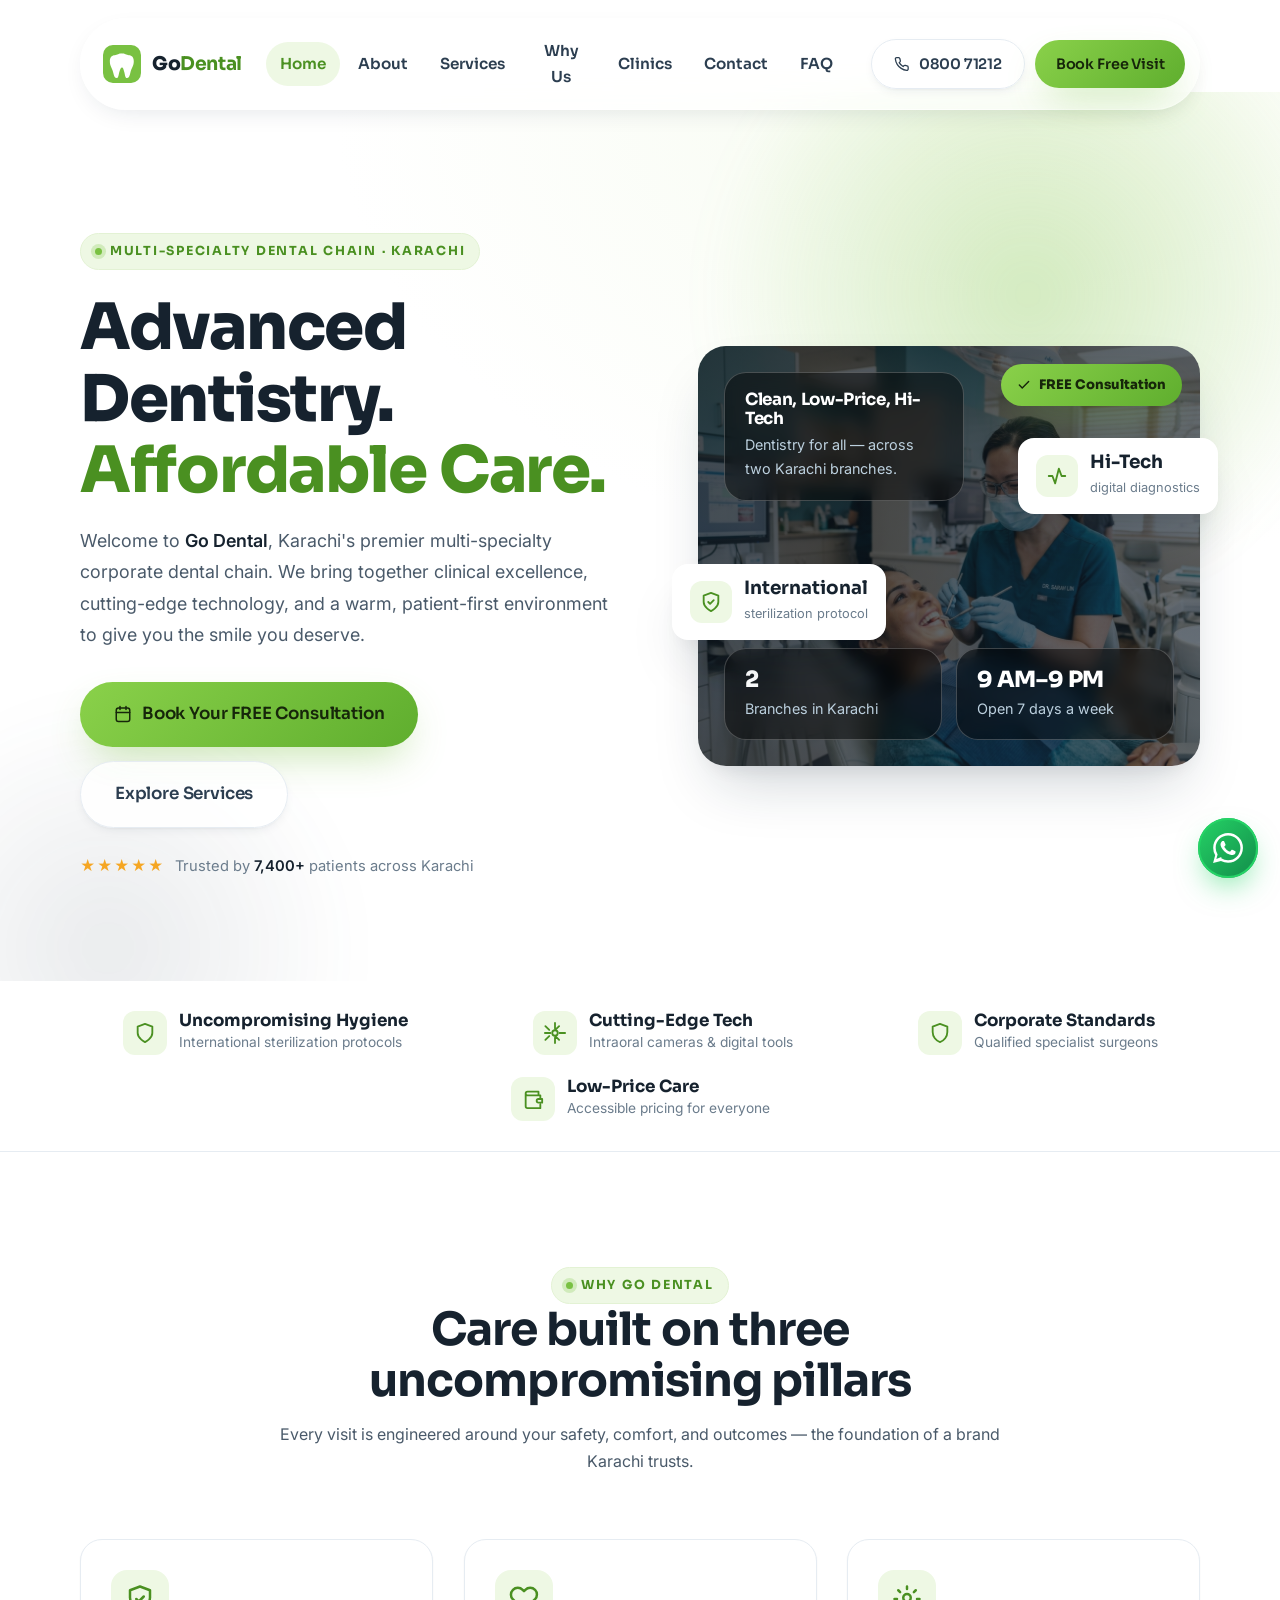
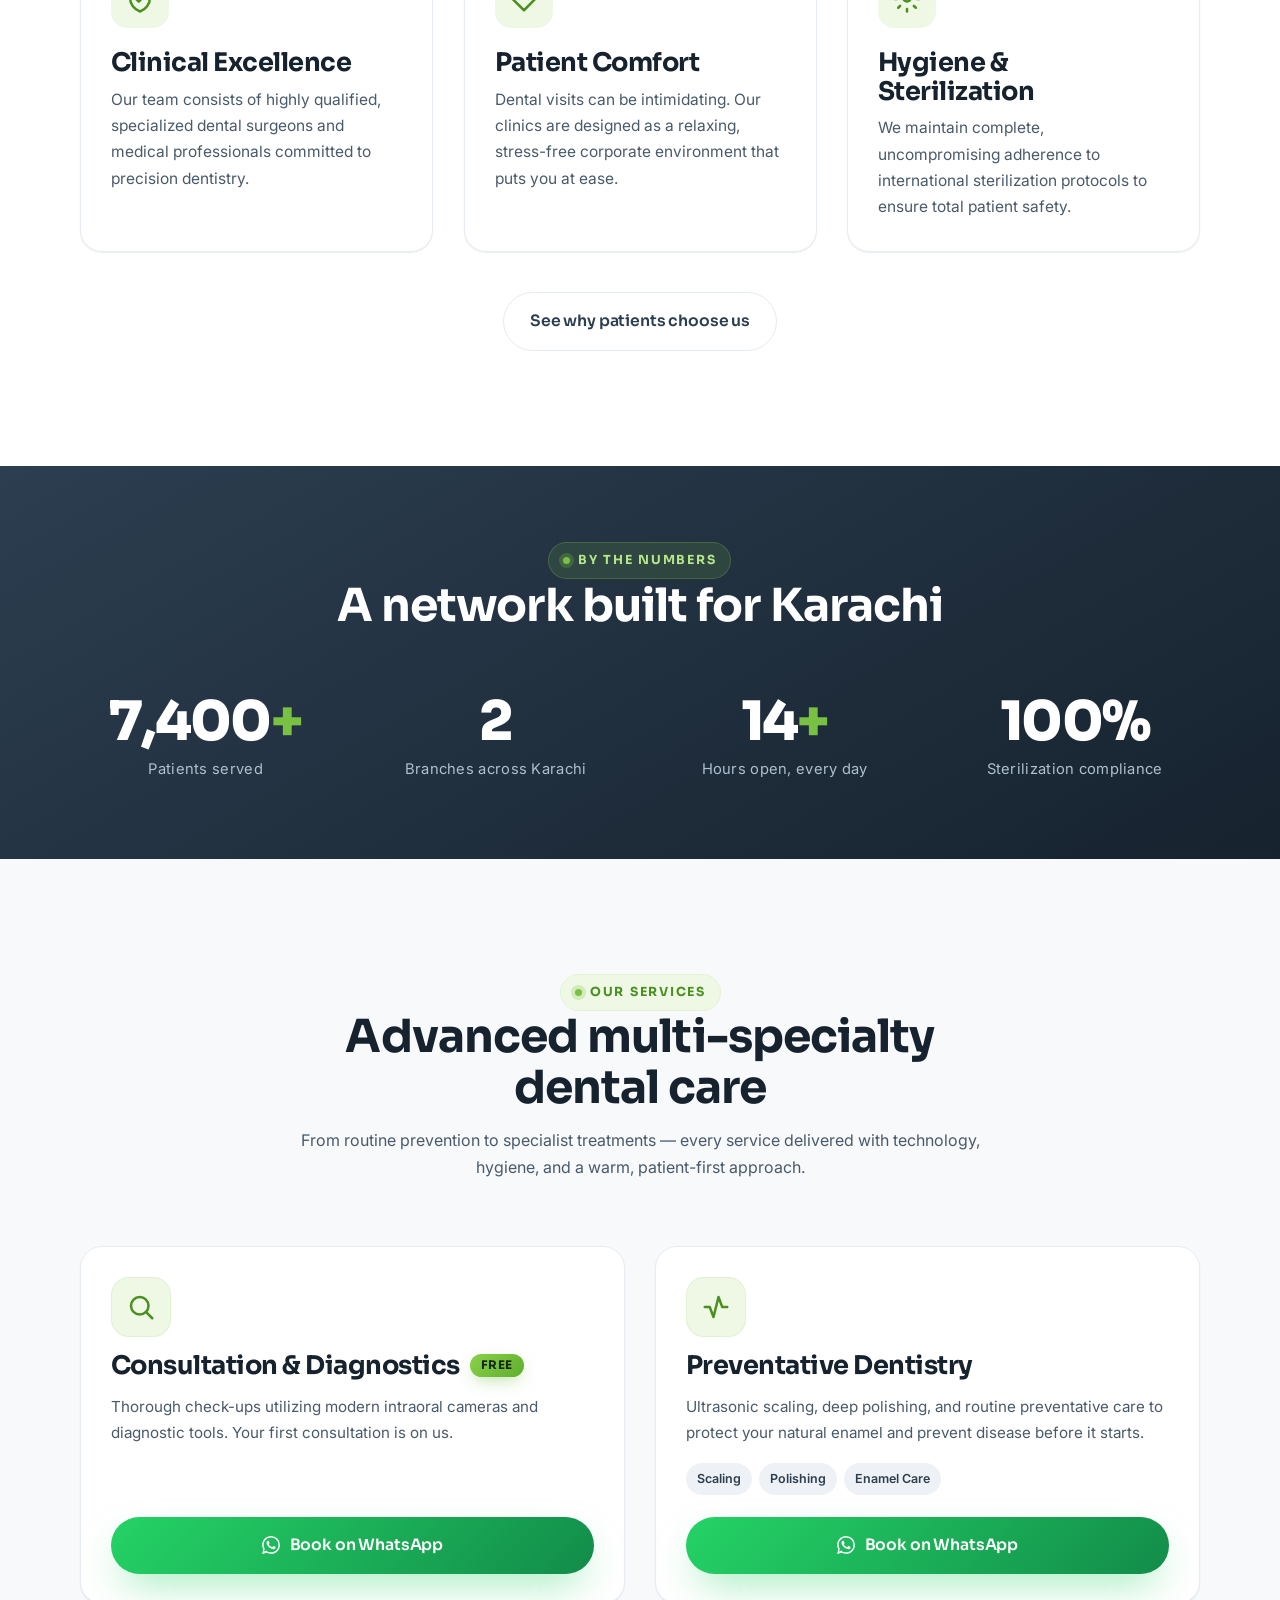
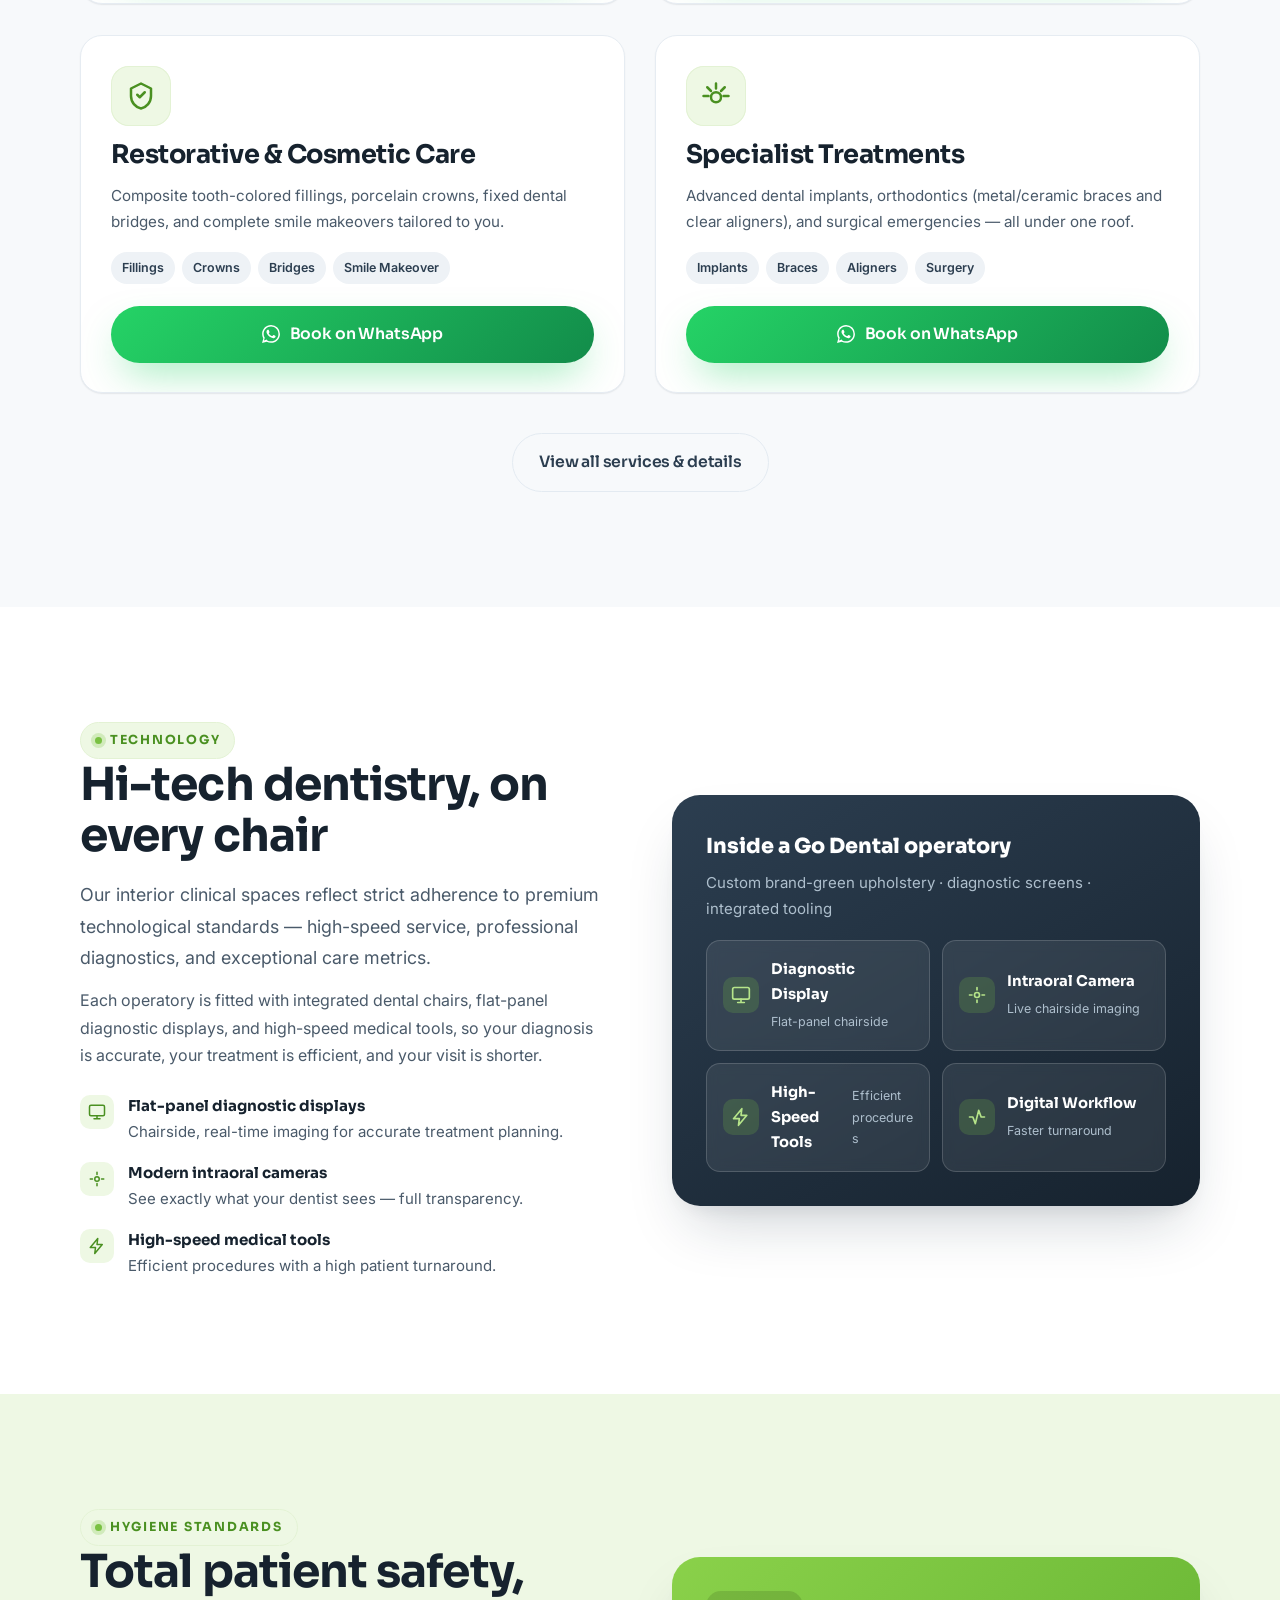
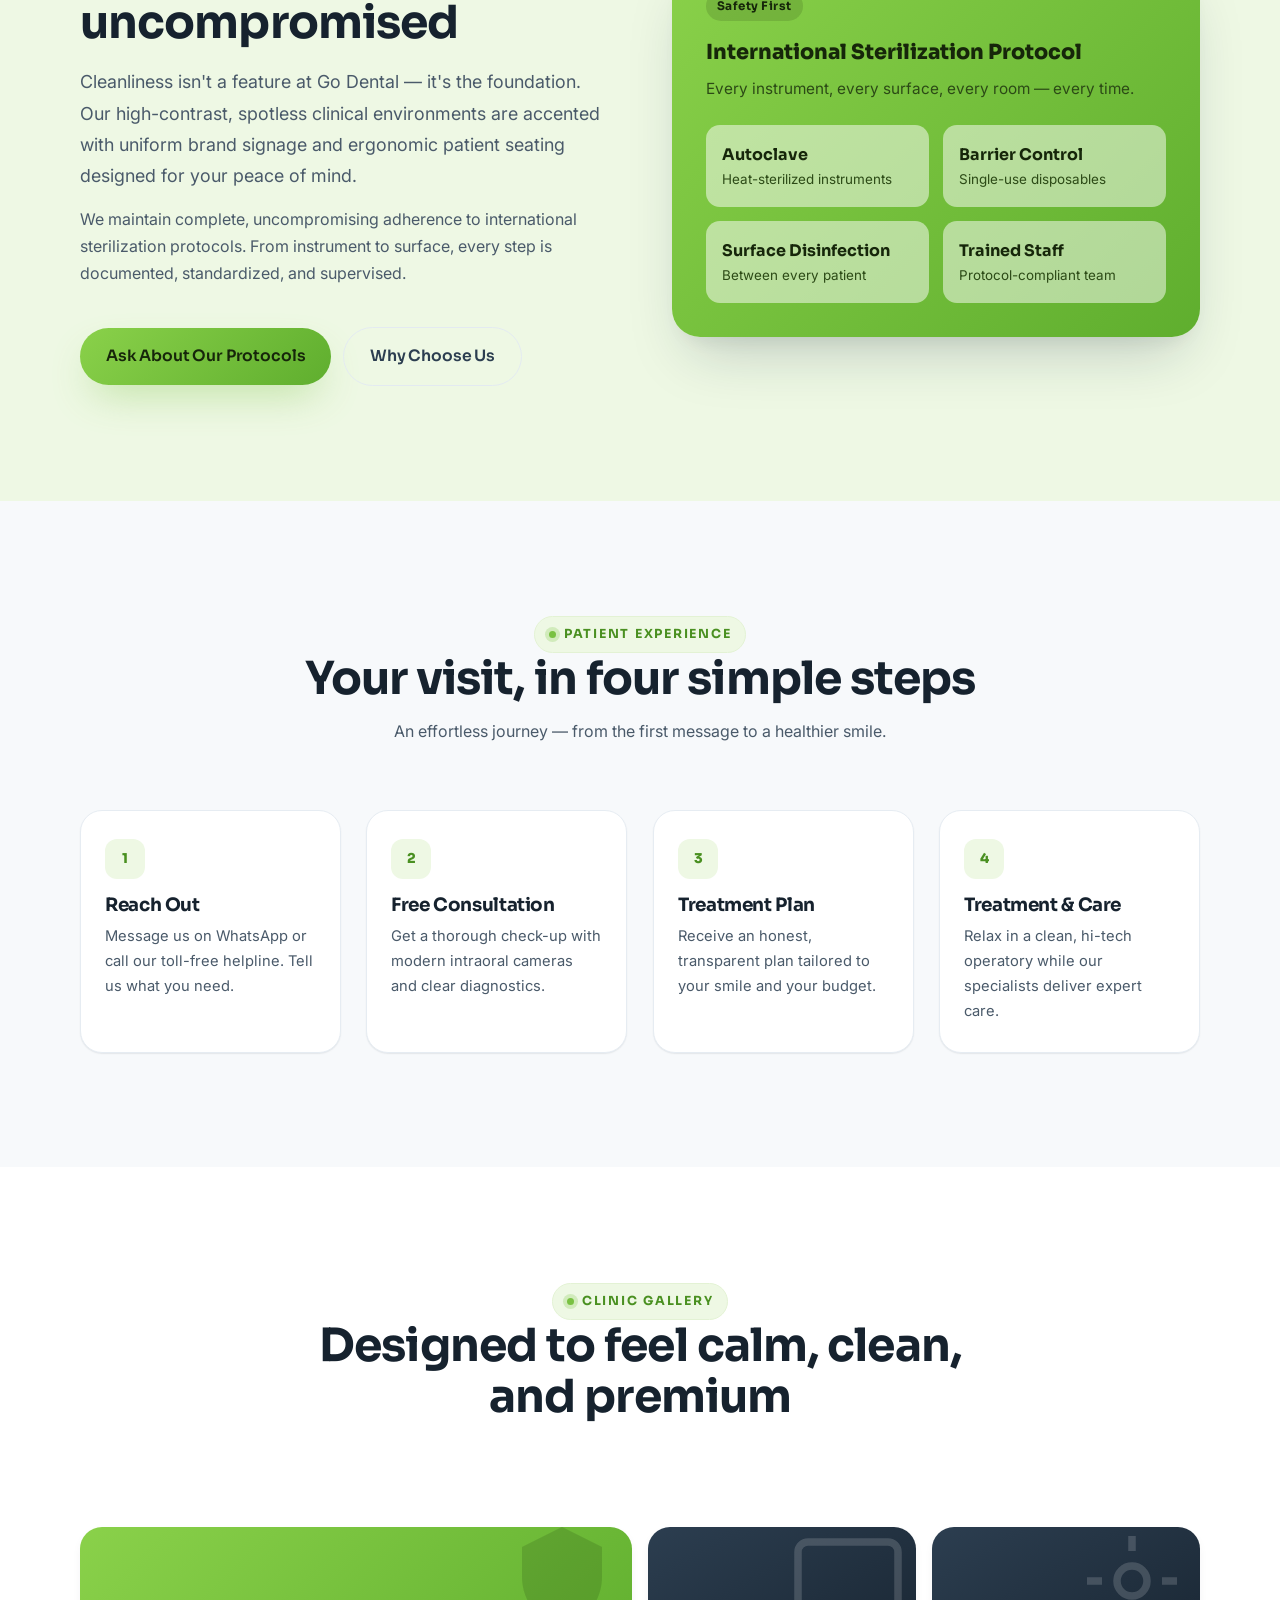
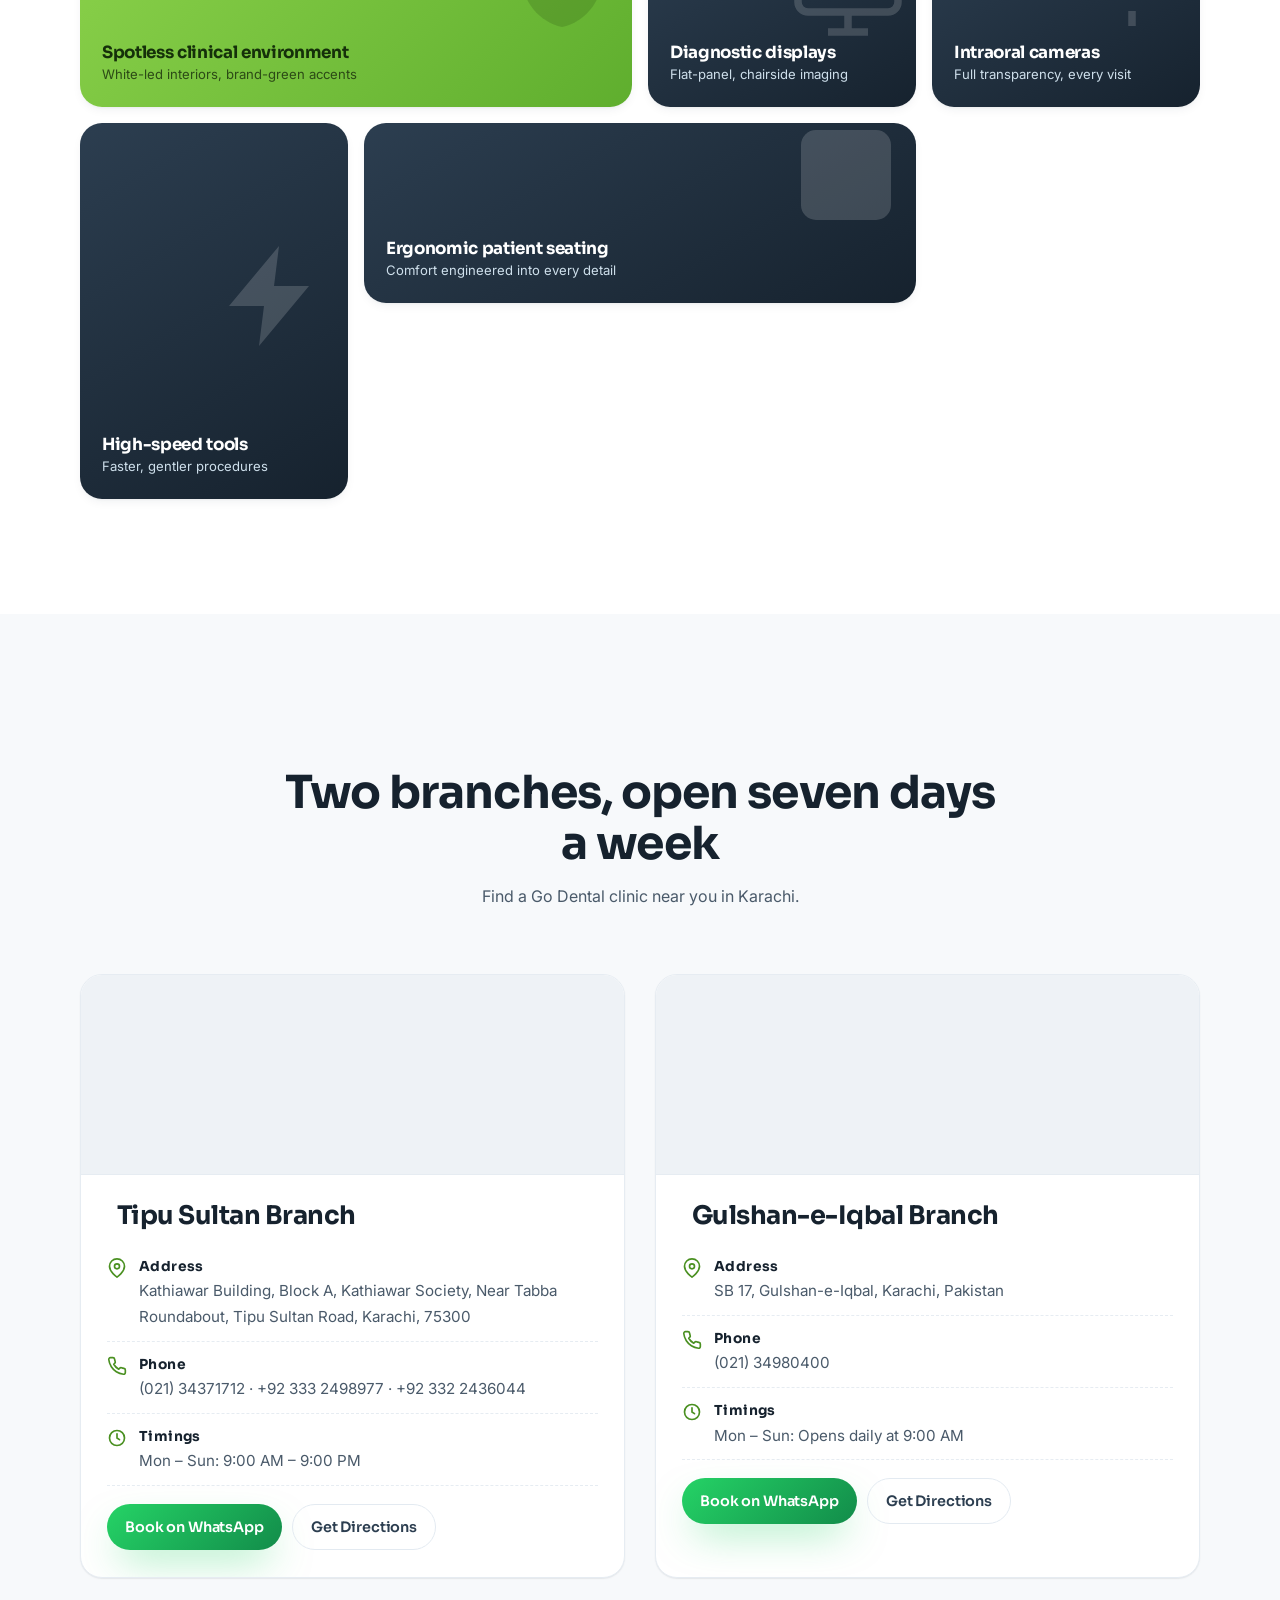
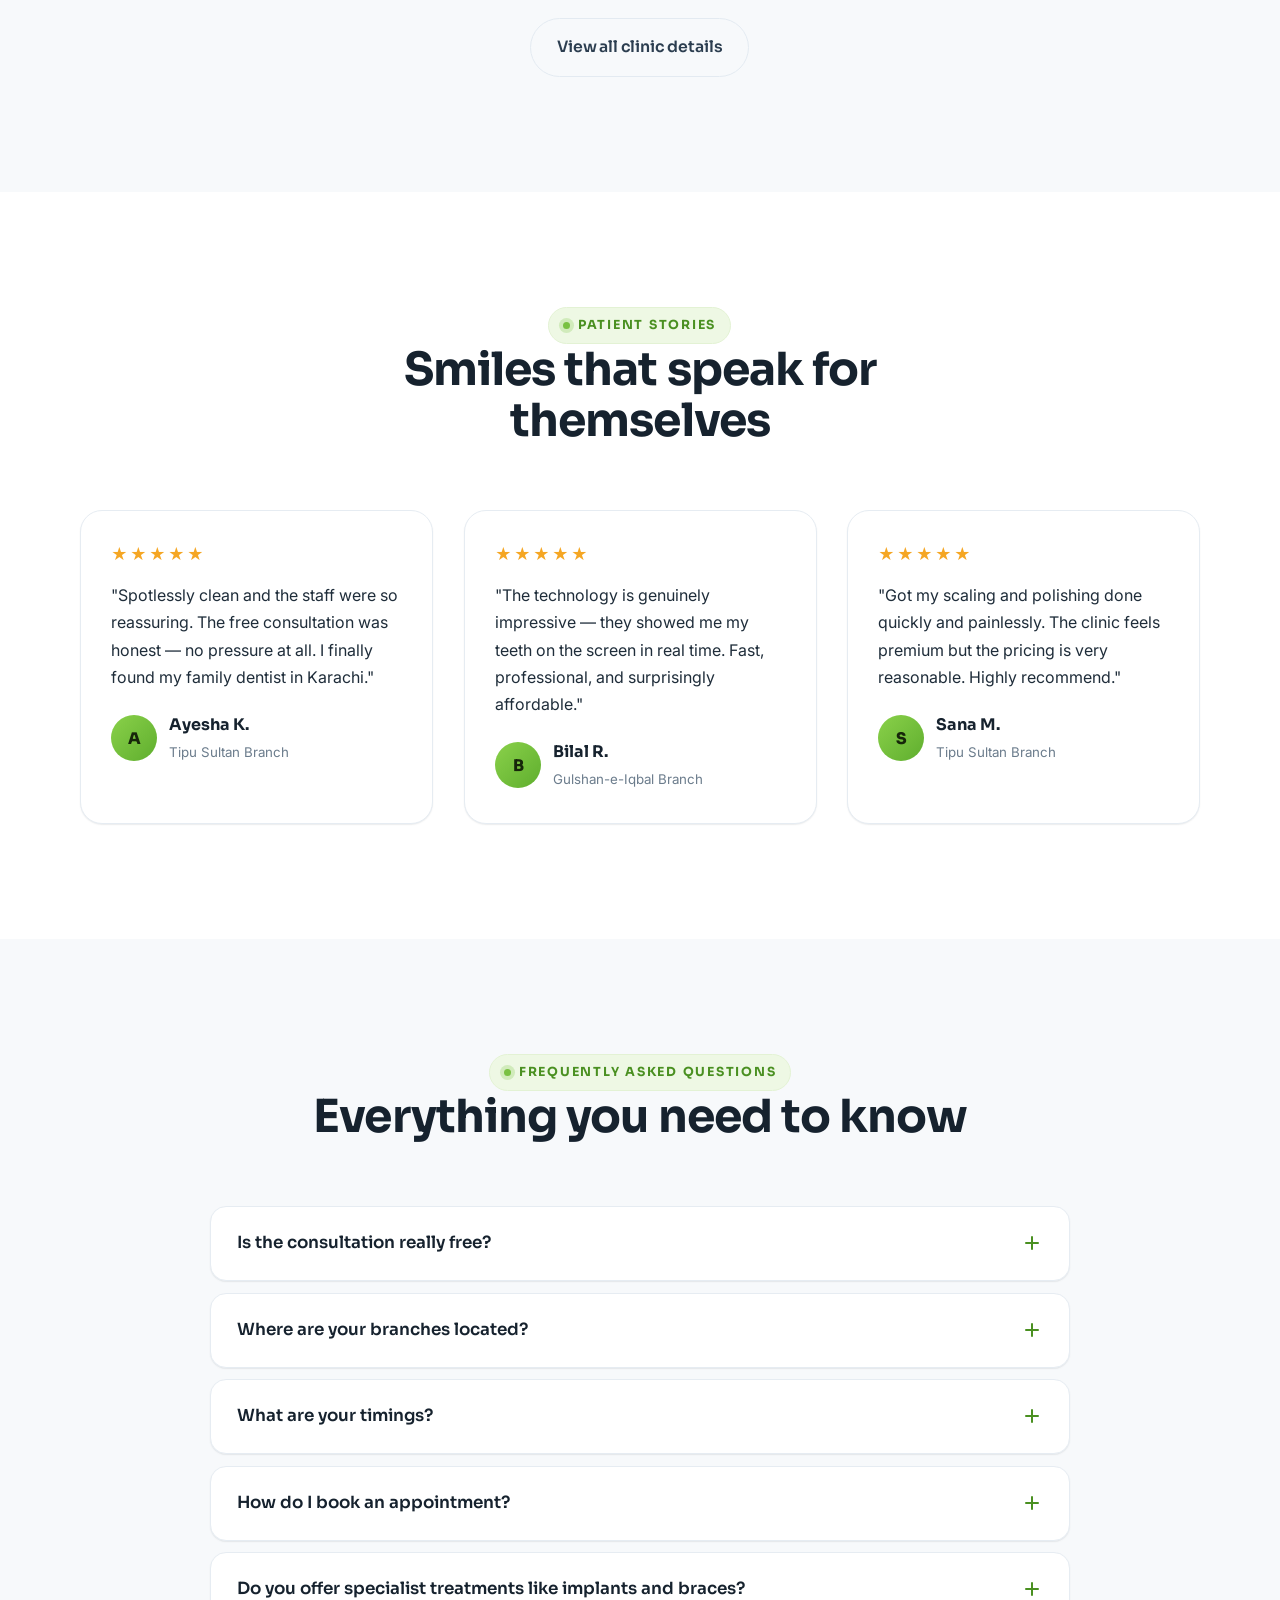
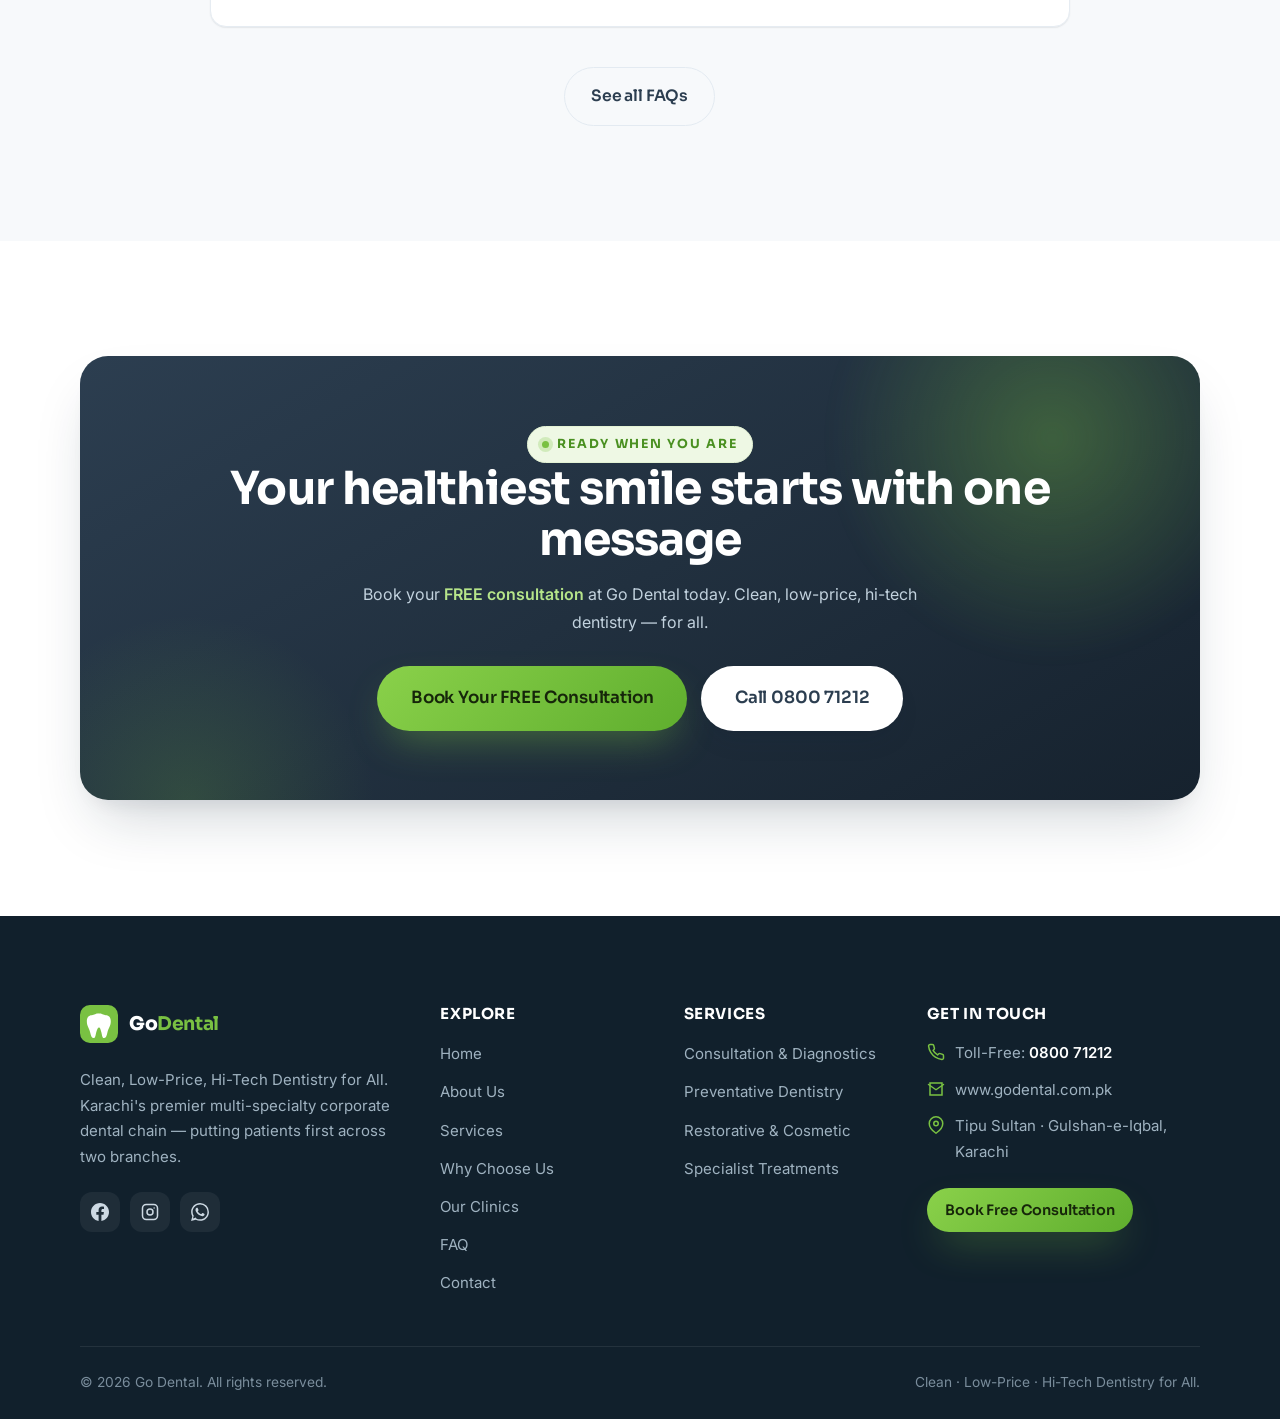
<file: index.html>
<!DOCTYPE html>
<html lang="en">
<head>
  <meta charset="UTF-8">
  <meta name="viewport" content="width=device-width, initial-scale=1.0">
  <title>Go Dental | Clean, Low-Price, Hi-Tech Dentistry in Karachi</title>
  <meta name="description" content="Go Dental is Karachi's premier multi-specialty corporate dental chain. Clinical excellence, cutting-edge technology, and uncompromising hygiene. Book your FREE consultation today.">
  <meta name="keywords" content="dental clinic Karachi, dentist Karachi, dental implants, orthodontics, cosmetic dentistry, Go Dental, free consultation">
  <meta name="author" content="Go Dental">
  <meta name="theme-color" content="#79c142">
  <link rel="canonical" href="https://www.godental.com.pk/">

  <!-- Open Graph -->
  <meta property="og:type" content="website">
  <meta property="og:site_name" content="Go Dental">
  <meta property="og:title" content="Go Dental | Clean, Low-Price, Hi-Tech Dentistry in Karachi">
  <meta property="og:description" content="Karachi's premier multi-specialty corporate dental chain. Clinical excellence, cutting-edge technology, and uncompromising hygiene. Book your FREE consultation.">
  <meta property="og:url" content="https://www.godental.com.pk/">
  <meta property="og:locale" content="en_PK">

  <!-- Twitter -->
  <meta name="twitter:card" content="summary_large_image">
  <meta name="twitter:title" content="Go Dental | Clean, Low-Price, Hi-Tech Dentistry in Karachi">
  <meta name="twitter:description" content="Karachi's premier multi-specialty corporate dental chain. Book your FREE consultation today.">

  <!-- Fonts -->
  <link rel="preconnect" href="https://fonts.googleapis.com">
  <link rel="preconnect" href="https://fonts.gstatic.com" crossorigin>
  <link href="https://fonts.googleapis.com/css2?family=Inter:wght@400;500;600;700&family=Sora:wght@500;600;700;800&display=swap" rel="stylesheet">

  <link rel="stylesheet" href="assets/css/styles.css">

  <!-- Favicon (inline SVG tooth) -->
  <link rel="icon" href="data:image/svg+xml,%3Csvg xmlns='http://www.w3.org/2000/svg' viewBox='0 0 100 100'%3E%3Crect width='100' height='100' rx='24' fill='%2379c142'/%3E%3Cpath d='M50 22c-9 0-12 5-19 5-8 0-13 6-13 16 0 13 6 17 9 30 2 9 4 14 9 14s5-9 7-16 4-12 7-12 4 5 6 12 2 16 7 16 7-5 9-14c3-13 9-17 9-30 0-10-5-16-13-16-7 0-10-5-19-5z' fill='%23ffffff'/%3E%3C/svg%3E">

  <!-- Schema: Dentist -->
  <script type="application/ld+json">
  {
    "@context": "https://schema.org",
    "@type": "Dentist",
    "name": "Go Dental",
    "description": "Multi-specialty corporate dental chain in Karachi offering clean, low-price, hi-tech dentistry for all.",
    "url": "https://www.godental.com.pk/",
    "image": "https://www.godental.com.pk/assets/img/og-image.jpg",
    "telephone": "+92-333-2498977",
    "priceRange": "$$",
    "slogan": "Clean, Low-Price, Hi-Tech Dentistry for All.",
    "areaServed": "Karachi, Pakistan",
    "address": [
      { "@type": "PostalAddress", "name": "Tipu Sultan Branch", "streetAddress": "Kathiawar Building, Block A, Kathiawar Society, Near Tabba Roundabout, Tipu Sultan Road", "addressLocality": "Karachi", "postalCode": "75300", "addressCountry": "PK" },
      { "@type": "PostalAddress", "name": "Gulshan-e-Iqbal Branch", "streetAddress": "SB 17, Gulshan-e-Iqbal", "addressLocality": "Karachi", "addressCountry": "PK" }
    ],
    "openingHoursSpecification": [{ "@type": "OpeningHoursSpecification", "dayOfWeek": ["Monday","Tuesday","Wednesday","Thursday","Friday","Saturday","Sunday"], "opens": "09:00", "closes": "21:00" }],
    "sameAs": ["https://www.facebook.com/godentalpk", "https://www.instagram.com/godentalpk"]
  }
  </script>
</head>
<body>
  <a href="#main" class="skip-link">Skip to content</a>

  <!-- =========================== NAV =========================== -->
  <header class="nav">
    <div class="container">
      <nav class="nav__inner" aria-label="Primary">
        <a href="index.html" class="brand" aria-label="Go Dental home">
          <span class="brand__mark" aria-hidden="true">
            <svg viewBox="0 0 100 100"><rect width="100" height="100" rx="26" fill="#79c142"/><path d="M50 22c-9 0-12 5-19 5-8 0-13 6-13 16 0 13 6 17 9 30 2 9 4 14 9 14s5-9 7-16 4-12 7-12 4 5 6 12 2 16 7 16 7-5 9-14c3-13 9-17 9-30 0-10-5-16-13-16-7 0-10-5-19-5z" fill="#fff"/></svg>
          </span>
          <span>Go<b>Dental</b></span>
        </a>
        <ul class="nav__links">
          <li><a href="index.html">Home</a></li>
          <li><a href="about.html">About</a></li>
          <li><a href="services.html">Services</a></li>
          <li><a href="why-choose-us.html">Why Us</a></li>
          <li><a href="clinics.html">Clinics</a></li>
          <li><a href="contact.html">Contact</a></li>
          <li><a href="faq.html">FAQ</a></li>
        </ul>
        <div class="nav__cta">
          <a href="tel:080071212" class="btn btn--ghost btn--sm nav__book" aria-label="Call toll-free 0800 71212">
            <svg viewBox="0 0 24 24" fill="none" stroke="currentColor" stroke-width="2"><path d="M22 16.92v3a2 2 0 0 1-2.18 2 19.79 19.79 0 0 1-8.63-3.07 19.5 19.5 0 0 1-6-6 19.79 19.79 0 0 1-3.07-8.67A2 2 0 0 1 4.11 2h3a2 2 0 0 1 2 1.72c.13.96.36 1.9.7 2.81a2 2 0 0 1-.45 2.11L8.09 9.91a16 16 0 0 0 6 6l1.27-1.27a2 2 0 0 1 2.11-.45c.91.34 1.85.57 2.81.7A2 2 0 0 1 22 16.92z" stroke-linecap="round" stroke-linejoin="round"/></svg>
            0800 71212
          </a>
          <a href="#" class="btn btn--sm" data-wa="Hello Go Dental. I'd like to book a FREE consultation.">Book Free Visit</a>
          <button class="nav__toggle" aria-label="Open menu" aria-expanded="false"><span></span></button>
        </div>
      </nav>
    </div>
  </header>
  <div class="mobile-menu">
    <a href="index.html">Home</a>
    <a href="about.html">About</a>
    <a href="services.html">Services</a>
    <a href="why-choose-us.html">Why Choose Us</a>
    <a href="clinics.html">Our Clinics</a>
    <a href="contact.html">Contact</a>
    <a href="faq.html">FAQ</a>
    <a href="#" class="btn" data-wa="Hello Go Dental. I'd like to book a FREE consultation.">Book Free Consultation</a>
  </div>
  <div class="nav-spacer"></div>

  <main id="main">
    <!-- =========================== HERO =========================== -->
    <section class="hero">
      <div class="container">
        <div class="hero__grid">
          <div class="hero__copy">
            <span class="eyebrow reveal"><span class="dot"></span> Multi-Specialty Dental Chain · Karachi</span>
            <h1 class="hero__title reveal d1">Advanced Dentistry.<br><span class="accent">Affordable Care.</span></h1>
            <p class="lead hero__sub reveal d2">Welcome to <strong>Go Dental</strong>, Karachi's premier multi-specialty corporate dental chain. We bring together clinical excellence, cutting-edge technology, and a warm, patient-first environment to give you the smile you deserve.</p>
            <div class="hero__actions reveal d3">
              <a href="#" class="btn btn--lg" data-wa="Hello Go Dental. I'd like to book a FREE consultation.">
                <svg viewBox="0 0 24 24" fill="none" stroke="currentColor" stroke-width="2"><rect x="3" y="4" width="18" height="18" rx="3"/><path d="M16 2v4M8 2v4M3 10h18" stroke-linecap="round"/></svg>
                Book Your FREE Consultation
              </a>
              <a href="services.html" class="btn btn--ghost btn--lg">Explore Services</a>
            </div>
            <div class="hero__micro reveal d4">
              <span class="stars" aria-hidden="true">★★★★★</span>
              <span>Trusted by <strong>7,400+</strong> patients across Karachi</span>
            </div>
          </div>

          <div class="hero__visual reveal from-right d2">
            <div class="hero__card" style="background: linear-gradient(135deg, rgba(10, 18, 26, 0.75) 0%, rgba(22, 34, 46, 0.6) 100%), url('assets/img/hero-dental.png') center/cover no-repeat; border: none;">
              <span class="hero__badge">
                <svg viewBox="0 0 24 24" fill="none" stroke="currentColor" stroke-width="2.4" width="14" height="14"><path d="M20 6 9 17l-5-5" stroke-linecap="round" stroke-linejoin="round"/></svg>
                FREE Consultation
              </span>
              <div class="hero__card-top">
                <div class="glass" style="max-width:240px; background: rgba(0,0,0,.45); border-color: rgba(255,255,255,.22);">
                  <h4>Clean, Low-Price, Hi-Tech</h4>
                  <p>Dentistry for all — across two Karachi branches.</p>
                </div>
              </div>
              <div class="hero__card-bot">
                <div class="glass" style="background: rgba(0,0,0,.45); border-color: rgba(255,255,255,.22);">
                  <h4 style="font-size:1.4rem;font-weight:800">2</h4>
                  <p>Branches in Karachi</p>
                </div>
                <div class="glass" style="background: rgba(0,0,0,.45); border-color: rgba(255,255,255,.22);">
                  <h4 style="font-size:1.4rem;font-weight:800">9 AM–9 PM</h4>
                  <p>Open 7 days a week</p>
                </div>
              </div>
            </div>

            <div class="float-chip float-chip--1">
              <span class="ic"><svg viewBox="0 0 24 24" fill="none" stroke="currentColor" stroke-width="2"><path d="M12 22s8-4 8-10V5l-8-3-8 3v7c0 6 8 10 8 10z" stroke-linecap="round" stroke-linejoin="round"/><path d="m9 12 2 2 4-4" stroke-linecap="round" stroke-linejoin="round"/></svg></span>
              <span><b>International</b><small>sterilization protocol</small></span>
            </div>
            <div class="float-chip float-chip--2">
              <span class="ic"><svg viewBox="0 0 24 24" fill="none" stroke="currentColor" stroke-width="2"><path d="M3 12h4l3 8 4-16 3 8h4" stroke-linecap="round" stroke-linejoin="round"/></svg></span>
              <span><b>Hi-Tech</b><small>digital diagnostics</small></span>
            </div>
          </div>
        </div>
      </div>
    </section>

    <!-- =========================== TRUST STRIP =========================== -->
    <section class="trust">
      <div class="container">
        <div class="trust__row">
          <div class="trust__item reveal">
            <span class="ic"><svg viewBox="0 0 24 24" fill="none" stroke="currentColor" stroke-width="2"><path d="M12 22s8-4 8-10V5l-8-3-8 3v7c0 6 8 10 8 10z" stroke-linecap="round" stroke-linejoin="round"/></svg></span>
            <span><b>Uncompromising Hygiene</b><span>International sterilization protocols</span></span>
          </div>
          <div class="trust__item reveal d1">
            <span class="ic"><svg viewBox="0 0 24 24" fill="none" stroke="currentColor" stroke-width="2"><circle cx="12" cy="12" r="3"/><path d="M12 1v6m0 10v6m11-11h-6M7 12H1m15.5-7.5-4.2 4.2m-6.6 6.6-4.2 4.2m0-15 4.2 4.2m6.6 6.6 4.2 4.2" stroke-linecap="round"/></svg></span>
            <span><b>Cutting-Edge Tech</b><span>Intraoral cameras & digital tools</span></span>
          </div>
          <div class="trust__item reveal d2">
            <span class="ic"><svg viewBox="0 0 24 24" fill="none" stroke="currentColor" stroke-width="2"><path d="M12 2 4 5v6c0 5 3.5 9.5 8 11 4.5-1.5 8-6 8-11V5l-8-3z" stroke-linecap="round" stroke-linejoin="round"/></svg></span>
            <span><b>Corporate Standards</b><span>Qualified specialist surgeons</span></span>
          </div>
          <div class="trust__item reveal d3">
            <span class="ic"><svg viewBox="0 0 24 24" fill="none" stroke="currentColor" stroke-width="2"><path d="M20 12V8H6a2 2 0 0 1 0-4h12v4M4 6v14a2 2 0 0 0 2 2h14v-4M18 12a2 2 0 0 0 0 4h4v-4z" stroke-linecap="round" stroke-linejoin="round"/></svg></span>
            <span><b>Low-Price Care</b><span>Accessible pricing for everyone</span></span>
          </div>
        </div>
      </div>
    </section>

    <!-- =========================== WHY GO DENTAL =========================== -->
    <section class="section" id="why">
      <div class="container">
        <div class="section-head">
          <span class="eyebrow reveal"><span class="dot"></span> Why Go Dental</span>
          <h2 class="reveal d1">Care built on three uncompromising pillars</h2>
          <p class="reveal d2">Every visit is engineered around your safety, comfort, and outcomes — the foundation of a brand Karachi trusts.</p>
        </div>
        <div class="grid grid-3">
          <article class="card reveal">
            <div class="card__icon"><svg viewBox="0 0 24 24" fill="none" stroke="currentColor" stroke-width="2"><path d="M12 2 4 5v6c0 5 3.5 9.5 8 11 4.5-1.5 8-6 8-11V5l-8-3z" stroke-linecap="round" stroke-linejoin="round"/><path d="m9 12 2 2 4-4" stroke-linecap="round" stroke-linejoin="round"/></svg></div>
            <h3>Clinical Excellence</h3>
            <p>Our team consists of highly qualified, specialized dental surgeons and medical professionals committed to precision dentistry.</p>
          </article>
          <article class="card reveal d1">
            <div class="card__icon"><svg viewBox="0 0 24 24" fill="none" stroke="currentColor" stroke-width="2"><path d="M20.84 4.61a5.5 5.5 0 0 0-7.78 0L12 5.67l-1.06-1.06a5.5 5.5 0 1 0-7.78 7.78L12 21l8.84-8.84a5.5 5.5 0 0 0 0-7.55z" stroke-linecap="round" stroke-linejoin="round"/></svg></div>
            <h3>Patient Comfort</h3>
            <p>Dental visits can be intimidating. Our clinics are designed as a relaxing, stress-free corporate environment that puts you at ease.</p>
          </article>
          <article class="card reveal d2">
            <div class="card__icon"><svg viewBox="0 0 24 24" fill="none" stroke="currentColor" stroke-width="2"><path d="M9 11a3 3 0 1 0 6 0 3 3 0 0 0-6 0z"/><path d="M12 2v2m0 16v2M2 12h2m16 0h2M5 5l1.5 1.5M17.5 17.5 19 19M19 5l-1.5 1.5M6.5 17.5 5 19" stroke-linecap="round"/></svg></div>
            <h3>Hygiene & Sterilization</h3>
            <p>We maintain complete, uncompromising adherence to international sterilization protocols to ensure total patient safety.</p>
          </article>
        </div>
        <div class="cluster cluster--center mt-l"><a href="why-choose-us.html" class="btn btn--outline">See why patients choose us</a></div>
      </div>
    </section>

    <!-- =========================== STATS BAND =========================== -->
    <section class="section section--navy section--tight">
      <div class="container">
        <div class="section-head">
          <span class="eyebrow reveal"><span class="dot"></span> By the Numbers</span>
          <h2 class="reveal d1">A network built for Karachi</h2>
        </div>
        <div class="stats">
          <div class="stat reveal">
            <div class="stat__num"><span data-count="7400">0</span><span class="suffix">+</span></div>
            <div class="stat__label">Patients served</div>
          </div>
          <div class="stat reveal d1">
            <div class="stat__num"><span data-count="2">0</span></div>
            <div class="stat__label">Branches across Karachi</div>
          </div>
          <div class="stat reveal d2">
            <div class="stat__num"><span data-count="14">0</span><span class="suffix">+</span></div>
            <div class="stat__label">Hours open, every day</div>
          </div>
          <div class="stat reveal d3">
            <div class="stat__num"><span data-count="100" data-suffix="%">0</span></div>
            <div class="stat__label">Sterilization compliance</div>
          </div>
        </div>
      </div>
    </section>

    <!-- =========================== SERVICES PREVIEW =========================== -->
    <section class="section section--mist" id="services">
      <div class="container">
        <div class="section-head">
          <span class="eyebrow reveal"><span class="dot"></span> Our Services</span>
          <h2 class="reveal d1">Advanced multi-specialty dental care</h2>
          <p class="reveal d2">From routine prevention to specialist treatments — every service delivered with technology, hygiene, and a warm, patient-first approach.</p>
        </div>

        <div class="grid grid-2">
          <!-- Consultation -->
          <article class="svc reveal">
            <div class="svc__icon"><svg viewBox="0 0 24 24" fill="none" stroke="currentColor" stroke-width="2"><circle cx="11" cy="11" r="7"/><path d="m21 21-4.3-4.3" stroke-linecap="round"/></svg></div>
            <h3>Consultation &amp; Diagnostics <span class="pill pill--free">FREE</span></h3>
            <p class="svc__desc">Thorough check-ups utilizing modern intraoral cameras and diagnostic tools. Your first consultation is on us.</p>
            <div class="svc__actions">
              <a href="#" class="btn btn--wa btn--block" data-wa="Hello Go Dental. I'd like to book a FREE consultation.">
                <svg viewBox="0 0 24 24" fill="currentColor"><path d="M.057 24l1.687-6.163a11.867 11.867 0 0 1-1.587-5.946C.16 5.335 5.495 0 12.05 0a11.82 11.82 0 0 1 8.413 3.488 11.82 11.82 0 0 1 3.48 8.414c-.003 6.557-5.338 11.892-11.893 11.892a11.9 11.9 0 0 1-5.688-1.448L.057 24zm6.597-3.807c1.676.995 3.276 1.591 5.392 1.592 5.448 0 9.886-4.434 9.889-9.885.002-5.462-4.415-9.89-9.881-9.892-5.452 0-9.887 4.434-9.889 9.884a9.86 9.86 0 0 0 1.51 5.26l-.999 3.648 3.978-1.607zm11.387-5.464c-.074-.124-.272-.198-.57-.347-.297-.149-1.758-.868-2.031-.967-.272-.099-.47-.149-.669.149-.198.297-.768.967-.941 1.165-.173.198-.347.223-.644.074-.297-.149-1.255-.462-2.39-1.475-.883-.788-1.48-1.761-1.653-2.059-.173-.297-.018-.458.13-.606.134-.133.297-.347.446-.521.151-.172.2-.296.3-.495.099-.198.05-.372-.025-.521-.075-.148-.669-1.611-.916-2.206-.242-.579-.487-.501-.669-.51l-.57-.01c-.198 0-.52.074-.792.372s-1.04 1.016-1.04 2.479 1.065 2.876 1.213 3.074c.149.198 2.095 3.2 5.076 4.487.709.306 1.263.489 1.694.626.712.226 1.36.194 1.872.118.571-.085 1.758-.719 2.006-1.413.248-.695.248-1.29.173-1.414z"/></svg>
                Book on WhatsApp
              </a>
            </div>
          </article>

          <!-- Preventative -->
          <article class="svc reveal d1">
            <div class="svc__icon"><svg viewBox="0 0 24 24" fill="none" stroke="currentColor" stroke-width="2"><path d="M3 12h4l3 8 4-16 3 8h4" stroke-linecap="round" stroke-linejoin="round"/></svg></div>
            <h3>Preventative Dentistry</h3>
            <p class="svc__desc">Ultrasonic scaling, deep polishing, and routine preventative care to protect your natural enamel and prevent disease before it starts.</p>
            <div class="svc__inclusions"><span class="tag">Scaling</span><span class="tag">Polishing</span><span class="tag">Enamel Care</span></div>
            <div class="svc__actions">
              <a href="#" class="btn btn--wa btn--block" data-wa="Hello Go Dental. I'd like to book a Preventative Dentistry appointment.">
                <svg viewBox="0 0 24 24" fill="currentColor"><path d="M.057 24l1.687-6.163a11.867 11.867 0 0 1-1.587-5.946C.16 5.335 5.495 0 12.05 0a11.82 11.82 0 0 1 8.413 3.488 11.82 11.82 0 0 1 3.48 8.414c-.003 6.557-5.338 11.892-11.893 11.892a11.9 11.9 0 0 1-5.688-1.448L.057 24zm6.597-3.807c1.676.995 3.276 1.591 5.392 1.592 5.448 0 9.886-4.434 9.889-9.885.002-5.462-4.415-9.89-9.881-9.892-5.452 0-9.887 4.434-9.889 9.884a9.86 9.86 0 0 0 1.51 5.26l-.999 3.648 3.978-1.607zm11.387-5.464c-.074-.124-.272-.198-.57-.347-.297-.149-1.758-.868-2.031-.967-.272-.099-.47-.149-.669.149-.198.297-.768.967-.941 1.165-.173.198-.347.223-.644.074-.297-.149-1.255-.462-2.39-1.475-.883-.788-1.48-1.761-1.653-2.059-.173-.297-.018-.458.13-.606.134-.133.297-.347.446-.521.151-.172.2-.296.3-.495.099-.198.05-.372-.025-.521-.075-.148-.669-1.611-.916-2.206-.242-.579-.487-.501-.669-.51l-.57-.01c-.198 0-.52.074-.792.372s-1.04 1.016-1.04 2.479 1.065 2.876 1.213 3.074c.149.198 2.095 3.2 5.076 4.487.709.306 1.263.489 1.694.626.712.226 1.36.194 1.872.118.571-.085 1.758-.719 2.006-1.413.248-.695.248-1.29.173-1.414z"/></svg>
                Book on WhatsApp
              </a>
            </div>
          </article>

          <!-- Restorative & Cosmetic -->
          <article class="svc reveal">
            <div class="svc__icon"><svg viewBox="0 0 24 24" fill="none" stroke="currentColor" stroke-width="2"><path d="M12 2 4 6v6c0 5 3.5 9 8 10 4.5-1 8-5 8-10V6l-8-4z" stroke-linecap="round" stroke-linejoin="round"/><path d="m9 11 2 2 4-4" stroke-linecap="round" stroke-linejoin="round"/></svg></div>
            <h3>Restorative &amp; Cosmetic Care</h3>
            <p class="svc__desc">Composite tooth-colored fillings, porcelain crowns, fixed dental bridges, and complete smile makeovers tailored to you.</p>
            <div class="svc__inclusions"><span class="tag">Fillings</span><span class="tag">Crowns</span><span class="tag">Bridges</span><span class="tag">Smile Makeover</span></div>
            <div class="svc__actions">
              <a href="#" class="btn btn--wa btn--block" data-wa="Hello Go Dental. I'd like to inquire about Cosmetic Dentistry.">
                <svg viewBox="0 0 24 24" fill="currentColor"><path d="M.057 24l1.687-6.163a11.867 11.867 0 0 1-1.587-5.946C.16 5.335 5.495 0 12.05 0a11.82 11.82 0 0 1 8.413 3.488 11.82 11.82 0 0 1 3.48 8.414c-.003 6.557-5.338 11.892-11.893 11.892a11.9 11.9 0 0 1-5.688-1.448L.057 24zm6.597-3.807c1.676.995 3.276 1.591 5.392 1.592 5.448 0 9.886-4.434 9.889-9.885.002-5.462-4.415-9.89-9.881-9.892-5.452 0-9.887 4.434-9.889 9.884a9.86 9.86 0 0 0 1.51 5.26l-.999 3.648 3.978-1.607zm11.387-5.464c-.074-.124-.272-.198-.57-.347-.297-.149-1.758-.868-2.031-.967-.272-.099-.47-.149-.669.149-.198.297-.768.967-.941 1.165-.173.198-.347.223-.644.074-.297-.149-1.255-.462-2.39-1.475-.883-.788-1.48-1.761-1.653-2.059-.173-.297-.018-.458.13-.606.134-.133.297-.347.446-.521.151-.172.2-.296.3-.495.099-.198.05-.372-.025-.521-.075-.148-.669-1.611-.916-2.206-.242-.579-.487-.501-.669-.51l-.57-.01c-.198 0-.52.074-.792.372s-1.04 1.016-1.04 2.479 1.065 2.876 1.213 3.074c.149.198 2.095 3.2 5.076 4.487.709.306 1.263.489 1.694.626.712.226 1.36.194 1.872.118.571-.085 1.758-.719 2.006-1.413.248-.695.248-1.29.173-1.414z"/></svg>
                Book on WhatsApp
              </a>
            </div>
          </article>

          <!-- Specialist -->
          <article class="svc reveal d1">
            <div class="svc__icon"><svg viewBox="0 0 24 24" fill="none" stroke="currentColor" stroke-width="2"><path d="M12 2v4M5 5l3 3M2 12h4M19 5l-3 3M22 12h-4" stroke-linecap="round"/><circle cx="12" cy="13" r="4"/></svg></div>
            <h3>Specialist Treatments</h3>
            <p class="svc__desc">Advanced dental implants, orthodontics (metal/ceramic braces and clear aligners), and surgical emergencies — all under one roof.</p>
            <div class="svc__inclusions"><span class="tag">Implants</span><span class="tag">Braces</span><span class="tag">Aligners</span><span class="tag">Surgery</span></div>
            <div class="svc__actions">
              <a href="#" class="btn btn--wa btn--block" data-wa="Hello Go Dental. I'm interested in Dental Implants.">
                <svg viewBox="0 0 24 24" fill="currentColor"><path d="M.057 24l1.687-6.163a11.867 11.867 0 0 1-1.587-5.946C.16 5.335 5.495 0 12.05 0a11.82 11.82 0 0 1 8.413 3.488 11.82 11.82 0 0 1 3.48 8.414c-.003 6.557-5.338 11.892-11.893 11.892a11.9 11.9 0 0 1-5.688-1.448L.057 24zm6.597-3.807c1.676.995 3.276 1.591 5.392 1.592 5.448 0 9.886-4.434 9.889-9.885.002-5.462-4.415-9.89-9.881-9.892-5.452 0-9.887 4.434-9.889 9.884a9.86 9.86 0 0 0 1.51 5.26l-.999 3.648 3.978-1.607zm11.387-5.464c-.074-.124-.272-.198-.57-.347-.297-.149-1.758-.868-2.031-.967-.272-.099-.47-.149-.669.149-.198.297-.768.967-.941 1.165-.173.198-.347.223-.644.074-.297-.149-1.255-.462-2.39-1.475-.883-.788-1.48-1.761-1.653-2.059-.173-.297-.018-.458.13-.606.134-.133.297-.347.446-.521.151-.172.2-.296.3-.495.099-.198.05-.372-.025-.521-.075-.148-.669-1.611-.916-2.206-.242-.579-.487-.501-.669-.51l-.57-.01c-.198 0-.52.074-.792.372s-1.04 1.016-1.04 2.479 1.065 2.876 1.213 3.074c.149.198 2.095 3.2 5.076 4.487.709.306 1.263.489 1.694.626.712.226 1.36.194 1.872.118.571-.085 1.758-.719 2.006-1.413.248-.695.248-1.29.173-1.414z"/></svg>
                Book on WhatsApp
              </a>
            </div>
          </article>
        </div>

        <div class="cluster cluster--center mt-l"><a href="services.html" class="btn btn--outline">View all services &amp; details</a></div>
      </div>
    </section>

    <!-- =========================== TECHNOLOGY =========================== -->
    <section class="section" id="technology">
      <div class="container">
        <div class="split">
          <div class="split__body reveal from-left">
            <span class="eyebrow"><span class="dot"></span> Technology</span>
            <h2>Hi-tech dentistry, on every chair</h2>
            <p class="lead">Our interior clinical spaces reflect strict adherence to premium technological standards — high-speed service, professional diagnostics, and exceptional care metrics.</p>
            <p>Each operatory is fitted with integrated dental chairs, flat-panel diagnostic displays, and high-speed medical tools, so your diagnosis is accurate, your treatment is efficient, and your visit is shorter.</p>
            <ul class="split__list">
              <li><span class="ic"><svg viewBox="0 0 24 24" fill="none" stroke="currentColor" stroke-width="2"><rect x="2" y="3" width="20" height="14" rx="2"/><path d="M8 21h8M12 17v4" stroke-linecap="round"/></svg></span><span><b>Flat-panel diagnostic displays</b>Chairside, real-time imaging for accurate treatment planning.</span></li>
              <li><span class="ic"><svg viewBox="0 0 24 24" fill="none" stroke="currentColor" stroke-width="2"><circle cx="12" cy="12" r="3"/><path d="M3 12h3m12 0h3M12 3v3m0 12v3" stroke-linecap="round"/></svg></span><span><b>Modern intraoral cameras</b>See exactly what your dentist sees — full transparency.</span></li>
              <li><span class="ic"><svg viewBox="0 0 24 24" fill="none" stroke="currentColor" stroke-width="2"><path d="M13 2 3 14h7l-1 8 10-12h-7l1-8z" stroke-linecap="round" stroke-linejoin="round"/></svg></span><span><b>High-speed medical tools</b>Efficient procedures with a high patient turnaround.</span></li>
            </ul>
          </div>
          <div class="split__media reveal from-right d2">
            <div class="panel">
              <div class="panel__title">Inside a Go Dental operatory</div>
              <p style="color:#aebfcd;font-size:.94rem;margin-bottom:18px">Custom brand-green upholstery · diagnostic screens · integrated tooling</p>
              <div class="techgrid">
                <div class="tg"><span class="ic"><svg viewBox="0 0 24 24" fill="none" stroke="currentColor" stroke-width="2"><rect x="2" y="3" width="20" height="14" rx="2"/><path d="M8 21h8M12 17v4" stroke-linecap="round"/></svg></span><span><b>Diagnostic Display</b><small>Flat-panel chairside</small></span></div>
                <div class="tg"><span class="ic"><svg viewBox="0 0 24 24" fill="none" stroke="currentColor" stroke-width="2"><circle cx="12" cy="12" r="3"/><path d="M3 12h3m12 0h3M12 3v3m0 12v3" stroke-linecap="round"/></svg></span><span><b>Intraoral Camera</b><small>Live chairside imaging</small></span></div>
                <div class="tg"><span class="ic"><svg viewBox="0 0 24 24" fill="none" stroke="currentColor" stroke-width="2"><path d="M13 2 3 14h7l-1 8 10-12h-7l1-8z" stroke-linecap="round" stroke-linejoin="round"/></svg></span><b>High-Speed Tools</b><small>Efficient procedures</small></div>
                <div class="tg"><span class="ic"><svg viewBox="0 0 24 24" fill="none" stroke="currentColor" stroke-width="2"><path d="M3 12h4l3 8 4-16 3 8h4" stroke-linecap="round" stroke-linejoin="round"/></svg></span><span><b>Digital Workflow</b><small>Faster turnaround</small></span></div>
              </div>
            </div>
          </div>
        </div>
      </div>
    </section>

    <!-- =========================== HYGIENE STANDARDS =========================== -->
    <section class="section section--tint" id="hygiene">
      <div class="container">
        <div class="split split--rev">
          <div class="split__media reveal from-left d2">
            <div class="panel panel--green">
              <span class="pill" style="background:rgba(22,38,10,.14);color:#16260a">Safety First</span>
              <div class="panel__title" style="margin-top:14px">International Sterilization Protocol</div>
              <p style="color:#2c4a16;font-size:.96rem;margin-top:6px">Every instrument, every surface, every room — every time.</p>
              <div class="grid grid-2" style="margin-top:22px;gap:14px">
                <div style="background:rgba(255,255,255,.5);border-radius:14px;padding:16px"><b style="font-family:var(--font-display);color:#16260a">Autoclave</b><div style="color:#2c4a16;font-size:.84rem">Heat-sterilized instruments</div></div>
                <div style="background:rgba(255,255,255,.5);border-radius:14px;padding:16px"><b style="font-family:var(--font-display);color:#16260a">Barrier Control</b><div style="color:#2c4a16;font-size:.84rem">Single-use disposables</div></div>
                <div style="background:rgba(255,255,255,.5);border-radius:14px;padding:16px"><b style="font-family:var(--font-display);color:#16260a">Surface Disinfection</b><div style="color:#2c4a16;font-size:.84rem">Between every patient</div></div>
                <div style="background:rgba(255,255,255,.5);border-radius:14px;padding:16px"><b style="font-family:var(--font-display);color:#16260a">Trained Staff</b><div style="color:#2c4a16;font-size:.84rem">Protocol-compliant team</div></div>
              </div>
            </div>
          </div>
          <div class="split__body reveal from-right">
            <span class="eyebrow"><span class="dot"></span> Hygiene Standards</span>
            <h2>Total patient safety, uncompromised</h2>
            <p class="lead">Cleanliness isn't a feature at Go Dental — it's the foundation. Our high-contrast, spotless clinical environments are accented with uniform brand signage and ergonomic patient seating designed for your peace of mind.</p>
            <p>We maintain complete, uncompromising adherence to international sterilization protocols. From instrument to surface, every step is documented, standardized, and supervised.</p>
            <div class="cluster mt-l">
              <a href="#" class="btn" data-wa="Hello Go Dental. I'd like to learn more about your sterilization and hygiene protocols.">Ask About Our Protocols</a>
              <a href="why-choose-us.html" class="btn btn--outline">Why Choose Us</a>
            </div>
          </div>
        </div>
      </div>
    </section>

    <!-- =========================== PATIENT EXPERIENCE / STEPS =========================== -->
    <section class="section section--mist" id="experience">
      <div class="container">
        <div class="section-head">
          <span class="eyebrow reveal"><span class="dot"></span> Patient Experience</span>
          <h2 class="reveal d1">Your visit, in four simple steps</h2>
          <p class="reveal d2">An effortless journey — from the first message to a healthier smile.</p>
        </div>
        <div class="steps">
          <div class="step reveal"><div class="step__n">1</div><h3>Reach Out</h3><p>Message us on WhatsApp or call our toll-free helpline. Tell us what you need.</p></div>
          <div class="step reveal d1"><div class="step__n">2</div><h3>Free Consultation</h3><p>Get a thorough check-up with modern intraoral cameras and clear diagnostics.</p></div>
          <div class="step reveal d2"><div class="step__n">3</div><h3>Treatment Plan</h3><p>Receive an honest, transparent plan tailored to your smile and your budget.</p></div>
          <div class="step reveal d3"><div class="step__n">4</div><h3>Treatment &amp; Care</h3><p>Relax in a clean, hi-tech operatory while our specialists deliver expert care.</p></div>
        </div>
      </div>
    </section>

    <!-- =========================== CLINIC GALLERY =========================== -->
    <section class="section" id="gallery">
      <div class="container">
        <div class="section-head">
          <span class="eyebrow reveal"><span class="dot"></span> Clinic Gallery</span>
          <h2 class="reveal d1">Designed to feel calm, clean, and premium</h2>
          <p class="reveal d2">A look at the spaces, technology, and ambiance you'll experience at Go Dental.</p>
        </div>
        <div class="gallery">
          <div class="tile tile--wide tile--green reveal">
            <span class="glyph" style="right:10px;top:-10px"><svg viewBox="0 0 24 24" fill="currentColor"><path d="M12 2 4 6v6c0 5 3.5 9 8 10 4.5-1 8-5 8-10V6l-8-4z"/></svg></span>
            <h4>Spotless clinical environment</h4><small>White-led interiors, brand-green accents</small>
          </div>
          <div class="tile reveal d1">
            <span class="glyph" style="right:8px;top:0"><svg viewBox="0 0 24 24" fill="none" stroke="currentColor" stroke-width="1.5"><rect x="2" y="3" width="20" height="14" rx="2"/><path d="M8 21h8M12 17v4"/></svg></span>
            <h4>Diagnostic displays</h4><small>Flat-panel, chairside imaging</small>
          </div>
          <div class="tile reveal d2">
            <span class="glyph" style="right:8px;top:-6px"><svg viewBox="0 0 24 24" fill="none" stroke="currentColor" stroke-width="1.5"><circle cx="12" cy="12" r="3"/><path d="M3 12h3m12 0h3M12 3v3m0 12v3"/></svg></span>
            <h4>Intraoral cameras</h4><small>Full transparency, every visit</small>
          </div>
          <div class="tile tile--tall reveal d3">
            <span class="glyph" style="right:14px;top:30%"><svg viewBox="0 0 24 24" fill="currentColor"><path d="M13 2 3 14h7l-1 8 10-12h-7l1-8z"/></svg></span>
            <h4>High-speed tools</h4><small>Faster, gentler procedures</small>
          </div>
          <div class="tile tile--wide reveal d2">
            <span class="glyph" style="right:10px;top:-8px"><svg viewBox="0 0 24 24" fill="currentColor"><rect x="3" y="3" width="18" height="18" rx="3"/></svg></span>
            <h4>Ergonomic patient seating</h4><small>Comfort engineered into every detail</small>
          </div>
        </div>
      </div>
    </section>

    <!-- =========================== BRANCH LOCATIONS =========================== -->
    <section class="section section--mist" id="locations">
      <div class="container">
        <div class="section-head">
          <span class="eyebrow reveal"><span class="dot"></span> Our Clinics</span>
          <h2 class="reveal d1">Two branches, open seven days a week</h2>
          <p class="reveal d2">Find a Go Dental clinic near you in Karachi.</p>
        </div>
        <div class="grid grid-2">
          <!-- Tipu Sultan -->
          <article class="branch reveal">
            <div class="branch__map"><iframe title="Go Dental Tipu Sultan Branch map" loading="lazy" src="https://www.openstreetmap.org/export/embed.html?bbox=67.060%2C24.873%2C67.090%2C24.890&amp;marker=24.8815%2C67.0750"></iframe></div>
            <div class="branch__body">
              <h3><span class="ic"><svg viewBox="0 0 24 24" fill="none" stroke="currentColor" stroke-width="2"><path d="M21 10c0 7-9 13-9 13s-9-6-9-13a9 9 0 0 1 18 0z"/><circle cx="12" cy="10" r="3"/></svg></span> Tipu Sultan Branch</h3>
              <div class="branch__row"><span class="ic"><svg viewBox="0 0 24 24" fill="none" stroke="currentColor" stroke-width="2"><path d="M21 10c0 7-9 13-9 13s-9-6-9-13a9 9 0 0 1 18 0z"/><circle cx="12" cy="10" r="3"/></svg></span><span><b>Address</b>Kathiawar Building, Block A, Kathiawar Society, Near Tabba Roundabout, Tipu Sultan Road, Karachi, 75300</span></div>
              <div class="branch__row"><span class="ic"><svg viewBox="0 0 24 24" fill="none" stroke="currentColor" stroke-width="2"><path d="M22 16.92v3a2 2 0 0 1-2.18 2 19.79 19.79 0 0 1-8.63-3.07 19.5 19.5 0 0 1-6-6 19.79 19.79 0 0 1-3.07-8.67A2 2 0 0 1 4.11 2h3a2 2 0 0 1 2 1.72c.13.96.36 1.9.7 2.81a2 2 0 0 1-.45 2.11L8.09 9.91a16 16 0 0 0 6 6l1.27-1.27a2 2 0 0 1 2.11-.45c.91.34 1.85.57 2.81.7A2 2 0 0 1 22 16.92z" stroke-linecap="round" stroke-linejoin="round"/></svg></span><span><b>Phone</b><a href="tel:+922134371712">(021) 34371712</a> · <a href="tel:+923332498977">+92 333 2498977</a> · <a href="tel:+923322436044">+92 332 2436044</a></span></div>
              <div class="branch__row"><span class="ic"><svg viewBox="0 0 24 24" fill="none" stroke="currentColor" stroke-width="2"><circle cx="12" cy="12" r="9"/><path d="M12 7v5l3 2" stroke-linecap="round"/></svg></span><span><b>Timings</b>Mon – Sun: 9:00 AM – 9:00 PM</span></div>
              <div class="branch__actions">
                <a href="#" class="btn btn--wa btn--sm" data-wa="Hello Go Dental. I'd like to book an appointment at the Tipu Sultan branch.">Book on WhatsApp</a>
                <a href="https://maps.google.com/?q=Kathiawar+Building+Tipu+Sultan+Road+Karachi" target="_blank" rel="noopener" class="btn btn--outline btn--sm">Get Directions</a>
              </div>
            </div>
          </article>

          <!-- Gulshan-e-Iqbal -->
          <article class="branch reveal d1">
            <div class="branch__map"><iframe title="Go Dental Gulshan-e-Iqbal Branch map" loading="lazy" src="https://www.openstreetmap.org/export/embed.html?bbox=67.060%2C24.905%2C67.110%2C24.930&amp;marker=24.9170%2C67.0850"></iframe></div>
            <div class="branch__body">
              <h3><span class="ic"><svg viewBox="0 0 24 24" fill="none" stroke="currentColor" stroke-width="2"><path d="M21 10c0 7-9 13-9 13s-9-6-9-13a9 9 0 0 1 18 0z"/><circle cx="12" cy="10" r="3"/></svg></span> Gulshan-e-Iqbal Branch</h3>
              <div class="branch__row"><span class="ic"><svg viewBox="0 0 24 24" fill="none" stroke="currentColor" stroke-width="2"><path d="M21 10c0 7-9 13-9 13s-9-6-9-13a9 9 0 0 1 18 0z"/><circle cx="12" cy="10" r="3"/></svg></span><span><b>Address</b>SB 17, Gulshan-e-Iqbal, Karachi, Pakistan</span></div>
              <div class="branch__row"><span class="ic"><svg viewBox="0 0 24 24" fill="none" stroke="currentColor" stroke-width="2"><path d="M22 16.92v3a2 2 0 0 1-2.18 2 19.79 19.79 0 0 1-8.63-3.07 19.5 19.5 0 0 1-6-6 19.79 19.79 0 0 1-3.07-8.67A2 2 0 0 1 4.11 2h3a2 2 0 0 1 2 1.72c.13.96.36 1.9.7 2.81a2 2 0 0 1-.45 2.11L8.09 9.91a16 16 0 0 0 6 6l1.27-1.27a2 2 0 0 1 2.11-.45c.91.34 1.85.57 2.81.7A2 2 0 0 1 22 16.92z" stroke-linecap="round" stroke-linejoin="round"/></svg></span><span><b>Phone</b><a href="tel:+922134980400">(021) 34980400</a></span></div>
              <div class="branch__row"><span class="ic"><svg viewBox="0 0 24 24" fill="none" stroke="currentColor" stroke-width="2"><circle cx="12" cy="12" r="9"/><path d="M12 7v5l3 2" stroke-linecap="round"/></svg></span><span><b>Timings</b>Mon – Sun: Opens daily at 9:00 AM</span></div>
              <div class="branch__actions">
                <a href="#" class="btn btn--wa btn--sm" data-wa="Hello Go Dental. I'd like to book an appointment at the Gulshan-e-Iqbal branch.">Book on WhatsApp</a>
                <a href="https://maps.google.com/?q=SB+17+Gulshan-e-Iqbal+Karachi" target="_blank" rel="noopener" class="btn btn--outline btn--sm">Get Directions</a>
              </div>
            </div>
          </article>
        </div>
        <div class="cluster cluster--center mt-l"><a href="clinics.html" class="btn btn--outline">View all clinic details</a></div>
      </div>
    </section>

    <!-- =========================== TESTIMONIALS =========================== -->
    <section class="section" id="testimonials">
      <div class="container">
        <div class="section-head">
          <span class="eyebrow reveal"><span class="dot"></span> Patient Stories</span>
          <h2 class="reveal d1">Smiles that speak for themselves</h2>
        </div>
        <div class="grid grid-3">
          <figure class="quote reveal">
            <div class="stars" aria-label="5 out of 5 stars">★★★★★</div>
            <blockquote>"Spotlessly clean and the staff were so reassuring. The free consultation was honest — no pressure at all. I finally found my family dentist in Karachi."</blockquote>
            <figcaption class="quote__who"><span class="quote__avatar">A</span><span><b>Ayesha K.</b><small>Tipu Sultan Branch</small></span></figcaption>
          </figure>
          <figure class="quote reveal d1">
            <div class="stars" aria-label="5 out of 5 stars">★★★★★</div>
            <blockquote>"The technology is genuinely impressive — they showed me my teeth on the screen in real time. Fast, professional, and surprisingly affordable."</blockquote>
            <figcaption class="quote__who"><span class="quote__avatar">B</span><span><b>Bilal R.</b><small>Gulshan-e-Iqbal Branch</small></span></figcaption>
          </figure>
          <figure class="quote reveal d2">
            <div class="stars" aria-label="5 out of 5 stars">★★★★★</div>
            <blockquote>"Got my scaling and polishing done quickly and painlessly. The clinic feels premium but the pricing is very reasonable. Highly recommend."</blockquote>
            <figcaption class="quote__who"><span class="quote__avatar">S</span><span><b>Sana M.</b><small>Tipu Sultan Branch</small></span></figcaption>
          </figure>
        </div>
      </div>
    </section>

    <!-- =========================== FAQ =========================== -->
    <section class="section section--mist" id="faq">
      <div class="container narrow">
        <div class="section-head">
          <span class="eyebrow reveal"><span class="dot"></span> Frequently Asked Questions</span>
          <h2 class="reveal d1">Everything you need to know</h2>
        </div>
        <div data-accordion>
          <div class="faq-item reveal">
            <button class="faq-q" aria-expanded="false">Is the consultation really free?<span class="pm" aria-hidden="true"></span></button>
            <div class="faq-a"><div class="faq-a__inner"><p>Yes. Your first consultation at Go Dental is completely free. It includes a thorough check-up using our modern intraoral cameras and diagnostic tools, with no obligation to proceed with treatment.</p></div></div>
          </div>
          <div class="faq-item reveal d1">
            <button class="faq-q" aria-expanded="false">Where are your branches located?<span class="pm" aria-hidden="true"></span></button>
            <div class="faq-a"><div class="faq-a__inner"><p>We have two branches in Karachi: <strong>Tipu Sultan</strong> (Kathiawar Building, Block A, Kathiawar Society, Near Tabba Roundabout, 75300) and <strong>Gulshan-e-Iqbal</strong> (SB 17). Both are open seven days a week.</p></div></div>
          </div>
          <div class="faq-item reveal d2">
            <button class="faq-q" aria-expanded="false">What are your timings?<span class="pm" aria-hidden="true"></span></button>
            <div class="faq-a"><div class="faq-a__inner"><p>Our Tipu Sultan branch is open <strong>Monday to Sunday, 9:00 AM – 9:00 PM</strong>. The Gulshan-e-Iqbal branch opens daily at <strong>9:00 AM</strong>. Call ahead for current closing hours.</p></div></div>
          </div>
          <div class="faq-item reveal d3">
            <button class="faq-q" aria-expanded="false">How do I book an appointment?<span class="pm" aria-hidden="true"></span></button>
            <div class="faq-a"><div class="faq-a__inner"><p>The fastest way is WhatsApp — tap any "Book on WhatsApp" button and a pre-filled message opens instantly. You can also call our toll-free helpline at <strong>0800 71212</strong>, or book via the Marham Medical Portal.</p></div></div>
          </div>
          <div class="faq-item reveal d4">
            <button class="faq-q" aria-expanded="false">Do you offer specialist treatments like implants and braces?<span class="pm" aria-hidden="true"></span></button>
            <div class="faq-a"><div class="faq-a__inner"><p>Yes. As a multi-specialty chain we offer dental implants, orthodontics (metal and ceramic braces, plus clear aligners), surgical emergencies, cosmetic and restorative care — all under one roof.</p></div></div>
          </div>
        </div>
        <div class="cluster cluster--center mt-l"><a href="faq.html" class="btn btn--outline">See all FAQs</a></div>
      </div>
    </section>

    <!-- =========================== FINAL CTA =========================== -->
    <section class="section">
      <div class="container">
        <div class="cta-band reveal zoom">
          <span class="eyebrow"><span class="dot"></span> Ready When You Are</span>
          <h2>Your healthiest smile starts with one message</h2>
          <p>Book your <strong style="color:#b6e58a">FREE consultation</strong> at Go Dental today. Clean, low-price, hi-tech dentistry — for all.</p>
          <div class="cta-band__actions">
            <a href="#" class="btn btn--lg" data-wa="Hello Go Dental. I'd like to book a FREE consultation.">Book Your FREE Consultation</a>
            <a href="tel:080071212" class="btn btn--light btn--lg">Call 0800 71212</a>
          </div>
        </div>
      </div>
    </section>
  </main>

  <!-- =========================== FOOTER =========================== -->
  <footer class="footer">
    <div class="container">
      <div class="footer__grid">
        <div>
          <a href="index.html" class="brand footer__brand" aria-label="Go Dental home">
            <span class="brand__mark" aria-hidden="true"><svg viewBox="0 0 100 100"><rect width="100" height="100" rx="26" fill="#79c142"/><path d="M50 22c-9 0-12 5-19 5-8 0-13 6-13 16 0 13 6 17 9 30 2 9 4 14 9 14s5-9 7-16 4-12 7-12 4 5 6 12 2 16 7 16 7-5 9-14c3-13 9-17 9-30 0-10-5-16-13-16-7 0-10-5-19-5z" fill="#fff"/></svg></span>
            <span style="color:#fff">Go<b style="color:#79c142">Dental</b></span>
          </a>
          <p class="footer__about">Clean, Low-Price, Hi-Tech Dentistry for All. Karachi's premier multi-specialty corporate dental chain — putting patients first across two branches.</p>
          <div class="footer__social">
            <a href="https://www.facebook.com/godentalpk" target="_blank" rel="noopener" aria-label="Go Dental on Facebook"><svg viewBox="0 0 24 24" fill="currentColor"><path d="M24 12.07C24 5.41 18.63 0 12 0S0 5.4 0 12.07C0 18.1 4.39 23.1 10.13 24v-8.44H7.08v-3.49h3.05V9.41c0-3.02 1.79-4.69 4.53-4.69 1.31 0 2.68.24 2.68.24v2.97h-1.51c-1.49 0-1.96.93-1.96 1.89v2.25h3.33l-.53 3.49h-2.8V24C19.61 23.1 24 18.1 24 12.07z"/></svg></a>
            <a href="https://www.instagram.com/godentalpk" target="_blank" rel="noopener" aria-label="Go Dental on Instagram"><svg viewBox="0 0 24 24" fill="none" stroke="currentColor" stroke-width="2"><rect x="2" y="2" width="20" height="20" rx="5"/><circle cx="12" cy="12" r="4"/><circle cx="17.5" cy="6.5" r="1" fill="currentColor" stroke="none"/></svg></a>
            <a href="#" data-wa="Hello Go Dental. I'd like to book a FREE consultation." aria-label="Message Go Dental on WhatsApp"><svg viewBox="0 0 24 24" fill="currentColor"><path d="M.057 24l1.687-6.163a11.867 11.867 0 0 1-1.587-5.946C.16 5.335 5.495 0 12.05 0a11.82 11.82 0 0 1 8.413 3.488 11.82 11.82 0 0 1 3.48 8.414c-.003 6.557-5.338 11.892-11.893 11.892a11.9 11.9 0 0 1-5.688-1.448L.057 24zm6.597-3.807c1.676.995 3.276 1.591 5.392 1.592 5.448 0 9.886-4.434 9.889-9.885.002-5.462-4.415-9.89-9.881-9.892-5.452 0-9.887 4.434-9.889 9.884a9.86 9.86 0 0 0 1.51 5.26l-.999 3.648 3.978-1.607zm11.387-5.464c-.074-.124-.272-.198-.57-.347-.297-.149-1.758-.868-2.031-.967-.272-.099-.47-.149-.669.149-.198.297-.768.967-.941 1.165-.173.198-.347.223-.644.074-.297-.149-1.255-.462-2.39-1.475-.883-.788-1.48-1.761-1.653-2.059-.173-.297-.018-.458.13-.606.134-.133.297-.347.446-.521.151-.172.2-.296.3-.495.099-.198.05-.372-.025-.521-.075-.148-.669-1.611-.916-2.206-.242-.579-.487-.501-.669-.51l-.57-.01c-.198 0-.52.074-.792.372s-1.04 1.016-1.04 2.479 1.065 2.876 1.213 3.074c.149.198 2.095 3.2 5.076 4.487.709.306 1.263.489 1.694.626.712.226 1.36.194 1.872.118.571-.085 1.758-.719 2.006-1.413.248-.695.248-1.29.173-1.414z"/></svg></a>
          </div>
        </div>
        <div>
          <h5>Explore</h5>
          <ul>
            <li><a href="index.html">Home</a></li>
            <li><a href="about.html">About Us</a></li>
            <li><a href="services.html">Services</a></li>
            <li><a href="why-choose-us.html">Why Choose Us</a></li>
            <li><a href="clinics.html">Our Clinics</a></li>
            <li><a href="faq.html">FAQ</a></li>
            <li><a href="contact.html">Contact</a></li>
          </ul>
        </div>
        <div>
          <h5>Services</h5>
          <ul>
            <li><a href="services.html#consultation">Consultation &amp; Diagnostics</a></li>
            <li><a href="services.html#preventative">Preventative Dentistry</a></li>
            <li><a href="services.html#restorative">Restorative &amp; Cosmetic</a></li>
            <li><a href="services.html#specialist">Specialist Treatments</a></li>
          </ul>
        </div>
        <div>
          <h5>Get in Touch</h5>
          <ul class="footer__contact">
            <li><span class="ic"><svg viewBox="0 0 24 24" fill="none" stroke="currentColor" stroke-width="2"><path d="M22 16.92v3a2 2 0 0 1-2.18 2 19.79 19.79 0 0 1-8.63-3.07 19.5 19.5 0 0 1-6-6 19.79 19.79 0 0 1-3.07-8.67A2 2 0 0 1 4.11 2h3a2 2 0 0 1 2 1.72c.13.96.36 1.9.7 2.81a2 2 0 0 1-.45 2.11L8.09 9.91a16 16 0 0 0 6 6l1.27-1.27a2 2 0 0 1 2.11-.45c.91.34 1.85.57 2.81.7A2 2 0 0 1 22 16.92z" stroke-linecap="round" stroke-linejoin="round"/></svg></span><span>Toll-Free: <a href="tel:080071212"><strong style="color:#fff">0800 71212</strong></a></span></li>
            <li><span class="ic"><svg viewBox="0 0 24 24" fill="none" stroke="currentColor" stroke-width="2"><path d="M4 4h16v16H4z"/><path d="m22 6-10 7L2 6" stroke-linecap="round" stroke-linejoin="round"/></svg></span><span><a href="https://www.godental.com.pk">www.godental.com.pk</a></span></li>
            <li><span class="ic"><svg viewBox="0 0 24 24" fill="none" stroke="currentColor" stroke-width="2"><path d="M21 10c0 7-9 13-9 13s-9-6-9-13a9 9 0 0 1 18 0z"/><circle cx="12" cy="10" r="3"/></svg></span><span>Tipu Sultan · Gulshan-e-Iqbal, Karachi</span></li>
          </ul>
          <a href="#" class="btn btn--sm mt-m" data-wa="Hello Go Dental. I'd like to book a FREE consultation.">Book Free Consultation</a>
        </div>
      </div>
      <div class="footer__bottom">
        <span>© <span data-year>2026</span> Go Dental. All rights reserved.</span>
        <span>Clean · Low-Price · Hi-Tech Dentistry for All.</span>
      </div>
    </div>
  </footer>

  <!-- Floating WhatsApp -->
  <a href="#" class="fab" data-wa="Hello Go Dental. I'd like to book a FREE consultation." aria-label="Chat with Go Dental on WhatsApp">
    <span class="fab__label">Chat with us</span>
    <svg viewBox="0 0 24 24" fill="currentColor"><path d="M.057 24l1.687-6.163a11.867 11.867 0 0 1-1.587-5.946C.16 5.335 5.495 0 12.05 0a11.82 11.82 0 0 1 8.413 3.488 11.82 11.82 0 0 1 3.48 8.414c-.003 6.557-5.338 11.892-11.893 11.892a11.9 11.9 0 0 1-5.688-1.448L.057 24zm6.597-3.807c1.676.995 3.276 1.591 5.392 1.592 5.448 0 9.886-4.434 9.889-9.885.002-5.462-4.415-9.89-9.881-9.892-5.452 0-9.887 4.434-9.889 9.884a9.86 9.86 0 0 0 1.51 5.26l-.999 3.648 3.978-1.607zm11.387-5.464c-.074-.124-.272-.198-.57-.347-.297-.149-1.758-.868-2.031-.967-.272-.099-.47-.149-.669.149-.198.297-.768.967-.941 1.165-.173.198-.347.223-.644.074-.297-.149-1.255-.462-2.39-1.475-.883-.788-1.48-1.761-1.653-2.059-.173-.297-.018-.458.13-.606.134-.133.297-.347.446-.521.151-.172.2-.296.3-.495.099-.198.05-.372-.025-.521-.075-.148-.669-1.611-.916-2.206-.242-.579-.487-.501-.669-.51l-.57-.01c-.198 0-.52.074-.792.372s-1.04 1.016-1.04 2.479 1.065 2.876 1.213 3.074c.149.198 2.095 3.2 5.076 4.487.709.306 1.263.489 1.694.626.712.226 1.36.194 1.872.118.571-.085 1.758-.719 2.006-1.413.248-.695.248-1.29.173-1.414z"/></svg>
  </a>

  <script src="assets/js/main.js" defer></script>
</body>
</html>
</file>
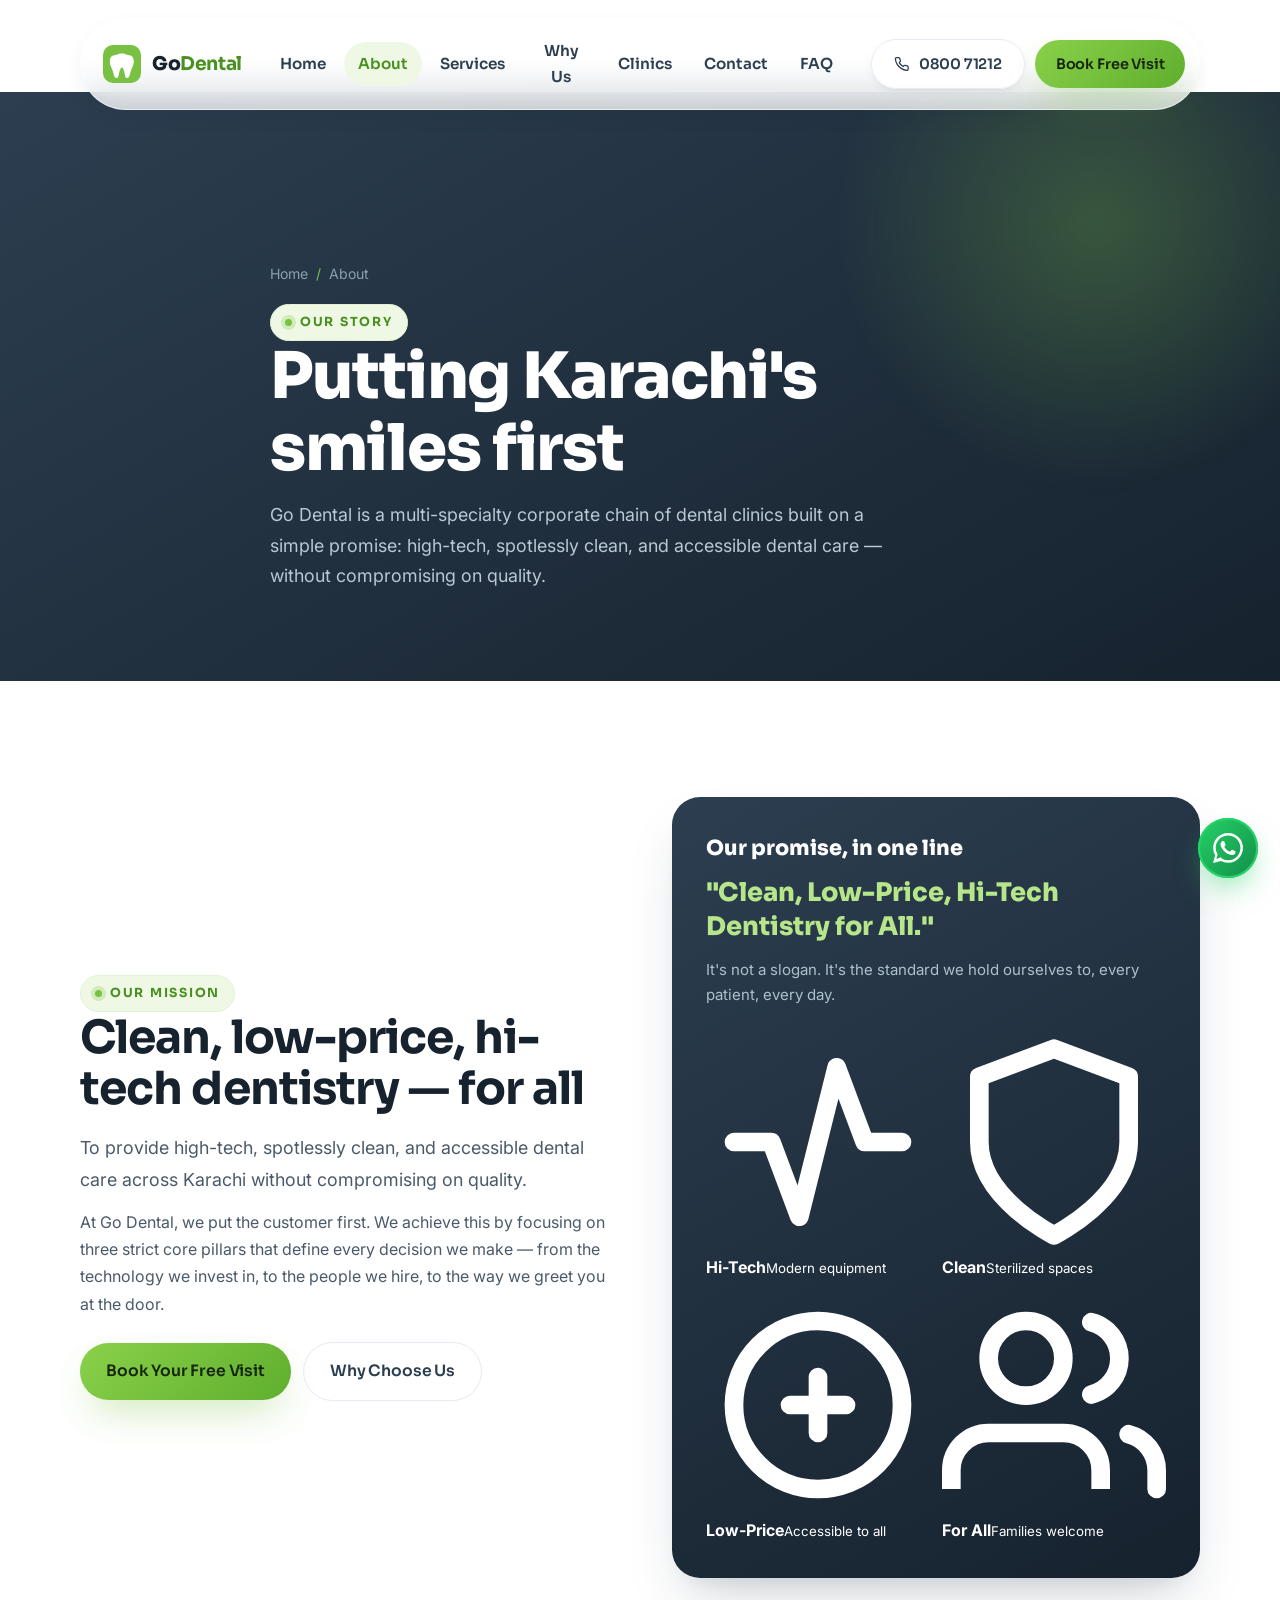
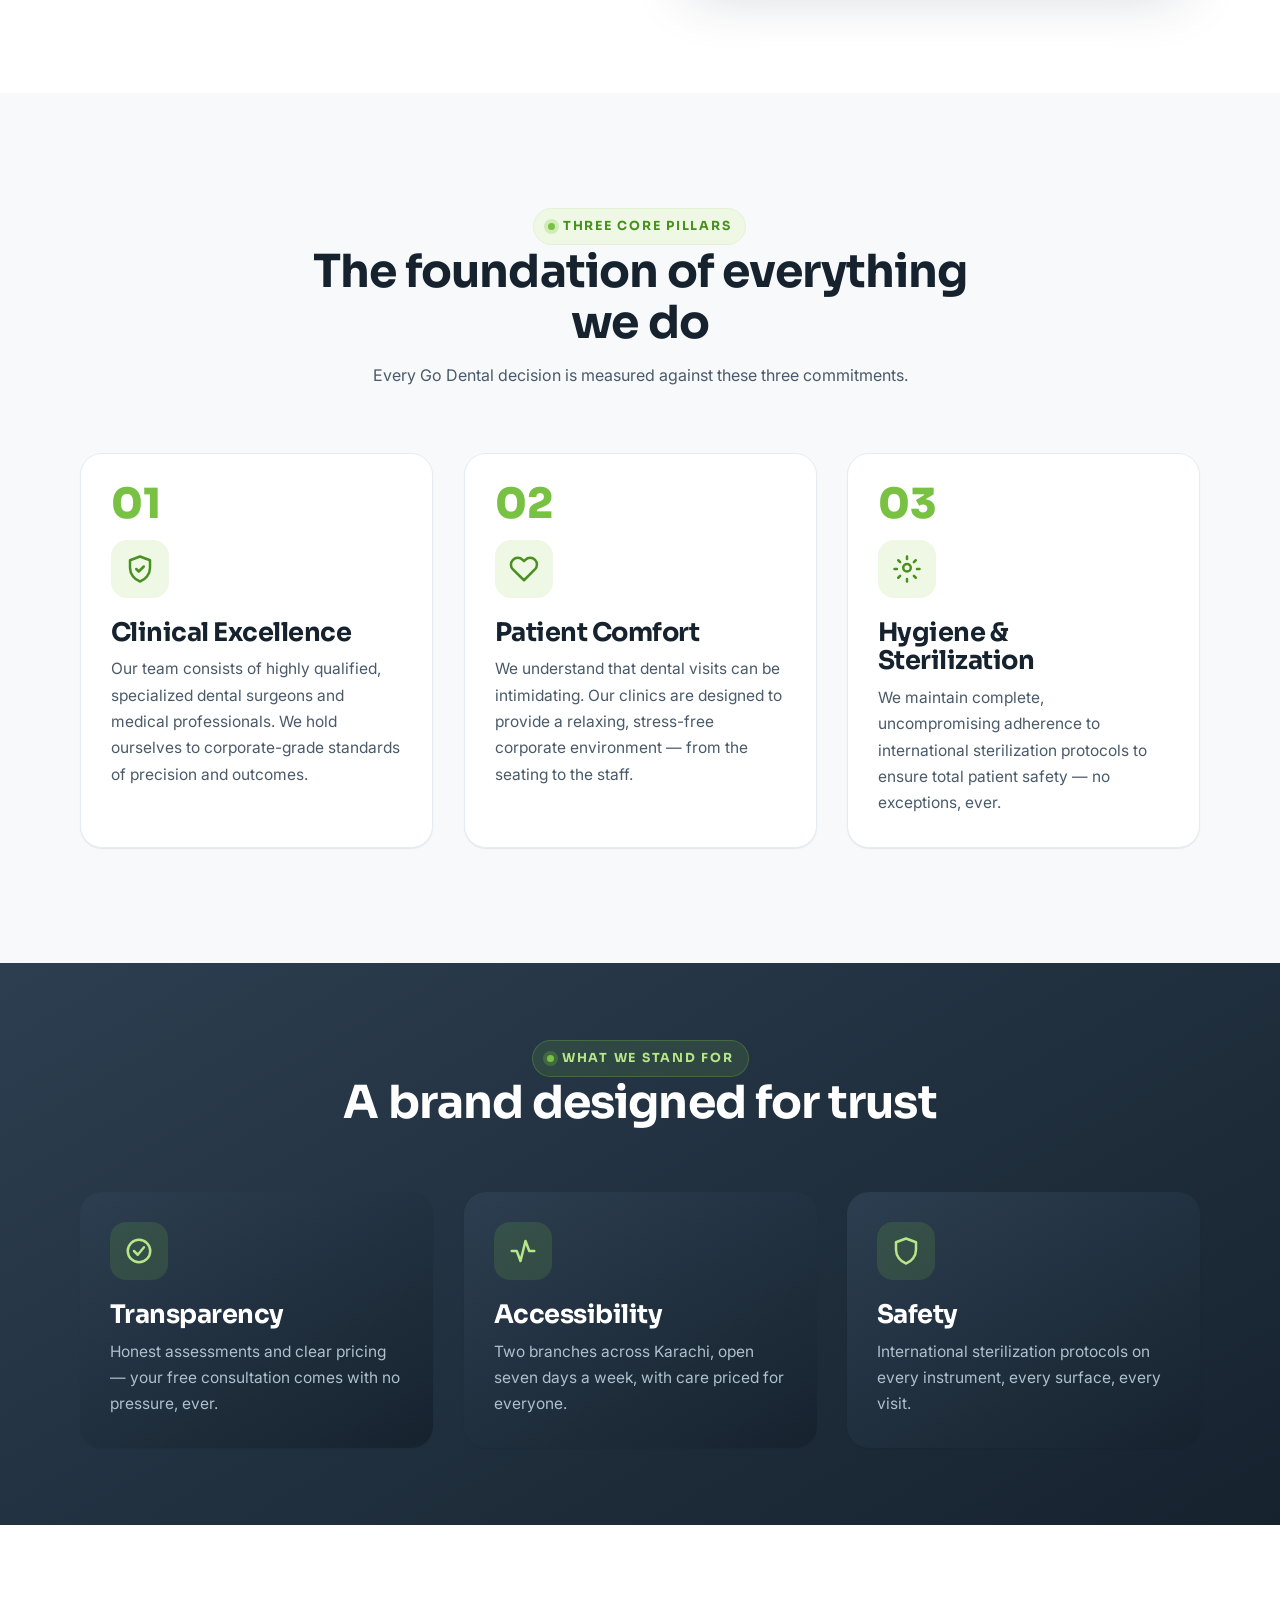
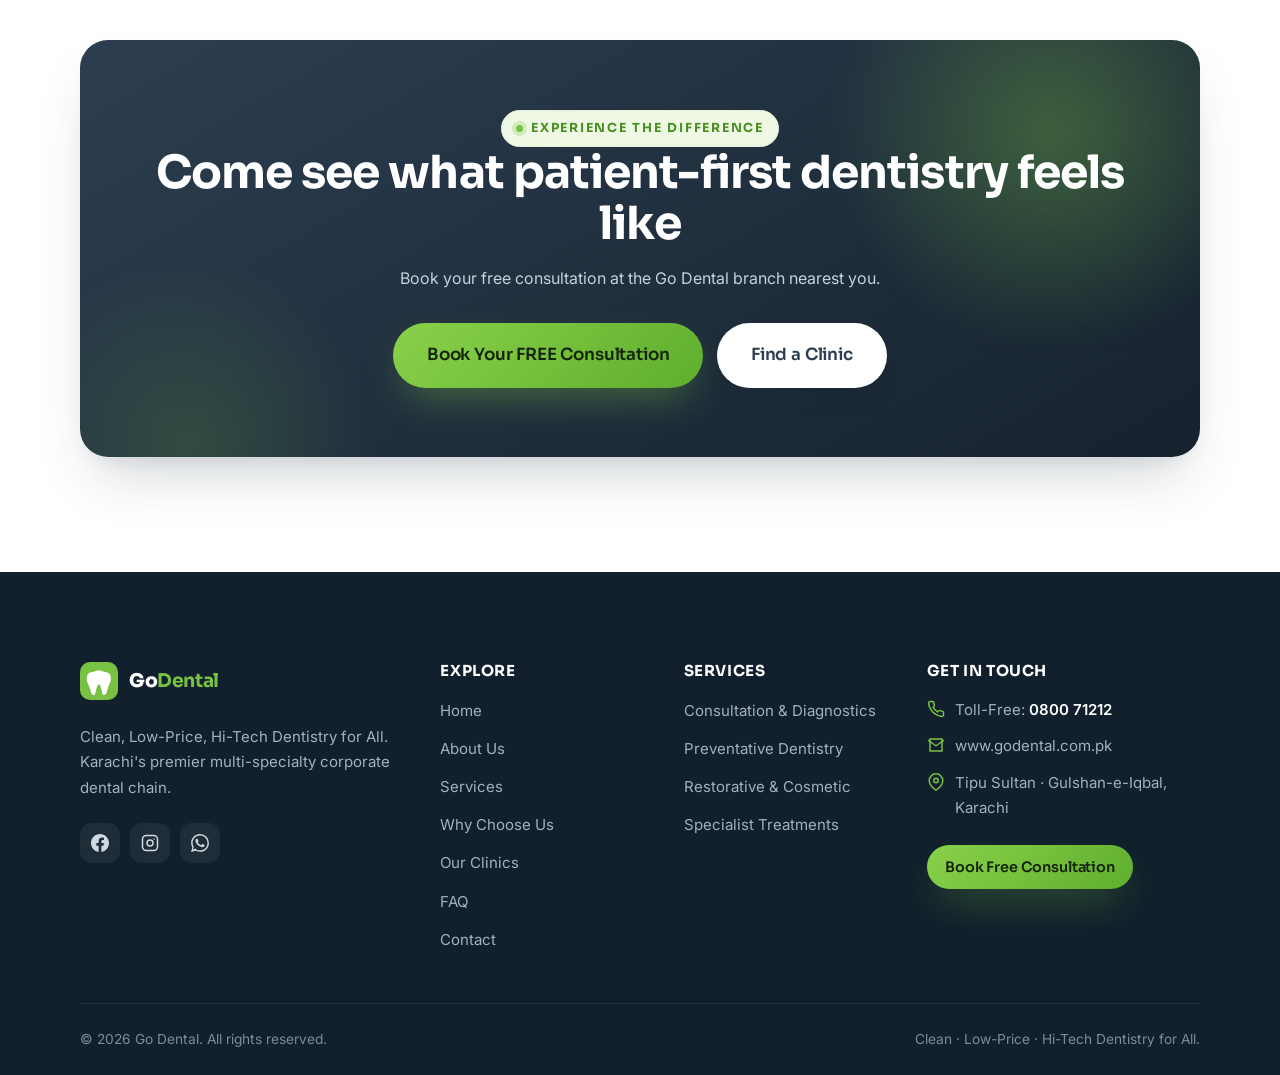
<file: about.html>
<!DOCTYPE html>
<html lang="en">
<head>
  <meta charset="UTF-8">
  <meta name="viewport" content="width=device-width, initial-scale=1.0">
  <title>About Us | Go Dental — Karachi's Multi-Specialty Dental Chain</title>
  <meta name="description" content="Go Dental is an accessible, high-tech, and uncompromisingly hygienic dental chain in Karachi. Learn our mission and the three pillars: Clinical Excellence, Patient Comfort, and Hygiene.">
  <meta name="theme-color" content="#79c142">
  <link rel="canonical" href="https://www.godental.com.pk/about.html">
  <meta property="og:type" content="website">
  <meta property="og:site_name" content="Go Dental">
  <meta property="og:title" content="About Go Dental — Clean, Low-Price, Hi-Tech Dentistry">
  <meta property="og:description" content="An accessible, high-tech, and uncompromisingly hygienic dental chain in Karachi.">
  <meta property="og:url" content="https://www.godental.com.pk/about.html">
  <meta name="twitter:card" content="summary_large_image">
  <meta name="twitter:title" content="About Go Dental">
  <meta name="twitter:description" content="Clean, Low-Price, Hi-Tech Dentistry for All.">
  <link rel="preconnect" href="https://fonts.googleapis.com">
  <link rel="preconnect" href="https://fonts.gstatic.com" crossorigin>
  <link href="https://fonts.googleapis.com/css2?family=Inter:wght@400;500;600;700&family=Sora:wght@500;600;700;800&display=swap" rel="stylesheet">
  <link rel="stylesheet" href="assets/css/styles.css">
  <link rel="icon" href="data:image/svg+xml,%3Csvg xmlns='http://www.w3.org/2000/svg' viewBox='0 0 100 100'%3E%3Crect width='100' height='100' rx='24' fill='%2379c142'/%3E%3Cpath d='M50 22c-9 0-12 5-19 5-8 0-13 6-13 16 0 13 6 17 9 30 2 9 4 14 9 14s5-9 7-16 4-12 7-12 4 5 6 12 2 16 7 16 7-5 9-14c3-13 9-17 9-30 0-10-5-16-13-16-7 0-10-5-19-5z' fill='%23ffffff'/%3E%3C/svg%3E">
  <script type="application/ld+json">
  {"@context":"https://schema.org","@type":"AboutPage","name":"About Go Dental","url":"https://www.godental.com.pk/about.html","mainEntity":{"@type":"Organization","name":"Go Dental","slogan":"Clean, Low-Price, Hi-Tech Dentistry for All.","areaServed":"Karachi, Pakistan","description":"Multi-specialty corporate dental chain focused on clinical excellence, patient comfort, and uncompromising hygiene."}}
  </script>
</head>
<body>
  <a href="#main" class="skip-link">Skip to content</a>
  <header class="nav">
    <div class="container">
      <nav class="nav__inner" aria-label="Primary">
        <a href="index.html" class="brand"><span class="brand__mark"><svg viewBox="0 0 100 100"><rect width="100" height="100" rx="26" fill="#79c142"/><path d="M50 22c-9 0-12 5-19 5-8 0-13 6-13 16 0 13 6 17 9 30 2 9 4 14 9 14s5-9 7-16 4-12 7-12 4 5 6 12 2 16 7 16 7-5 9-14c3-13 9-17 9-30 0-10-5-16-13-16-7 0-10-5-19-5z" fill="#fff"/></svg></span><span>Go<b>Dental</b></span></a>
        <ul class="nav__links">
          <li><a href="index.html">Home</a></li><li><a href="about.html">About</a></li><li><a href="services.html">Services</a></li>
          <li><a href="why-choose-us.html">Why Us</a></li><li><a href="clinics.html">Clinics</a></li><li><a href="contact.html">Contact</a></li><li><a href="faq.html">FAQ</a></li>
        </ul>
        <div class="nav__cta">
          <a href="tel:080071212" class="btn btn--ghost btn--sm nav__book"><svg viewBox="0 0 24 24" fill="none" stroke="currentColor" stroke-width="2"><path d="M22 16.92v3a2 2 0 0 1-2.18 2 19.79 19.79 0 0 1-8.63-3.07 19.5 19.5 0 0 1-6-6 19.79 19.79 0 0 1-3.07-8.67A2 2 0 0 1 4.11 2h3a2 2 0 0 1 2 1.72c.13.96.36 1.9.7 2.81a2 2 0 0 1-.45 2.11L8.09 9.91a16 16 0 0 0 6 6l1.27-1.27a2 2 0 0 1 2.11-.45c.91.34 1.85.57 2.81.7A2 2 0 0 1 22 16.92z" stroke-linecap="round" stroke-linejoin="round"/></svg>0800 71212</a>
          <a href="#" class="btn btn--sm" data-wa="Hello Go Dental. I'd like to book a FREE consultation.">Book Free Visit</a>
          <button class="nav__toggle" aria-label="Open menu" aria-expanded="false"><span></span></button>
        </div>
      </nav>
    </div>
  </header>
  <div class="mobile-menu">
    <a href="index.html">Home</a><a href="about.html">About</a><a href="services.html">Services</a>
    <a href="why-choose-us.html">Why Choose Us</a><a href="clinics.html">Our Clinics</a>
    <a href="contact.html">Contact</a><a href="faq.html">FAQ</a>
    <a href="#" class="btn" data-wa="Hello Go Dental. I'd like to book a FREE consultation.">Book Free Consultation</a>
  </div>
  <div class="nav-spacer"></div>

  <main id="main">
    <section class="pagehead">
      <div class="container">
        <nav class="breadcrumb"><a href="index.html">Home</a> <span>/</span> About</nav>
        <span class="eyebrow"><span class="dot"></span> Our Story</span>
        <h1>Putting Karachi's smiles first</h1>
        <p>Go Dental is a multi-specialty corporate chain of dental clinics built on a simple promise: high-tech, spotlessly clean, and accessible dental care — without compromising on quality.</p>
      </div>
    </section>

    <!-- Mission -->
    <section class="section">
      <div class="container">
        <div class="split">
          <div class="split__body reveal from-left">
            <span class="eyebrow"><span class="dot"></span> Our Mission</span>
            <h2>Clean, low-price, hi-tech dentistry — for all</h2>
            <p class="lead">To provide high-tech, spotlessly clean, and accessible dental care across Karachi without compromising on quality.</p>
            <p>At Go Dental, we put the customer first. We achieve this by focusing on three strict core pillars that define every decision we make — from the technology we invest in, to the people we hire, to the way we greet you at the door.</p>
            <div class="cluster mt-m">
              <a href="#" class="btn" data-wa="Hello Go Dental. I'd like to book a FREE consultation.">Book Your Free Visit</a>
              <a href="why-choose-us.html" class="btn btn--outline">Why Choose Us</a>
            </div>
          </div>
          <div class="split__media reveal from-right d2">
            <div class="panel">
              <div class="panel__title">Our promise, in one line</div>
              <p style="color:#b6e58a;font-family:var(--font-display);font-size:1.6rem;font-weight:800;line-height:1.3;margin-top:10px">"Clean, Low-Price, Hi-Tech Dentistry for All."</p>
              <p style="color:#aebfcd;font-size:.94rem;margin-top:14px">It's not a slogan. It's the standard we hold ourselves to, every patient, every day.</p>
              <div class="grid grid-2" style="margin-top:22px;gap:12px">
                <div class="tg"><span class="ic"><svg viewBox="0 0 24 24" fill="none" stroke="currentColor" stroke-width="2"><path d="M3 12h4l3 8 4-16 3 8h4" stroke-linecap="round" stroke-linejoin="round"/></svg></span><span><b>Hi-Tech</b><small>Modern equipment</small></span></div>
                <div class="tg"><span class="ic"><svg viewBox="0 0 24 24" fill="none" stroke="currentColor" stroke-width="2"><path d="M12 22s8-4 8-10V5l-8-3-8 3v7c0 6 8 10 8 10z" stroke-linecap="round" stroke-linejoin="round"/></svg></span><span><b>Clean</b><small>Sterilized spaces</small></span></div>
                <div class="tg"><span class="ic"><svg viewBox="0 0 24 24" fill="none" stroke="currentColor" stroke-width="2"><circle cx="12" cy="12" r="9"/><path d="M9 12h6M12 9v6" stroke-linecap="round"/></svg></span><span><b>Low-Price</b><small>Accessible to all</small></span></div>
                <div class="tg"><span class="ic"><svg viewBox="0 0 24 24" fill="none" stroke="currentColor" stroke-width="2"><path d="M17 21v-2a4 4 0 0 0-4-4H5a4 4 0 0 0-4 4v2"/><circle cx="9" cy="7" r="4"/><path d="M23 21v-2a4 4 0 0 0-3-3.87M16 3.13a4 4 0 0 1 0 7.75" stroke-linecap="round"/></svg></span><span><b>For All</b><small>Families welcome</small></span></div>
              </div>
            </div>
          </div>
        </div>
      </div>
    </section>

    <!-- Three Pillars -->
    <section class="section section--mist">
      <div class="container">
        <div class="section-head">
          <span class="eyebrow reveal"><span class="dot"></span> Three Core Pillars</span>
          <h2 class="reveal d1">The foundation of everything we do</h2>
          <p class="reveal d2">Every Go Dental decision is measured against these three commitments.</p>
        </div>
        <div class="grid grid-3">
          <article class="card reveal">
            <div class="card__num">01</div>
            <div class="card__icon" style="margin-top:14px"><svg viewBox="0 0 24 24" fill="none" stroke="currentColor" stroke-width="2"><path d="M12 2 4 5v6c0 5 3.5 9.5 8 11 4.5-1.5 8-6 8-11V5l-8-3z" stroke-linecap="round" stroke-linejoin="round"/><path d="m9 12 2 2 4-4" stroke-linecap="round" stroke-linejoin="round"/></svg></div>
            <h3>Clinical Excellence</h3>
            <p>Our team consists of highly qualified, specialized dental surgeons and medical professionals. We hold ourselves to corporate-grade standards of precision and outcomes.</p>
          </article>
          <article class="card reveal d1">
            <div class="card__num">02</div>
            <div class="card__icon" style="margin-top:14px"><svg viewBox="0 0 24 24" fill="none" stroke="currentColor" stroke-width="2"><path d="M20.84 4.61a5.5 5.5 0 0 0-7.78 0L12 5.67l-1.06-1.06a5.5 5.5 0 1 0-7.78 7.78L12 21l8.84-8.84a5.5 5.5 0 0 0 0-7.55z" stroke-linecap="round" stroke-linejoin="round"/></svg></div>
            <h3>Patient Comfort</h3>
            <p>We understand that dental visits can be intimidating. Our clinics are designed to provide a relaxing, stress-free corporate environment — from the seating to the staff.</p>
          </article>
          <article class="card reveal d2">
            <div class="card__num">03</div>
            <div class="card__icon" style="margin-top:14px"><svg viewBox="0 0 24 24" fill="none" stroke="currentColor" stroke-width="2"><path d="M9 11a3 3 0 1 0 6 0 3 3 0 0 0-6 0z"/><path d="M12 2v2m0 16v2M2 12h2m16 0h2M5 5l1.5 1.5M17.5 17.5 19 19M19 5l-1.5 1.5M6.5 17.5 5 19" stroke-linecap="round"/></svg></div>
            <h3>Hygiene &amp; Sterilization</h3>
            <p>We maintain complete, uncompromising adherence to international sterilization protocols to ensure total patient safety — no exceptions, ever.</p>
          </article>
        </div>
      </div>
    </section>

    <!-- Values band -->
    <section class="section section--navy section--tight">
      <div class="container">
        <div class="section-head">
          <span class="eyebrow reveal"><span class="dot"></span> What We Stand For</span>
          <h2 class="reveal d1">A brand designed for trust</h2>
        </div>
        <div class="grid grid-3">
          <article class="card card--navy reveal">
            <div class="card__icon"><svg viewBox="0 0 24 24" fill="none" stroke="currentColor" stroke-width="2"><circle cx="12" cy="12" r="9"/><path d="M8 12l3 3 5-6" stroke-linecap="round" stroke-linejoin="round"/></svg></div>
            <h3>Transparency</h3>
            <p>Honest assessments and clear pricing — your free consultation comes with no pressure, ever.</p>
          </article>
          <article class="card card--navy reveal d1">
            <div class="card__icon"><svg viewBox="0 0 24 24" fill="none" stroke="currentColor" stroke-width="2"><path d="M3 12h4l3 8 4-16 3 8h4" stroke-linecap="round" stroke-linejoin="round"/></svg></div>
            <h3>Accessibility</h3>
            <p>Two branches across Karachi, open seven days a week, with care priced for everyone.</p>
          </article>
          <article class="card card--navy reveal d2">
            <div class="card__icon"><svg viewBox="0 0 24 24" fill="none" stroke="currentColor" stroke-width="2"><path d="M12 2 4 5v6c0 5 3.5 9.5 8 11 4.5-1.5 8-6 8-11V5l-8-3z" stroke-linecap="round" stroke-linejoin="round"/></svg></div>
            <h3>Safety</h3>
            <p>International sterilization protocols on every instrument, every surface, every visit.</p>
          </article>
        </div>
      </div>
    </section>

    <!-- CTA -->
    <section class="section">
      <div class="container">
        <div class="cta-band reveal zoom">
          <span class="eyebrow"><span class="dot"></span> Experience the Difference</span>
          <h2>Come see what patient-first dentistry feels like</h2>
          <p>Book your free consultation at the Go Dental branch nearest you.</p>
          <div class="cta-band__actions">
            <a href="#" class="btn btn--lg" data-wa="Hello Go Dental. I'd like to book a FREE consultation.">Book Your FREE Consultation</a>
            <a href="clinics.html" class="btn btn--light btn--lg">Find a Clinic</a>
          </div>
        </div>
      </div>
    </section>
  </main>

  <footer class="footer">
    <div class="container">
      <div class="footer__grid">
        <div>
          <a href="index.html" class="brand footer__brand"><span class="brand__mark"><svg viewBox="0 0 100 100"><rect width="100" height="100" rx="26" fill="#79c142"/><path d="M50 22c-9 0-12 5-19 5-8 0-13 6-13 16 0 13 6 17 9 30 2 9 4 14 9 14s5-9 7-16 4-12 7-12 4 5 6 12 2 16 7 16 7-5 9-14c3-13 9-17 9-30 0-10-5-16-13-16-7 0-10-5-19-5z" fill="#fff"/></svg></span><span style="color:#fff">Go<b style="color:#79c142">Dental</b></span></a>
          <p class="footer__about">Clean, Low-Price, Hi-Tech Dentistry for All. Karachi's premier multi-specialty corporate dental chain.</p>
          <div class="footer__social">
            <a href="https://www.facebook.com/godentalpk" target="_blank" rel="noopener" aria-label="Facebook"><svg viewBox="0 0 24 24" fill="currentColor"><path d="M24 12.07C24 5.41 18.63 0 12 0S0 5.4 0 12.07C0 18.1 4.39 23.1 10.13 24v-8.44H7.08v-3.49h3.05V9.41c0-3.02 1.79-4.69 4.53-4.69 1.31 0 2.68.24 2.68.24v2.97h-1.51c-1.49 0-1.96.93-1.96 1.89v2.25h3.33l-.53 3.49h-2.8V24C19.61 23.1 24 18.1 24 12.07z"/></svg></a>
            <a href="https://www.instagram.com/godentalpk" target="_blank" rel="noopener" aria-label="Instagram"><svg viewBox="0 0 24 24" fill="none" stroke="currentColor" stroke-width="2"><rect x="2" y="2" width="20" height="20" rx="5"/><circle cx="12" cy="12" r="4"/><circle cx="17.5" cy="6.5" r="1" fill="currentColor" stroke="none"/></svg></a>
            <a href="#" data-wa="Hello Go Dental. I'd like to book a FREE consultation." aria-label="WhatsApp"><svg viewBox="0 0 24 24" fill="currentColor"><path d="M.057 24l1.687-6.163a11.867 11.867 0 0 1-1.587-5.946C.16 5.335 5.495 0 12.05 0a11.82 11.82 0 0 1 8.413 3.488 11.82 11.82 0 0 1 3.48 8.414c-.003 6.557-5.338 11.892-11.893 11.892a11.9 11.9 0 0 1-5.688-1.448L.057 24zm6.597-3.807c1.676.995 3.276 1.591 5.392 1.592 5.448 0 9.886-4.434 9.889-9.885.002-5.462-4.415-9.89-9.881-9.892-5.452 0-9.887 4.434-9.889 9.884a9.86 9.86 0 0 0 1.51 5.26l-.999 3.648 3.978-1.607zm11.387-5.464c-.074-.124-.272-.198-.57-.347-.297-.149-1.758-.868-2.031-.967-.272-.099-.47-.149-.669.149-.198.297-.768.967-.941 1.165-.173.198-.347.223-.644.074-.297-.149-1.255-.462-2.39-1.475-.883-.788-1.48-1.761-1.653-2.059-.173-.297-.018-.458.13-.606.134-.133.297-.347.446-.521.151-.172.2-.296.3-.495.099-.198.05-.372-.025-.521-.075-.148-.669-1.611-.916-2.206-.242-.579-.487-.501-.669-.51l-.57-.01c-.198 0-.52.074-.792.372s-1.04 1.016-1.04 2.479 1.065 2.876 1.213 3.074c.149.198 2.095 3.2 5.076 4.487.709.306 1.263.489 1.694.626.712.226 1.36.194 1.872.118.571-.085 1.758-.719 2.006-1.413.248-.695.248-1.29.173-1.414z"/></svg></a>
          </div>
        </div>
        <div><h5>Explore</h5><ul>
          <li><a href="index.html">Home</a></li><li><a href="about.html">About Us</a></li><li><a href="services.html">Services</a></li><li><a href="why-choose-us.html">Why Choose Us</a></li><li><a href="clinics.html">Our Clinics</a></li><li><a href="faq.html">FAQ</a></li><li><a href="contact.html">Contact</a></li>
        </ul></div>
        <div><h5>Services</h5><ul>
          <li><a href="services.html#consultation">Consultation &amp; Diagnostics</a></li><li><a href="services.html#preventative">Preventative Dentistry</a></li><li><a href="services.html#restorative">Restorative &amp; Cosmetic</a></li><li><a href="services.html#specialist">Specialist Treatments</a></li>
        </ul></div>
        <div><h5>Get in Touch</h5>
          <ul class="footer__contact">
            <li><span class="ic"><svg viewBox="0 0 24 24" fill="none" stroke="currentColor" stroke-width="2"><path d="M22 16.92v3a2 2 0 0 1-2.18 2 19.79 19.79 0 0 1-8.63-3.07 19.5 19.5 0 0 1-6-6 19.79 19.79 0 0 1-3.07-8.67A2 2 0 0 1 4.11 2h3a2 2 0 0 1 2 1.72c.13.96.36 1.9.7 2.81a2 2 0 0 1-.45 2.11L8.09 9.91a16 16 0 0 0 6 6l1.27-1.27a2 2 0 0 1 2.11-.45c.91.34 1.85.57 2.81.7A2 2 0 0 1 22 16.92z" stroke-linecap="round" stroke-linejoin="round"/></svg></span><span>Toll-Free: <a href="tel:080071212"><strong style="color:#fff">0800 71212</strong></a></span></li>
            <li><span class="ic"><svg viewBox="0 0 24 24" fill="none" stroke="currentColor" stroke-width="2"><path d="M4 4h16v16H4z"/><path d="m22 6-10 7L2 6" stroke-linecap="round" stroke-linejoin="round"/></svg></span><span><a href="https://www.godental.com.pk">www.godental.com.pk</a></span></li>
            <li><span class="ic"><svg viewBox="0 0 24 24" fill="none" stroke="currentColor" stroke-width="2"><path d="M21 10c0 7-9 13-9 13s-9-6-9-13a9 9 0 0 1 18 0z"/><circle cx="12" cy="10" r="3"/></svg></span><span>Tipu Sultan · Gulshan-e-Iqbal, Karachi</span></li>
          </ul>
          <a href="#" class="btn btn--sm mt-m" data-wa="Hello Go Dental. I'd like to book a FREE consultation.">Book Free Consultation</a>
        </div>
      </div>
      <div class="footer__bottom"><span>© <span data-year>2026</span> Go Dental. All rights reserved.</span><span>Clean · Low-Price · Hi-Tech Dentistry for All.</span></div>
    </div>
  </footer>
  <a href="#" class="fab" data-wa="Hello Go Dental. I'd like to book a FREE consultation." aria-label="Chat with Go Dental on WhatsApp">
    <span class="fab__label">Chat with us</span>
    <svg viewBox="0 0 24 24" fill="currentColor"><path d="M.057 24l1.687-6.163a11.867 11.867 0 0 1-1.587-5.946C.16 5.335 5.495 0 12.05 0a11.82 11.82 0 0 1 8.413 3.488 11.82 11.82 0 0 1 3.48 8.414c-.003 6.557-5.338 11.892-11.893 11.892a11.9 11.9 0 0 1-5.688-1.448L.057 24zm6.597-3.807c1.676.995 3.276 1.591 5.392 1.592 5.448 0 9.886-4.434 9.889-9.885.002-5.462-4.415-9.89-9.881-9.892-5.452 0-9.887 4.434-9.889 9.884a9.86 9.86 0 0 0 1.51 5.26l-.999 3.648 3.978-1.607zm11.387-5.464c-.074-.124-.272-.198-.57-.347-.297-.149-1.758-.868-2.031-.967-.272-.099-.47-.149-.669.149-.198.297-.768.967-.941 1.165-.173.198-.347.223-.644.074-.297-.149-1.255-.462-2.39-1.475-.883-.788-1.48-1.761-1.653-2.059-.173-.297-.018-.458.13-.606.134-.133.297-.347.446-.521.151-.172.2-.296.3-.495.099-.198.05-.372-.025-.521-.075-.148-.669-1.611-.916-2.206-.242-.579-.487-.501-.669-.51l-.57-.01c-.198 0-.52.074-.792.372s-1.04 1.016-1.04 2.479 1.065 2.876 1.213 3.074c.149.198 2.095 3.2 5.076 4.487.709.306 1.263.489 1.694.626.712.226 1.36.194 1.872.118.571-.085 1.758-.719 2.006-1.413.248-.695.248-1.29.173-1.414z"/></svg>
  </a>
  <script src="assets/js/main.js" defer></script>
</body>
</html>
</file>
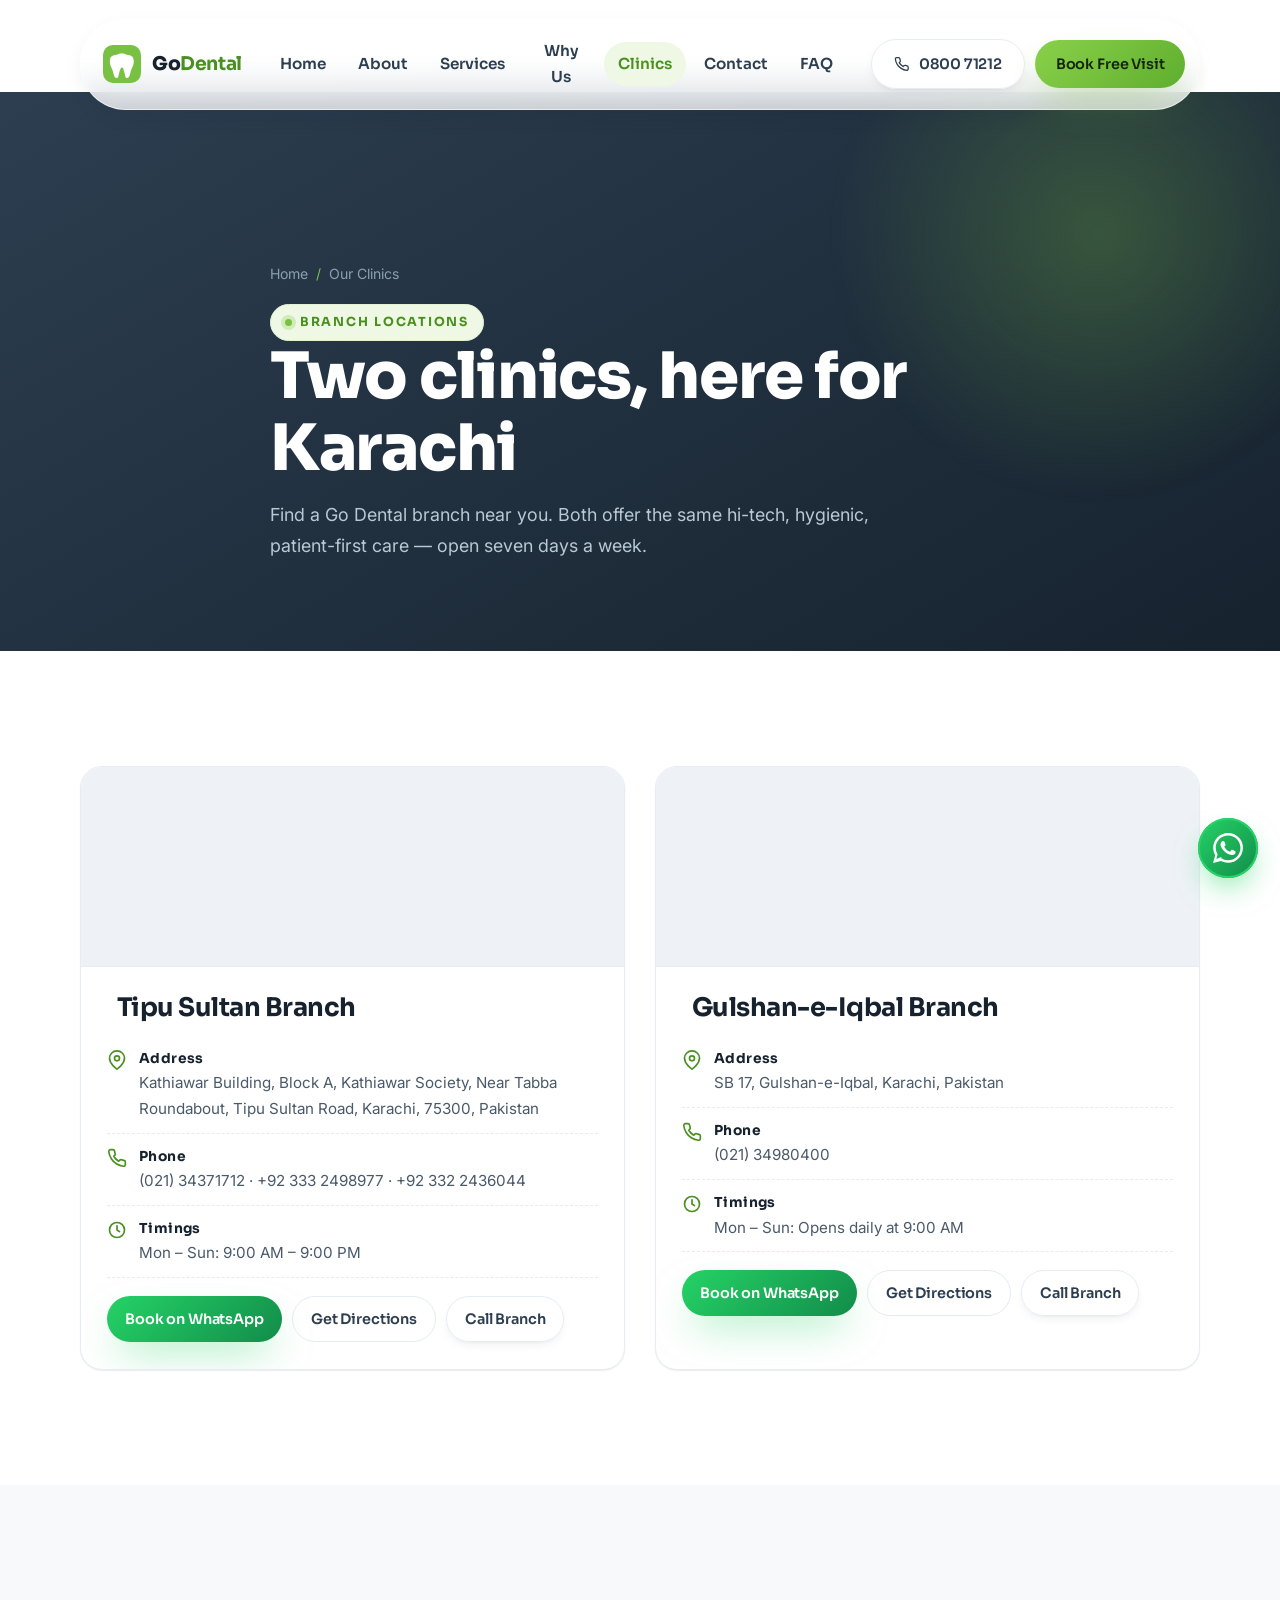
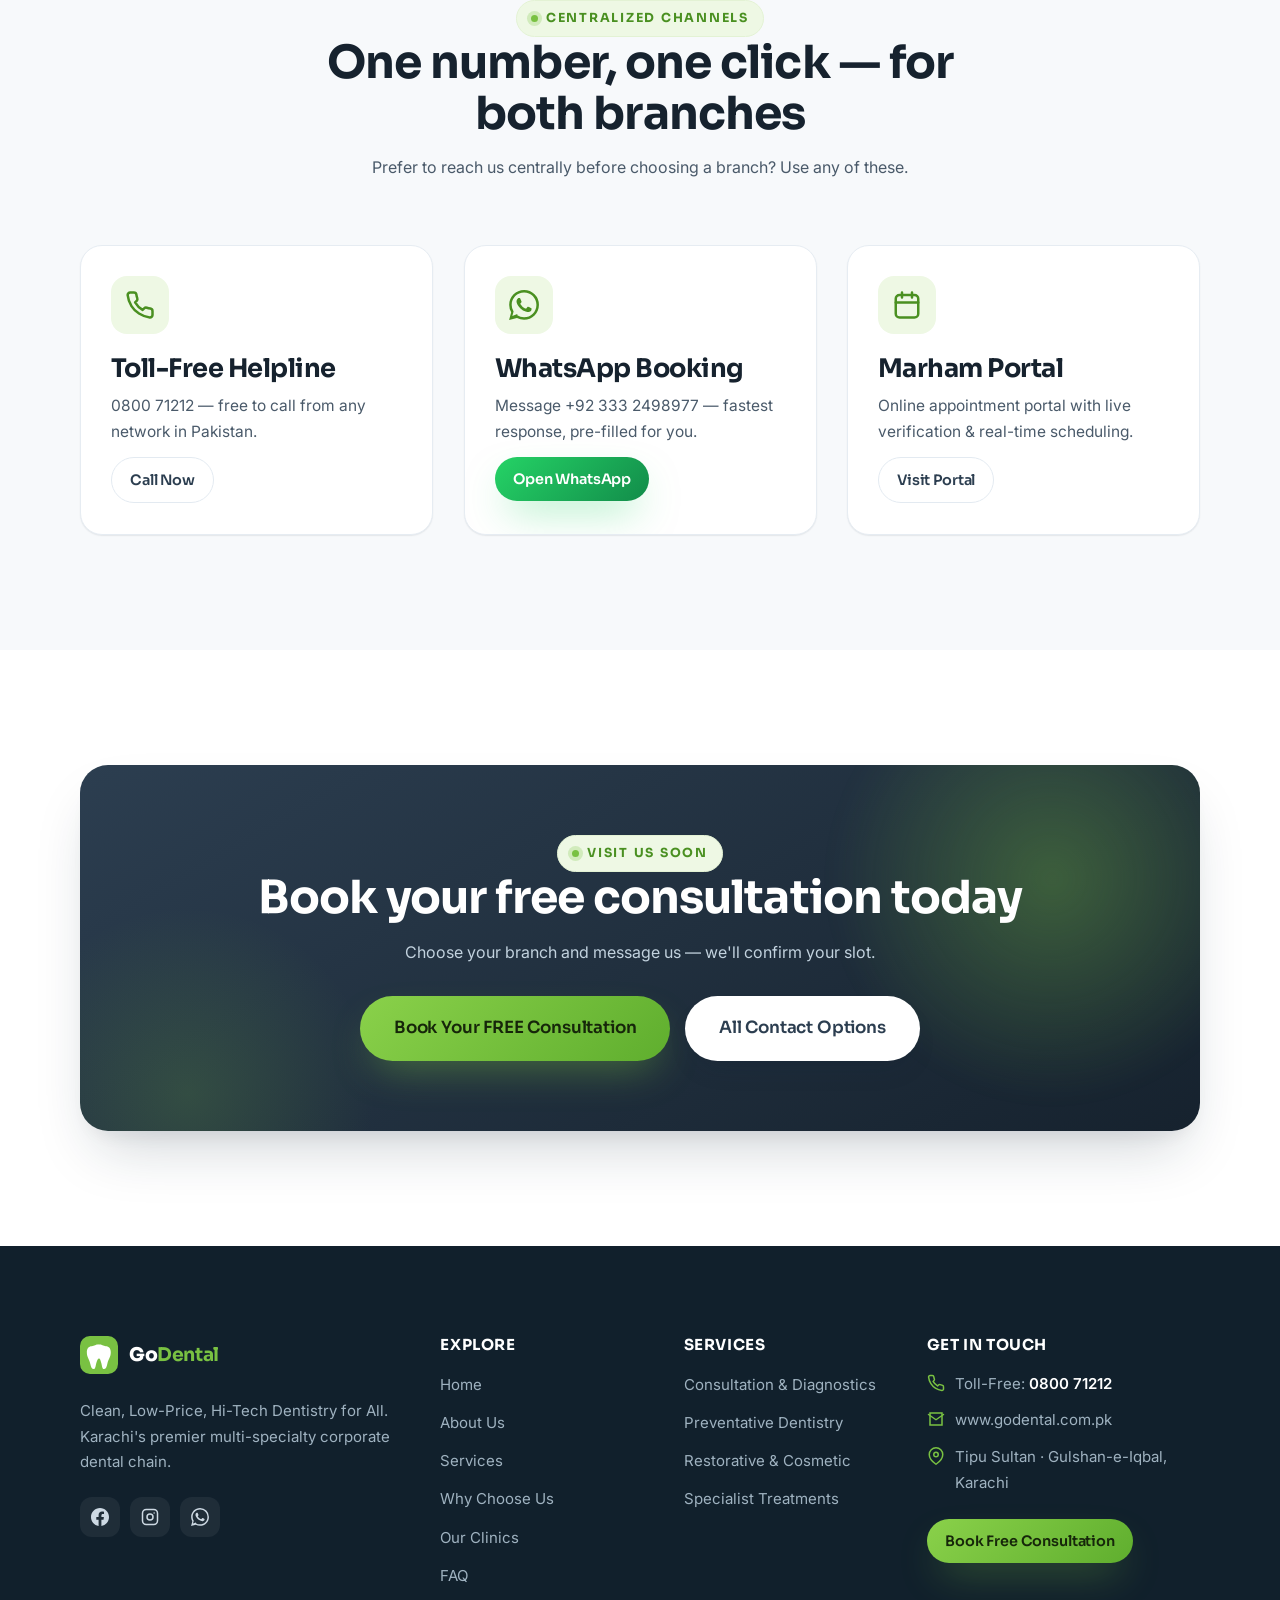
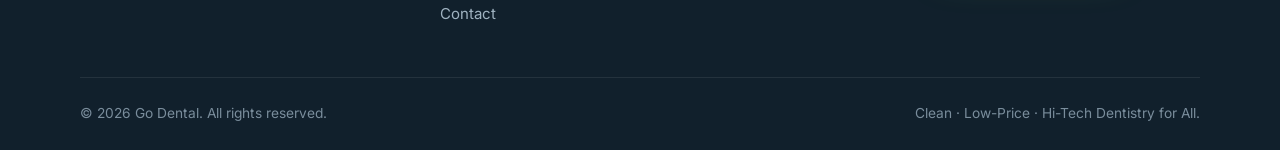
<file: clinics.html>
<!DOCTYPE html>
<html lang="en">
<head>
  <meta charset="UTF-8">
  <meta name="viewport" content="width=device-width, initial-scale=1.0">
  <title>Our Clinics | Go Dental — Tipu Sultan &amp; Gulshan-e-Iqbal, Karachi</title>
  <meta name="description" content="Visit Go Dental at two Karachi branches: Tipu Sultan (Kathiawar Building, 75300) and Gulshan-e-Iqbal (SB 17). Open seven days a week. Get directions and contact details.">
  <meta name="theme-color" content="#79c142">
  <link rel="canonical" href="https://www.godental.com.pk/clinics.html">
  <meta property="og:type" content="website">
  <meta property="og:site_name" content="Go Dental">
  <meta property="og:title" content="Our Clinics | Go Dental Karachi">
  <meta property="og:description" content="Two branches across Karachi — Tipu Sultan &amp; Gulshan-e-Iqbal. Open 7 days.">
  <meta property="og:url" content="https://www.godental.com.pk/clinics.html">
  <meta name="twitter:card" content="summary_large_image">
  <meta name="twitter:title" content="Our Clinics | Go Dental">
  <meta name="twitter:description" content="Two branches across Karachi, open 7 days.">
  <link rel="preconnect" href="https://fonts.googleapis.com">
  <link rel="preconnect" href="https://fonts.gstatic.com" crossorigin>
  <link href="https://fonts.googleapis.com/css2?family=Inter:wght@400;500;600;700&family=Sora:wght@500;600;700;800&display=swap" rel="stylesheet">
  <link rel="stylesheet" href="assets/css/styles.css">
  <link rel="icon" href="data:image/svg+xml,%3Csvg xmlns='http://www.w3.org/2000/svg' viewBox='0 0 100 100'%3E%3Crect width='100' height='100' rx='24' fill='%2379c142'/%3E%3Cpath d='M50 22c-9 0-12 5-19 5-8 0-13 6-13 16 0 13 6 17 9 30 2 9 4 14 9 14s5-9 7-16 4-12 7-12 4 5 6 12 2 16 7 16 7-5 9-14c3-13 9-17 9-30 0-10-5-16-13-16-7 0-10-5-19-5z' fill='%23ffffff'/%3E%3C/svg%3E">
  <script type="application/ld+json">
  {"@context":"https://schema.org","@type":"ItemList","itemListElement":[
    {"@type":"Place","name":"Go Dental — Tipu Sultan Branch","telephone":"+92-21-34371712","address":{"@type":"PostalAddress","streetAddress":"Kathiawar Building, Block A, Kathiawar Society, Near Tabba Roundabout, Tipu Sultan Road","addressLocality":"Karachi","postalCode":"75300","addressCountry":"PK"},"openingHoursSpecification":{"@type":"OpeningHoursSpecification","dayOfWeek":["Monday","Tuesday","Wednesday","Thursday","Friday","Saturday","Sunday"],"opens":"09:00","closes":"21:00"}},
    {"@type":"Place","name":"Go Dental — Gulshan-e-Iqbal Branch","telephone":"+92-21-34980400","address":{"@type":"PostalAddress","streetAddress":"SB 17, Gulshan-e-Iqbal","addressLocality":"Karachi","addressCountry":"PK"}}
  ]}
  </script>
</head>
<body>
  <a href="#main" class="skip-link">Skip to content</a>
  <header class="nav">
    <div class="container">
      <nav class="nav__inner" aria-label="Primary">
        <a href="index.html" class="brand"><span class="brand__mark"><svg viewBox="0 0 100 100"><rect width="100" height="100" rx="26" fill="#79c142"/><path d="M50 22c-9 0-12 5-19 5-8 0-13 6-13 16 0 13 6 17 9 30 2 9 4 14 9 14s5-9 7-16 4-12 7-12 4 5 6 12 2 16 7 16 7-5 9-14c3-13 9-17 9-30 0-10-5-16-13-16-7 0-10-5-19-5z" fill="#fff"/></svg></span><span>Go<b>Dental</b></span></a>
        <ul class="nav__links">
          <li><a href="index.html">Home</a></li><li><a href="about.html">About</a></li><li><a href="services.html">Services</a></li>
          <li><a href="why-choose-us.html">Why Us</a></li><li><a href="clinics.html">Clinics</a></li><li><a href="contact.html">Contact</a></li><li><a href="faq.html">FAQ</a></li>
        </ul>
        <div class="nav__cta">
          <a href="tel:080071212" class="btn btn--ghost btn--sm nav__book"><svg viewBox="0 0 24 24" fill="none" stroke="currentColor" stroke-width="2"><path d="M22 16.92v3a2 2 0 0 1-2.18 2 19.79 19.79 0 0 1-8.63-3.07 19.5 19.5 0 0 1-6-6 19.79 19.79 0 0 1-3.07-8.67A2 2 0 0 1 4.11 2h3a2 2 0 0 1 2 1.72c.13.96.36 1.9.7 2.81a2 2 0 0 1-.45 2.11L8.09 9.91a16 16 0 0 0 6 6l1.27-1.27a2 2 0 0 1 2.11-.45c.91.34 1.85.57 2.81.7A2 2 0 0 1 22 16.92z" stroke-linecap="round" stroke-linejoin="round"/></svg>0800 71212</a>
          <a href="#" class="btn btn--sm" data-wa="Hello Go Dental. I'd like to book a FREE consultation.">Book Free Visit</a>
          <button class="nav__toggle" aria-label="Open menu" aria-expanded="false"><span></span></button>
        </div>
      </nav>
    </div>
  </header>
  <div class="mobile-menu">
    <a href="index.html">Home</a><a href="about.html">About</a><a href="services.html">Services</a>
    <a href="why-choose-us.html">Why Choose Us</a><a href="clinics.html">Our Clinics</a>
    <a href="contact.html">Contact</a><a href="faq.html">FAQ</a>
    <a href="#" class="btn" data-wa="Hello Go Dental. I'd like to book a FREE consultation.">Book Free Consultation</a>
  </div>
  <div class="nav-spacer"></div>

  <main id="main">
    <section class="pagehead">
      <div class="container">
        <nav class="breadcrumb"><a href="index.html">Home</a> <span>/</span> Our Clinics</nav>
        <span class="eyebrow"><span class="dot"></span> Branch Locations</span>
        <h1>Two clinics, here for Karachi</h1>
        <p>Find a Go Dental branch near you. Both offer the same hi-tech, hygienic, patient-first care — open seven days a week.</p>
      </div>
    </section>

    <section class="section">
      <div class="container">
        <div class="grid grid-2">
          <!-- Tipu Sultan -->
          <article class="branch reveal" id="tipu-sultan">
            <div class="branch__map"><iframe title="Go Dental Tipu Sultan Branch map" loading="lazy" src="https://www.openstreetmap.org/export/embed.html?bbox=67.060%2C24.873%2C67.090%2C24.890&amp;marker=24.8815%2C67.0750"></iframe></div>
            <div class="branch__body">
              <h3><span class="ic"><svg viewBox="0 0 24 24" fill="none" stroke="currentColor" stroke-width="2"><path d="M21 10c0 7-9 13-9 13s-9-6-9-13a9 9 0 0 1 18 0z"/><circle cx="12" cy="10" r="3"/></svg></span> Tipu Sultan Branch</h3>
              <div class="branch__row"><span class="ic"><svg viewBox="0 0 24 24" fill="none" stroke="currentColor" stroke-width="2"><path d="M21 10c0 7-9 13-9 13s-9-6-9-13a9 9 0 0 1 18 0z"/><circle cx="12" cy="10" r="3"/></svg></span><span><b>Address</b>Kathiawar Building, Block A, Kathiawar Society, Near Tabba Roundabout, Tipu Sultan Road, Karachi, 75300, Pakistan</span></div>
              <div class="branch__row"><span class="ic"><svg viewBox="0 0 24 24" fill="none" stroke="currentColor" stroke-width="2"><path d="M22 16.92v3a2 2 0 0 1-2.18 2 19.79 19.79 0 0 1-8.63-3.07 19.5 19.5 0 0 1-6-6 19.79 19.79 0 0 1-3.07-8.67A2 2 0 0 1 4.11 2h3a2 2 0 0 1 2 1.72c.13.96.36 1.9.7 2.81a2 2 0 0 1-.45 2.11L8.09 9.91a16 16 0 0 0 6 6l1.27-1.27a2 2 0 0 1 2.11-.45c.91.34 1.85.57 2.81.7A2 2 0 0 1 22 16.92z" stroke-linecap="round" stroke-linejoin="round"/></svg></span><span><b>Phone</b><a href="tel:+922134371712">(021) 34371712</a> · <a href="tel:+923332498977">+92 333 2498977</a> · <a href="tel:+923322436044">+92 332 2436044</a></span></div>
              <div class="branch__row"><span class="ic"><svg viewBox="0 0 24 24" fill="none" stroke="currentColor" stroke-width="2"><circle cx="12" cy="12" r="9"/><path d="M12 7v5l3 2" stroke-linecap="round"/></svg></span><span><b>Timings</b>Mon – Sun: 9:00 AM – 9:00 PM</span></div>
              <div class="branch__actions">
                <a href="#" class="btn btn--wa btn--sm" data-wa="Hello Go Dental. I'd like to book an appointment at the Tipu Sultan branch.">Book on WhatsApp</a>
                <a href="https://www.google.com/maps/dir/?api=1&destination=Go%20Dental%2C%20Block%20A%20Kathiawar%20Society%2C%20Karachi%2C%2075300%2C%20Pakistan" target="_blank" rel="noopener" class="btn btn--outline btn--sm">Get Directions</a>
                <a href="tel:+922134371712" class="btn btn--ghost btn--sm">Call Branch</a>
              </div>
            </div>
          </article>

          <!-- Gulshan-e-Iqbal -->
          <article class="branch reveal d1" id="gulshan">
            <div class="branch__map"><iframe title="Go Dental Gulshan-e-Iqbal Branch map" loading="lazy" src="https://www.openstreetmap.org/export/embed.html?bbox=67.060%2C24.905%2C67.110%2C24.930&amp;marker=24.9170%2C67.0850"></iframe></div>
            <div class="branch__body">
              <h3><span class="ic"><svg viewBox="0 0 24 24" fill="none" stroke="currentColor" stroke-width="2"><path d="M21 10c0 7-9 13-9 13s-9-6-9-13a9 9 0 0 1 18 0z"/><circle cx="12" cy="10" r="3"/></svg></span> Gulshan-e-Iqbal Branch</h3>
              <div class="branch__row"><span class="ic"><svg viewBox="0 0 24 24" fill="none" stroke="currentColor" stroke-width="2"><path d="M21 10c0 7-9 13-9 13s-9-6-9-13a9 9 0 0 1 18 0z"/><circle cx="12" cy="10" r="3"/></svg></span><span><b>Address</b>SB 17, Gulshan-e-Iqbal, Karachi, Pakistan</span></div>
              <div class="branch__row"><span class="ic"><svg viewBox="0 0 24 24" fill="none" stroke="currentColor" stroke-width="2"><path d="M22 16.92v3a2 2 0 0 1-2.18 2 19.79 19.79 0 0 1-8.63-3.07 19.5 19.5 0 0 1-6-6 19.79 19.79 0 0 1-3.07-8.67A2 2 0 0 1 4.11 2h3a2 2 0 0 1 2 1.72c.13.96.36 1.9.7 2.81a2 2 0 0 1-.45 2.11L8.09 9.91a16 16 0 0 0 6 6l1.27-1.27a2 2 0 0 1 2.11-.45c.91.34 1.85.57 2.81.7A2 2 0 0 1 22 16.92z" stroke-linecap="round" stroke-linejoin="round"/></svg></span><span><b>Phone</b><a href="tel:+922134980400">(021) 34980400</a></span></div>
              <div class="branch__row"><span class="ic"><svg viewBox="0 0 24 24" fill="none" stroke="currentColor" stroke-width="2"><circle cx="12" cy="12" r="9"/><path d="M12 7v5l3 2" stroke-linecap="round"/></svg></span><span><b>Timings</b>Mon – Sun: Opens daily at 9:00 AM</span></div>
              <div class="branch__actions">
                <a href="#" class="btn btn--wa btn--sm" data-wa="Hello Go Dental. I'd like to book an appointment at the Gulshan-e-Iqbal branch.">Book on WhatsApp</a>
                <a href="https://www.google.com/maps/dir/?api=1&destination=Go%20Dental%2C%20SB%2017%2C%20Block%203%20Gulshan-e-Iqbal%2C%20Karachi%2C%20Pakistan" target="_blank" rel="noopener" class="btn btn--outline btn--sm">Get Directions</a>
                <a href="tel:+922134980400" class="btn btn--ghost btn--sm">Call Branch</a>
              </div>
            </div>
          </article>
        </div>
      </div>
    </section>

    <!-- Centralized channels -->
    <section class="section section--mist">
      <div class="container">
        <div class="section-head">
          <span class="eyebrow reveal"><span class="dot"></span> Centralized Channels</span>
          <h2 class="reveal d1">One number, one click — for both branches</h2>
          <p class="reveal d2">Prefer to reach us centrally before choosing a branch? Use any of these.</p>
        </div>
        <div class="grid grid-3">
          <a href="tel:080071212" class="card reveal">
            <div class="card__icon"><svg viewBox="0 0 24 24" fill="none" stroke="currentColor" stroke-width="2"><path d="M22 16.92v3a2 2 0 0 1-2.18 2 19.79 19.79 0 0 1-8.63-3.07 19.5 19.5 0 0 1-6-6 19.79 19.79 0 0 1-3.07-8.67A2 2 0 0 1 4.11 2h3a2 2 0 0 1 2 1.72c.13.96.36 1.9.7 2.81a2 2 0 0 1-.45 2.11L8.09 9.91a16 16 0 0 0 6 6l1.27-1.27a2 2 0 0 1 2.11-.45c.91.34 1.85.57 2.81.7A2 2 0 0 1 22 16.92z" stroke-linecap="round" stroke-linejoin="round"/></svg></div>
            <h3>Toll-Free Helpline</h3>
            <p>0800 71212 — free to call from any network in Pakistan.</p>
            <span class="btn btn--outline btn--sm mt-s">Call Now</span>
          </a>
          <a href="#" class="card reveal d1" data-wa="Hello Go Dental. I'd like to book a FREE consultation.">
            <div class="card__icon"><svg viewBox="0 0 24 24" fill="currentColor"><path d="M.057 24l1.687-6.163a11.867 11.867 0 0 1-1.587-5.946C.16 5.335 5.495 0 12.05 0a11.82 11.82 0 0 1 8.413 3.488 11.82 11.82 0 0 1 3.48 8.414c-.003 6.557-5.338 11.892-11.893 11.892a11.9 11.9 0 0 1-5.688-1.448L.057 24zm6.597-3.807c1.676.995 3.276 1.591 5.392 1.592 5.448 0 9.886-4.434 9.889-9.885.002-5.462-4.415-9.89-9.881-9.892-5.452 0-9.887 4.434-9.889 9.884a9.86 9.86 0 0 0 1.51 5.26l-.999 3.648 3.978-1.607zm11.387-5.464c-.074-.124-.272-.198-.57-.347-.297-.149-1.758-.868-2.031-.967-.272-.099-.47-.149-.669.149-.198.297-.768.967-.941 1.165-.173.198-.347.223-.644.074-.297-.149-1.255-.462-2.39-1.475-.883-.788-1.48-1.761-1.653-2.059-.173-.297-.018-.458.13-.606.134-.133.297-.347.446-.521.151-.172.2-.296.3-.495.099-.198.05-.372-.025-.521-.075-.148-.669-1.611-.916-2.206-.242-.579-.487-.501-.669-.51l-.57-.01c-.198 0-.52.074-.792.372s-1.04 1.016-1.04 2.479 1.065 2.876 1.213 3.074c.149.198 2.095 3.2 5.076 4.487.709.306 1.263.489 1.694.626.712.226 1.36.194 1.872.118.571-.085 1.758-.719 2.006-1.413.248-.695.248-1.29.173-1.414z"/></svg></div>
            <h3>WhatsApp Booking</h3>
            <p>Message +92 333 2498977 — fastest response, pre-filled for you.</p>
            <span class="btn btn--wa btn--sm mt-s">Open WhatsApp</span>
          </a>
          <a href="https://www.marham.pk" target="_blank" rel="noopener" class="card reveal d2">
            <div class="card__icon"><svg viewBox="0 0 24 24" fill="none" stroke="currentColor" stroke-width="2"><rect x="3" y="4" width="18" height="18" rx="3"/><path d="M16 2v4M8 2v4M3 10h18" stroke-linecap="round"/></svg></div>
            <h3>Marham Portal</h3>
            <p>Online appointment portal with live verification &amp; real-time scheduling.</p>
            <span class="btn btn--outline btn--sm mt-s">Visit Portal</span>
          </a>
        </div>
      </div>
    </section>

    <!-- CTA -->
    <section class="section">
      <div class="container">
        <div class="cta-band reveal zoom">
          <span class="eyebrow"><span class="dot"></span> Visit Us Soon</span>
          <h2>Book your free consultation today</h2>
          <p>Choose your branch and message us — we'll confirm your slot.</p>
          <div class="cta-band__actions">
            <a href="#" class="btn btn--lg" data-wa="Hello Go Dental. I'd like to book a FREE consultation.">Book Your FREE Consultation</a>
            <a href="contact.html" class="btn btn--light btn--lg">All Contact Options</a>
          </div>
        </div>
      </div>
    </section>
  </main>

  <footer class="footer">
    <div class="container">
      <div class="footer__grid">
        <div>
          <a href="index.html" class="brand footer__brand"><span class="brand__mark"><svg viewBox="0 0 100 100"><rect width="100" height="100" rx="26" fill="#79c142"/><path d="M50 22c-9 0-12 5-19 5-8 0-13 6-13 16 0 13 6 17 9 30 2 9 4 14 9 14s5-9 7-16 4-12 7-12 4 5 6 12 2 16 7 16 7-5 9-14c3-13 9-17 9-30 0-10-5-16-13-16-7 0-10-5-19-5z" fill="#fff"/></svg></span><span style="color:#fff">Go<b style="color:#79c142">Dental</b></span></a>
          <p class="footer__about">Clean, Low-Price, Hi-Tech Dentistry for All. Karachi's premier multi-specialty corporate dental chain.</p>
          <div class="footer__social">
            <a href="https://www.facebook.com/godentalpk" target="_blank" rel="noopener" aria-label="Facebook"><svg viewBox="0 0 24 24" fill="currentColor"><path d="M24 12.07C24 5.41 18.63 0 12 0S0 5.4 0 12.07C0 18.1 4.39 23.1 10.13 24v-8.44H7.08v-3.49h3.05V9.41c0-3.02 1.79-4.69 4.53-4.69 1.31 0 2.68.24 2.68.24v2.97h-1.51c-1.49 0-1.96.93-1.96 1.89v2.25h3.33l-.53 3.49h-2.8V24C19.61 23.1 24 18.1 24 12.07z"/></svg></a>
            <a href="https://www.instagram.com/godentalpk" target="_blank" rel="noopener" aria-label="Instagram"><svg viewBox="0 0 24 24" fill="none" stroke="currentColor" stroke-width="2"><rect x="2" y="2" width="20" height="20" rx="5"/><circle cx="12" cy="12" r="4"/><circle cx="17.5" cy="6.5" r="1" fill="currentColor" stroke="none"/></svg></a>
            <a href="#" data-wa="Hello Go Dental. I'd like to book a FREE consultation." aria-label="WhatsApp"><svg viewBox="0 0 24 24" fill="currentColor"><path d="M.057 24l1.687-6.163a11.867 11.867 0 0 1-1.587-5.946C.16 5.335 5.495 0 12.05 0a11.82 11.82 0 0 1 8.413 3.488 11.82 11.82 0 0 1 3.48 8.414c-.003 6.557-5.338 11.892-11.893 11.892a11.9 11.9 0 0 1-5.688-1.448L.057 24zm6.597-3.807c1.676.995 3.276 1.591 5.392 1.592 5.448 0 9.886-4.434 9.889-9.885.002-5.462-4.415-9.89-9.881-9.892-5.452 0-9.887 4.434-9.889 9.884a9.86 9.86 0 0 0 1.51 5.26l-.999 3.648 3.978-1.607zm11.387-5.464c-.074-.124-.272-.198-.57-.347-.297-.149-1.758-.868-2.031-.967-.272-.099-.47-.149-.669.149-.198.297-.768.967-.941 1.165-.173.198-.347.223-.644.074-.297-.149-1.255-.462-2.39-1.475-.883-.788-1.48-1.761-1.653-2.059-.173-.297-.018-.458.13-.606.134-.133.297-.347.446-.521.151-.172.2-.296.3-.495.099-.198.05-.372-.025-.521-.075-.148-.669-1.611-.916-2.206-.242-.579-.487-.501-.669-.51l-.57-.01c-.198 0-.52.074-.792.372s-1.04 1.016-1.04 2.479 1.065 2.876 1.213 3.074c.149.198 2.095 3.2 5.076 4.487.709.306 1.263.489 1.694.626.712.226 1.36.194 1.872.118.571-.085 1.758-.719 2.006-1.413.248-.695.248-1.29.173-1.414z"/></svg></a>
          </div>
        </div>
        <div><h5>Explore</h5><ul>
          <li><a href="index.html">Home</a></li><li><a href="about.html">About Us</a></li><li><a href="services.html">Services</a></li><li><a href="why-choose-us.html">Why Choose Us</a></li><li><a href="clinics.html">Our Clinics</a></li><li><a href="faq.html">FAQ</a></li><li><a href="contact.html">Contact</a></li>
        </ul></div>
        <div><h5>Services</h5><ul>
          <li><a href="services.html#consultation">Consultation &amp; Diagnostics</a></li><li><a href="services.html#preventative">Preventative Dentistry</a></li><li><a href="services.html#restorative">Restorative &amp; Cosmetic</a></li><li><a href="services.html#specialist">Specialist Treatments</a></li>
        </ul></div>
        <div><h5>Get in Touch</h5>
          <ul class="footer__contact">
            <li><span class="ic"><svg viewBox="0 0 24 24" fill="none" stroke="currentColor" stroke-width="2"><path d="M22 16.92v3a2 2 0 0 1-2.18 2 19.79 19.79 0 0 1-8.63-3.07 19.5 19.5 0 0 1-6-6 19.79 19.79 0 0 1-3.07-8.67A2 2 0 0 1 4.11 2h3a2 2 0 0 1 2 1.72c.13.96.36 1.9.7 2.81a2 2 0 0 1-.45 2.11L8.09 9.91a16 16 0 0 0 6 6l1.27-1.27a2 2 0 0 1 2.11-.45c.91.34 1.85.57 2.81.7A2 2 0 0 1 22 16.92z" stroke-linecap="round" stroke-linejoin="round"/></svg></span><span>Toll-Free: <a href="tel:080071212"><strong style="color:#fff">0800 71212</strong></a></span></li>
            <li><span class="ic"><svg viewBox="0 0 24 24" fill="none" stroke="currentColor" stroke-width="2"><path d="M4 4h16v16H4z"/><path d="m22 6-10 7L2 6" stroke-linecap="round" stroke-linejoin="round"/></svg></span><span><a href="https://www.godental.com.pk">www.godental.com.pk</a></span></li>
            <li><span class="ic"><svg viewBox="0 0 24 24" fill="none" stroke="currentColor" stroke-width="2"><path d="M21 10c0 7-9 13-9 13s-9-6-9-13a9 9 0 0 1 18 0z"/><circle cx="12" cy="10" r="3"/></svg></span><span>Tipu Sultan · Gulshan-e-Iqbal, Karachi</span></li>
          </ul>
          <a href="#" class="btn btn--sm mt-m" data-wa="Hello Go Dental. I'd like to book a FREE consultation.">Book Free Consultation</a>
        </div>
      </div>
      <div class="footer__bottom"><span>© <span data-year>2026</span> Go Dental. All rights reserved.</span><span>Clean · Low-Price · Hi-Tech Dentistry for All.</span></div>
    </div>
  </footer>
  <a href="#" class="fab" data-wa="Hello Go Dental. I'd like to book a FREE consultation." aria-label="Chat with Go Dental on WhatsApp">
    <span class="fab__label">Chat with us</span>
    <svg viewBox="0 0 24 24" fill="currentColor"><path d="M.057 24l1.687-6.163a11.867 11.867 0 0 1-1.587-5.946C.16 5.335 5.495 0 12.05 0a11.82 11.82 0 0 1 8.413 3.488 11.82 11.82 0 0 1 3.48 8.414c-.003 6.557-5.338 11.892-11.893 11.892a11.9 11.9 0 0 1-5.688-1.448L.057 24zm6.597-3.807c1.676.995 3.276 1.591 5.392 1.592 5.448 0 9.886-4.434 9.889-9.885.002-5.462-4.415-9.89-9.881-9.892-5.452 0-9.887 4.434-9.889 9.884a9.86 9.86 0 0 0 1.51 5.26l-.999 3.648 3.978-1.607zm11.387-5.464c-.074-.124-.272-.198-.57-.347-.297-.149-1.758-.868-2.031-.967-.272-.099-.47-.149-.669.149-.198.297-.768.967-.941 1.165-.173.198-.347.223-.644.074-.297-.149-1.255-.462-2.39-1.475-.883-.788-1.48-1.761-1.653-2.059-.173-.297-.018-.458.13-.606.134-.133.297-.347.446-.521.151-.172.2-.296.3-.495.099-.198.05-.372-.025-.521-.075-.148-.669-1.611-.916-2.206-.242-.579-.487-.501-.669-.51l-.57-.01c-.198 0-.52.074-.792.372s-1.04 1.016-1.04 2.479 1.065 2.876 1.213 3.074c.149.198 2.095 3.2 5.076 4.487.709.306 1.263.489 1.694.626.712.226 1.36.194 1.872.118.571-.085 1.758-.719 2.006-1.413.248-.695.248-1.29.173-1.414z"/></svg>
  </a>
  <script src="assets/js/main.js" defer></script>
</body>
</html>
</file>
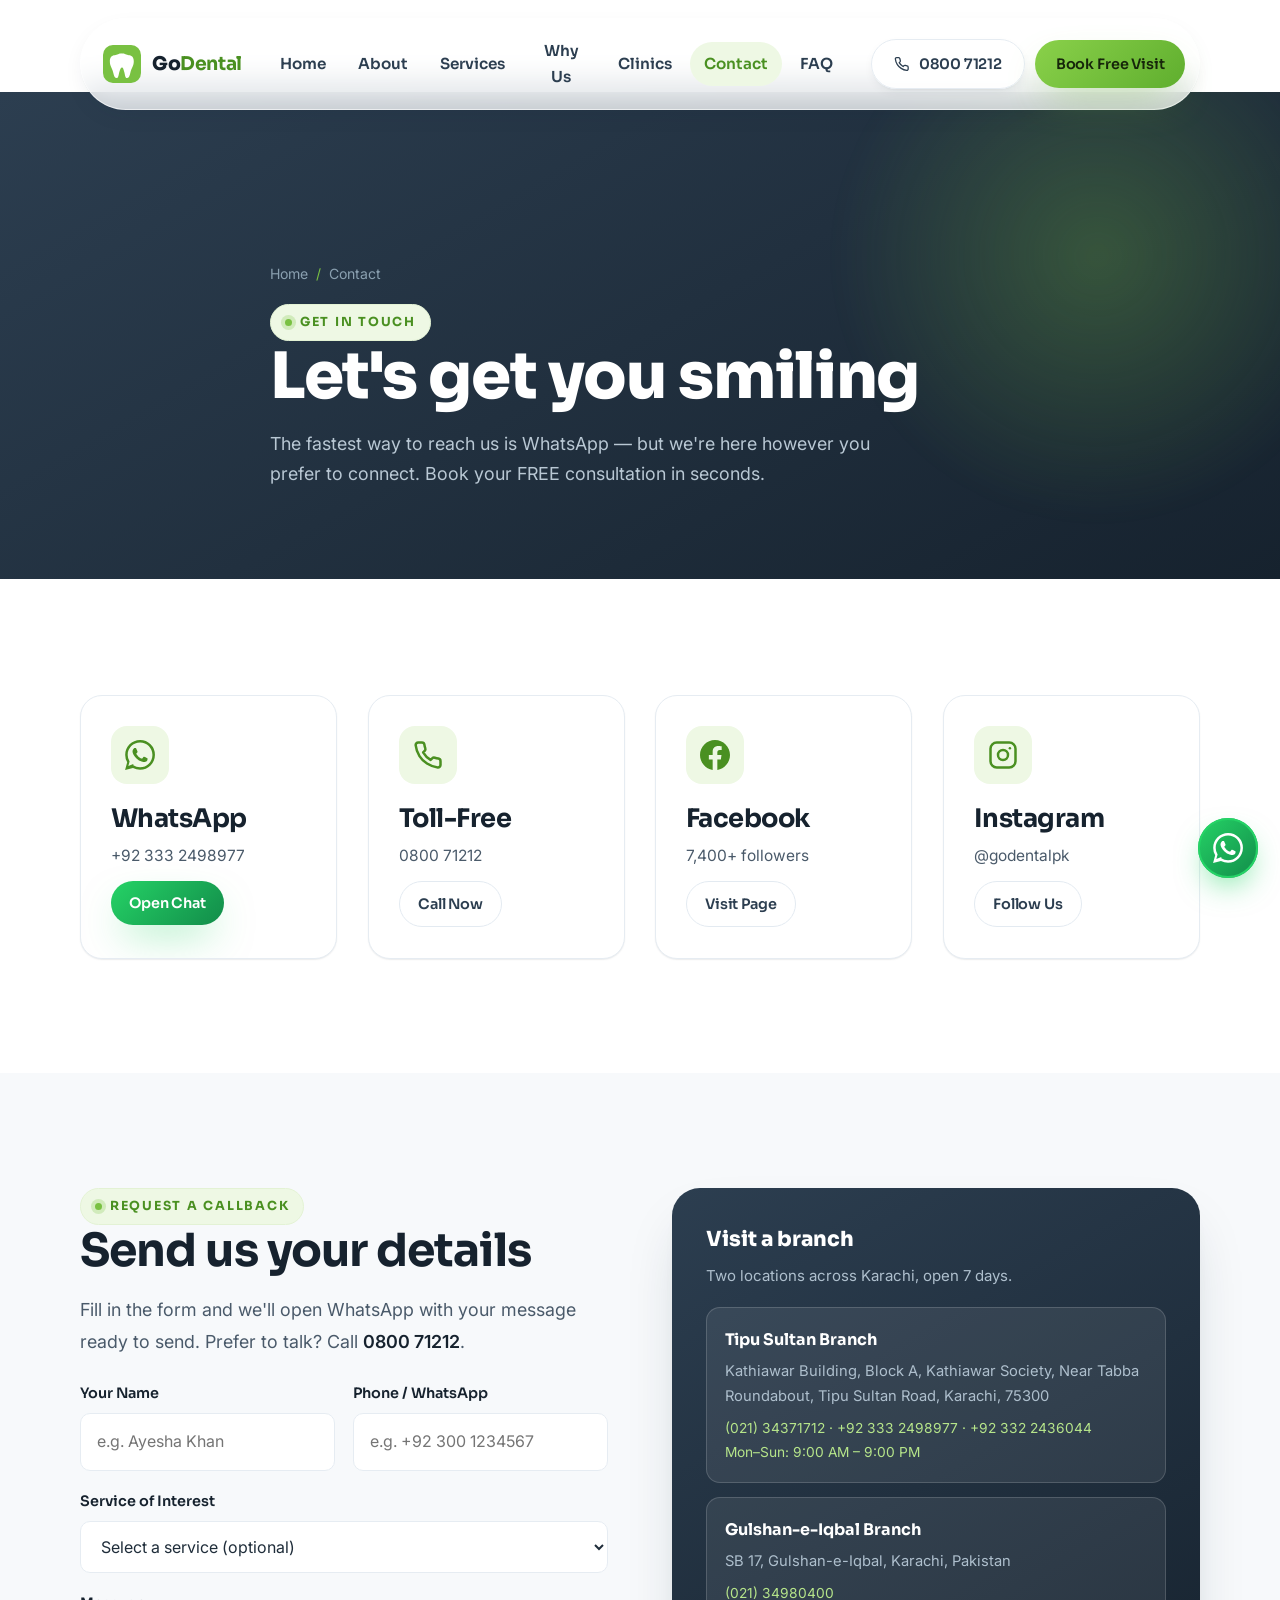
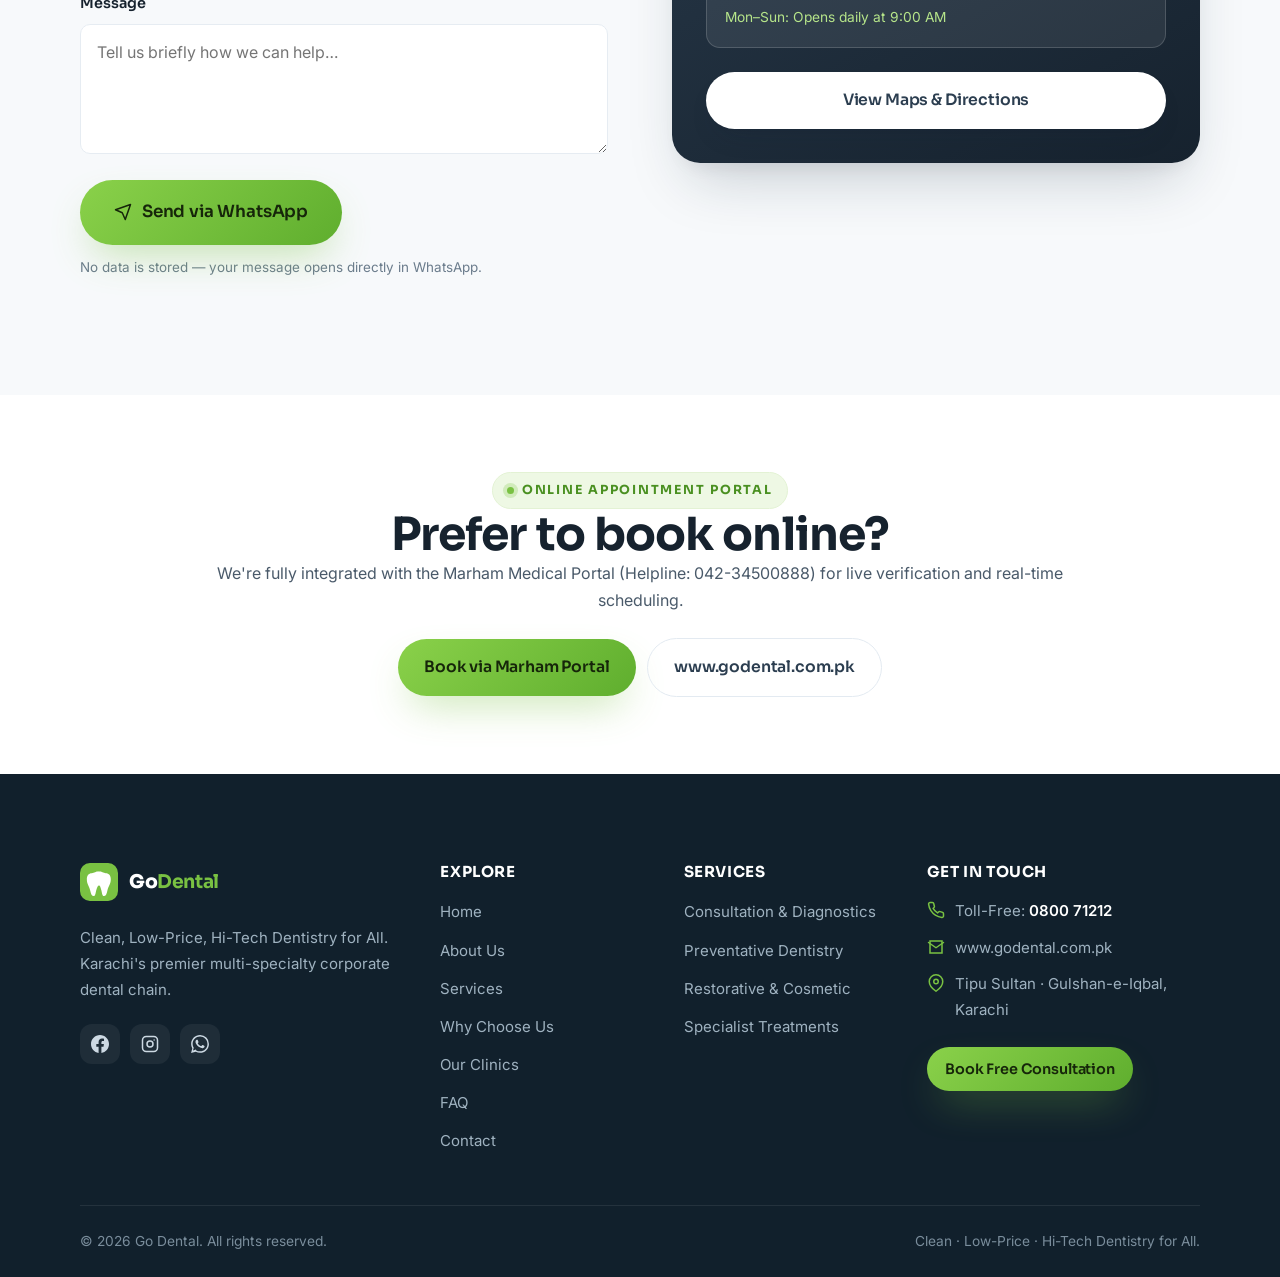
<file: contact.html>
<!DOCTYPE html>
<html lang="en">
<head>
  <meta charset="UTF-8">
  <meta name="viewport" content="width=device-width, initial-scale=1.0">
  <title>Contact | Go Dental — Book Your FREE Consultation in Karachi</title>
  <meta name="description" content="Contact Go Dental: WhatsApp booking, toll-free helpline 0800 71212, two Karachi branches, and the Marham online appointment portal. Book your FREE consultation today.">
  <meta name="theme-color" content="#79c142">
  <link rel="canonical" href="https://www.godental.com.pk/contact.html">
  <meta property="og:type" content="website">
  <meta property="og:site_name" content="Go Dental">
  <meta property="og:title" content="Contact Go Dental">
  <meta property="og:description" content="Book your FREE consultation via WhatsApp, toll-free helpline, or our Karachi branches.">
  <meta property="og:url" content="https://www.godental.com.pk/contact.html">
  <meta name="twitter:card" content="summary_large_image">
  <meta name="twitter:title" content="Contact Go Dental">
  <meta name="twitter:description" content="Book your FREE consultation in Karachi.">
  <link rel="preconnect" href="https://fonts.googleapis.com">
  <link rel="preconnect" href="https://fonts.gstatic.com" crossorigin>
  <link href="https://fonts.googleapis.com/css2?family=Inter:wght@400;500;600;700&family=Sora:wght@500;600;700;800&display=swap" rel="stylesheet">
  <link rel="stylesheet" href="assets/css/styles.css">
  <link rel="icon" href="data:image/svg+xml,%3Csvg xmlns='http://www.w3.org/2000/svg' viewBox='0 0 100 100'%3E%3Crect width='100' height='100' rx='24' fill='%2379c142'/%3E%3Cpath d='M50 22c-9 0-12 5-19 5-8 0-13 6-13 16 0 13 6 17 9 30 2 9 4 14 9 14s5-9 7-16 4-12 7-12 4 5 6 12 2 16 7 16 7-5 9-14c3-13 9-17 9-30 0-10-5-16-13-16-7 0-10-5-19-5z' fill='%23ffffff'/%3E%3C/svg%3E">
  <script type="application/ld+json">
  {"@context":"https://schema.org","@type":"ContactPage","name":"Contact Go Dental","url":"https://www.godental.com.pk/contact.html",
   "mainEntity":{"@type":"Organization","name":"Go Dental","telephone":["+92-21-34371712","+92-333-2498977","+92-332-2436044","080071212"],"url":"https://www.godental.com.pk","contactPoint":{"@type":"ContactPoint","telephone":"+92-333-2498977","contactType":"reservations","areaServed":"PK","availableLanguage":"English"}}}
  </script>
</head>
<body>
  <a href="#main" class="skip-link">Skip to content</a>
  <header class="nav">
    <div class="container">
      <nav class="nav__inner" aria-label="Primary">
        <a href="index.html" class="brand"><span class="brand__mark"><svg viewBox="0 0 100 100"><rect width="100" height="100" rx="26" fill="#79c142"/><path d="M50 22c-9 0-12 5-19 5-8 0-13 6-13 16 0 13 6 17 9 30 2 9 4 14 9 14s5-9 7-16 4-12 7-12 4 5 6 12 2 16 7 16 7-5 9-14c3-13 9-17 9-30 0-10-5-16-13-16-7 0-10-5-19-5z" fill="#fff"/></svg></span><span>Go<b>Dental</b></span></a>
        <ul class="nav__links">
          <li><a href="index.html">Home</a></li><li><a href="about.html">About</a></li><li><a href="services.html">Services</a></li>
          <li><a href="why-choose-us.html">Why Us</a></li><li><a href="clinics.html">Clinics</a></li><li><a href="contact.html">Contact</a></li><li><a href="faq.html">FAQ</a></li>
        </ul>
        <div class="nav__cta">
          <a href="tel:080071212" class="btn btn--ghost btn--sm nav__book"><svg viewBox="0 0 24 24" fill="none" stroke="currentColor" stroke-width="2"><path d="M22 16.92v3a2 2 0 0 1-2.18 2 19.79 19.79 0 0 1-8.63-3.07 19.5 19.5 0 0 1-6-6 19.79 19.79 0 0 1-3.07-8.67A2 2 0 0 1 4.11 2h3a2 2 0 0 1 2 1.72c.13.96.36 1.9.7 2.81a2 2 0 0 1-.45 2.11L8.09 9.91a16 16 0 0 0 6 6l1.27-1.27a2 2 0 0 1 2.11-.45c.91.34 1.85.57 2.81.7A2 2 0 0 1 22 16.92z" stroke-linecap="round" stroke-linejoin="round"/></svg>0800 71212</a>
          <a href="#" class="btn btn--sm" data-wa="Hello Go Dental. I'd like to book a FREE consultation.">Book Free Visit</a>
          <button class="nav__toggle" aria-label="Open menu" aria-expanded="false"><span></span></button>
        </div>
      </nav>
    </div>
  </header>
  <div class="mobile-menu">
    <a href="index.html">Home</a><a href="about.html">About</a><a href="services.html">Services</a>
    <a href="why-choose-us.html">Why Choose Us</a><a href="clinics.html">Our Clinics</a>
    <a href="contact.html">Contact</a><a href="faq.html">FAQ</a>
    <a href="#" class="btn" data-wa="Hello Go Dental. I'd like to book a FREE consultation.">Book Free Consultation</a>
  </div>
  <div class="nav-spacer"></div>

  <main id="main">
    <section class="pagehead">
      <div class="container">
        <nav class="breadcrumb"><a href="index.html">Home</a> <span>/</span> Contact</nav>
        <span class="eyebrow"><span class="dot"></span> Get in Touch</span>
        <h1>Let's get you smiling</h1>
        <p>The fastest way to reach us is WhatsApp — but we're here however you prefer to connect. Book your FREE consultation in seconds.</p>
      </div>
    </section>

    <!-- Quick contact cards -->
    <section class="section">
      <div class="container">
        <div class="grid grid-4">
          <a href="#" class="card reveal" data-wa="Hello Go Dental. I'd like to book a FREE consultation.">
            <div class="card__icon"><svg viewBox="0 0 24 24" fill="currentColor"><path d="M.057 24l1.687-6.163a11.867 11.867 0 0 1-1.587-5.946C.16 5.335 5.495 0 12.05 0a11.82 11.82 0 0 1 8.413 3.488 11.82 11.82 0 0 1 3.48 8.414c-.003 6.557-5.338 11.892-11.893 11.892a11.9 11.9 0 0 1-5.688-1.448L.057 24zm6.597-3.807c1.676.995 3.276 1.591 5.392 1.592 5.448 0 9.886-4.434 9.889-9.885.002-5.462-4.415-9.89-9.881-9.892-5.452 0-9.887 4.434-9.889 9.884a9.86 9.86 0 0 0 1.51 5.26l-.999 3.648 3.978-1.607zm11.387-5.464c-.074-.124-.272-.198-.57-.347-.297-.149-1.758-.868-2.031-.967-.272-.099-.47-.149-.669.149-.198.297-.768.967-.941 1.165-.173.198-.347.223-.644.074-.297-.149-1.255-.462-2.39-1.475-.883-.788-1.48-1.761-1.653-2.059-.173-.297-.018-.458.13-.606.134-.133.297-.347.446-.521.151-.172.2-.296.3-.495.099-.198.05-.372-.025-.521-.075-.148-.669-1.611-.916-2.206-.242-.579-.487-.501-.669-.51l-.57-.01c-.198 0-.52.074-.792.372s-1.04 1.016-1.04 2.479 1.065 2.876 1.213 3.074c.149.198 2.095 3.2 5.076 4.487.709.306 1.263.489 1.694.626.712.226 1.36.194 1.872.118.571-.085 1.758-.719 2.006-1.413.248-.695.248-1.29.173-1.414z"/></svg></div>
            <h3>WhatsApp</h3>
            <p>+92 333 2498977</p>
            <span class="btn btn--wa btn--sm mt-s">Open Chat</span>
          </a>
          <a href="tel:080071212" class="card reveal d1">
            <div class="card__icon"><svg viewBox="0 0 24 24" fill="none" stroke="currentColor" stroke-width="2"><path d="M22 16.92v3a2 2 0 0 1-2.18 2 19.79 19.79 0 0 1-8.63-3.07 19.5 19.5 0 0 1-6-6 19.79 19.79 0 0 1-3.07-8.67A2 2 0 0 1 4.11 2h3a2 2 0 0 1 2 1.72c.13.96.36 1.9.7 2.81a2 2 0 0 1-.45 2.11L8.09 9.91a16 16 0 0 0 6 6l1.27-1.27a2 2 0 0 1 2.11-.45c.91.34 1.85.57 2.81.7A2 2 0 0 1 22 16.92z" stroke-linecap="round" stroke-linejoin="round"/></svg></div>
            <h3>Toll-Free</h3>
            <p>0800 71212</p>
            <span class="btn btn--outline btn--sm mt-s">Call Now</span>
          </a>
          <a href="https://www.facebook.com/godentalpk" target="_blank" rel="noopener" class="card reveal d2">
            <div class="card__icon"><svg viewBox="0 0 24 24" fill="currentColor"><path d="M24 12.07C24 5.41 18.63 0 12 0S0 5.4 0 12.07C0 18.1 4.39 23.1 10.13 24v-8.44H7.08v-3.49h3.05V9.41c0-3.02 1.79-4.69 4.53-4.69 1.31 0 2.68.24 2.68.24v2.97h-1.51c-1.49 0-1.96.93-1.96 1.89v2.25h3.33l-.53 3.49h-2.8V24C19.61 23.1 24 18.1 24 12.07z"/></svg></div>
            <h3>Facebook</h3>
            <p>7,400+ followers</p>
            <span class="btn btn--outline btn--sm mt-s">Visit Page</span>
          </a>
          <a href="https://www.instagram.com/godentalpk" target="_blank" rel="noopener" class="card reveal d3">
            <div class="card__icon"><svg viewBox="0 0 24 24" fill="none" stroke="currentColor" stroke-width="2"><rect x="2" y="2" width="20" height="20" rx="5"/><circle cx="12" cy="12" r="4"/><circle cx="17.5" cy="6.5" r="1" fill="currentColor" stroke="none"/></svg></div>
            <h3>Instagram</h3>
            <p>@godentalpk</p>
            <span class="btn btn--outline btn--sm mt-s">Follow Us</span>
          </a>
        </div>
      </div>
    </section>

    <!-- Form + branches -->
    <section class="section section--mist">
      <div class="container">
        <div class="split" style="align-items:flex-start">
          <!-- Form -->
          <div class="split__body reveal from-left">
            <span class="eyebrow"><span class="dot"></span> Request a Callback</span>
            <h2>Send us your details</h2>
            <p class="lead">Fill in the form and we'll open WhatsApp with your message ready to send. Prefer to talk? Call <a href="tel:080071212"><strong>0800 71212</strong></a>.</p>
            <form class="form mt-m" data-contact-form novalidate>
              <div class="form-success" role="status" aria-live="polite">
                <svg viewBox="0 0 24 24" width="22" height="22" fill="none" stroke="currentColor" stroke-width="2.4"><path d="M20 6 9 17l-5-5" stroke-linecap="round" stroke-linejoin="round"/></svg>
                <span>Opening WhatsApp with your details… We'll be in touch shortly!</span>
              </div>
              <div class="form__row">
                <div class="field">
                  <label for="name">Your Name</label>
                  <input type="text" id="name" name="name" placeholder="e.g. Ayesha Khan" required autocomplete="name">
                </div>
                <div class="field">
                  <label for="phone">Phone / WhatsApp</label>
                  <input type="tel" id="phone" name="phone" placeholder="e.g. +92 300 1234567" required autocomplete="tel">
                </div>
              </div>
              <div class="field">
                <label for="service">Service of Interest</label>
                <select id="service" name="service">
                  <option value="">Select a service (optional)</option>
                  <option>Free Consultation</option>
                  <option>Preventative Dentistry</option>
                  <option>Cosmetic Dentistry</option>
                  <option>Dental Implants</option>
                  <option>Braces / Orthodontics</option>
                  <option>Other</option>
                </select>
              </div>
              <div class="field">
                <label for="message">Message</label>
                <textarea id="message" name="message" placeholder="Tell us briefly how we can help…"></textarea>
              </div>
              <div class="cluster">
                <button type="submit" class="btn btn--lg">
                  <svg viewBox="0 0 24 24" width="18" height="18" fill="none" stroke="currentColor" stroke-width="2"><path d="m22 2-7 20-4-9-9-4 20-7z" stroke-linecap="round" stroke-linejoin="round"/></svg>
                  Send via WhatsApp
                </button>
                <span class="form-note">No data is stored — your message opens directly in WhatsApp.</span>
              </div>
            </form>
          </div>

          <!-- Branches sidebar -->
          <div class="split__media reveal from-right d2">
            <div class="panel">
              <div class="panel__title">Visit a branch</div>
              <p style="color:#aebfcd;font-size:.94rem;margin-bottom:18px">Two locations across Karachi, open 7 days.</p>
              <div style="display:flex;flex-direction:column;gap:14px">
                <div style="background:rgba(255,255,255,.08);border:1px solid rgba(255,255,255,.16);border-radius:14px;padding:18px">
                  <b style="font-family:var(--font-display);color:#fff;display:block;margin-bottom:6px">Tipu Sultan Branch</b>
                  <p style="color:#aebfcd;font-size:.92rem;margin:0">Kathiawar Building, Block A, Kathiawar Society, Near Tabba Roundabout, Tipu Sultan Road, Karachi, 75300</p>
                  <p style="color:#b6e58a;font-size:.86rem;margin-top:8px">(021) 34371712 · +92 333 2498977 · +92 332 2436044<br>Mon–Sun: 9:00 AM – 9:00 PM</p>
                </div>
                <div style="background:rgba(255,255,255,.08);border:1px solid rgba(255,255,255,.16);border-radius:14px;padding:18px">
                  <b style="font-family:var(--font-display);color:#fff;display:block;margin-bottom:6px">Gulshan-e-Iqbal Branch</b>
                  <p style="color:#aebfcd;font-size:.92rem;margin:0">SB 17, Gulshan-e-Iqbal, Karachi, Pakistan</p>
                  <p style="color:#b6e58a;font-size:.86rem;margin-top:8px">(021) 34980400<br>Mon–Sun: Opens daily at 9:00 AM</p>
                </div>
              </div>
              <a href="clinics.html" class="btn btn--light btn--block mt-m">View Maps &amp; Directions</a>
            </div>
          </div>
        </div>
      </div>
    </section>

    <!-- Channels note -->
    <section class="section section--tight">
      <div class="container narrow center">
        <span class="eyebrow reveal"><span class="dot"></span> Online Appointment Portal</span>
        <h2 class="reveal d1">Prefer to book online?</h2>
        <p class="reveal d2">We're fully integrated with the Marham Medical Portal (Helpline: 042-34500888) for live verification and real-time scheduling.</p>
        <div class="cluster cluster--center mt-m">
          <a href="https://www.marham.pk" target="_blank" rel="noopener" class="btn">Book via Marham Portal</a>
          <a href="https://www.godental.com.pk" class="btn btn--outline">www.godental.com.pk</a>
        </div>
      </div>
    </section>
  </main>

  <footer class="footer">
    <div class="container">
      <div class="footer__grid">
        <div>
          <a href="index.html" class="brand footer__brand"><span class="brand__mark"><svg viewBox="0 0 100 100"><rect width="100" height="100" rx="26" fill="#79c142"/><path d="M50 22c-9 0-12 5-19 5-8 0-13 6-13 16 0 13 6 17 9 30 2 9 4 14 9 14s5-9 7-16 4-12 7-12 4 5 6 12 2 16 7 16 7-5 9-14c3-13 9-17 9-30 0-10-5-16-13-16-7 0-10-5-19-5z" fill="#fff"/></svg></span><span style="color:#fff">Go<b style="color:#79c142">Dental</b></span></a>
          <p class="footer__about">Clean, Low-Price, Hi-Tech Dentistry for All. Karachi's premier multi-specialty corporate dental chain.</p>
          <div class="footer__social">
            <a href="https://www.facebook.com/godentalpk" target="_blank" rel="noopener" aria-label="Facebook"><svg viewBox="0 0 24 24" fill="currentColor"><path d="M24 12.07C24 5.41 18.63 0 12 0S0 5.4 0 12.07C0 18.1 4.39 23.1 10.13 24v-8.44H7.08v-3.49h3.05V9.41c0-3.02 1.79-4.69 4.53-4.69 1.31 0 2.68.24 2.68.24v2.97h-1.51c-1.49 0-1.96.93-1.96 1.89v2.25h3.33l-.53 3.49h-2.8V24C19.61 23.1 24 18.1 24 12.07z"/></svg></a>
            <a href="https://www.instagram.com/godentalpk" target="_blank" rel="noopener" aria-label="Instagram"><svg viewBox="0 0 24 24" fill="none" stroke="currentColor" stroke-width="2"><rect x="2" y="2" width="20" height="20" rx="5"/><circle cx="12" cy="12" r="4"/><circle cx="17.5" cy="6.5" r="1" fill="currentColor" stroke="none"/></svg></a>
            <a href="#" data-wa="Hello Go Dental. I'd like to book a FREE consultation." aria-label="WhatsApp"><svg viewBox="0 0 24 24" fill="currentColor"><path d="M.057 24l1.687-6.163a11.867 11.867 0 0 1-1.587-5.946C.16 5.335 5.495 0 12.05 0a11.82 11.82 0 0 1 8.413 3.488 11.82 11.82 0 0 1 3.48 8.414c-.003 6.557-5.338 11.892-11.893 11.892a11.9 11.9 0 0 1-5.688-1.448L.057 24zm6.597-3.807c1.676.995 3.276 1.591 5.392 1.592 5.448 0 9.886-4.434 9.889-9.885.002-5.462-4.415-9.89-9.881-9.892-5.452 0-9.887 4.434-9.889 9.884a9.86 9.86 0 0 0 1.51 5.26l-.999 3.648 3.978-1.607zm11.387-5.464c-.074-.124-.272-.198-.57-.347-.297-.149-1.758-.868-2.031-.967-.272-.099-.47-.149-.669.149-.198.297-.768.967-.941 1.165-.173.198-.347.223-.644.074-.297-.149-1.255-.462-2.39-1.475-.883-.788-1.48-1.761-1.653-2.059-.173-.297-.018-.458.13-.606.134-.133.297-.347.446-.521.151-.172.2-.296.3-.495.099-.198.05-.372-.025-.521-.075-.148-.669-1.611-.916-2.206-.242-.579-.487-.501-.669-.51l-.57-.01c-.198 0-.52.074-.792.372s-1.04 1.016-1.04 2.479 1.065 2.876 1.213 3.074c.149.198 2.095 3.2 5.076 4.487.709.306 1.263.489 1.694.626.712.226 1.36.194 1.872.118.571-.085 1.758-.719 2.006-1.413.248-.695.248-1.29.173-1.414z"/></svg></a>
          </div>
        </div>
        <div><h5>Explore</h5><ul>
          <li><a href="index.html">Home</a></li><li><a href="about.html">About Us</a></li><li><a href="services.html">Services</a></li><li><a href="why-choose-us.html">Why Choose Us</a></li><li><a href="clinics.html">Our Clinics</a></li><li><a href="faq.html">FAQ</a></li><li><a href="contact.html">Contact</a></li>
        </ul></div>
        <div><h5>Services</h5><ul>
          <li><a href="services.html#consultation">Consultation &amp; Diagnostics</a></li><li><a href="services.html#preventative">Preventative Dentistry</a></li><li><a href="services.html#restorative">Restorative &amp; Cosmetic</a></li><li><a href="services.html#specialist">Specialist Treatments</a></li>
        </ul></div>
        <div><h5>Get in Touch</h5>
          <ul class="footer__contact">
            <li><span class="ic"><svg viewBox="0 0 24 24" fill="none" stroke="currentColor" stroke-width="2"><path d="M22 16.92v3a2 2 0 0 1-2.18 2 19.79 19.79 0 0 1-8.63-3.07 19.5 19.5 0 0 1-6-6 19.79 19.79 0 0 1-3.07-8.67A2 2 0 0 1 4.11 2h3a2 2 0 0 1 2 1.72c.13.96.36 1.9.7 2.81a2 2 0 0 1-.45 2.11L8.09 9.91a16 16 0 0 0 6 6l1.27-1.27a2 2 0 0 1 2.11-.45c.91.34 1.85.57 2.81.7A2 2 0 0 1 22 16.92z" stroke-linecap="round" stroke-linejoin="round"/></svg></span><span>Toll-Free: <a href="tel:080071212"><strong style="color:#fff">0800 71212</strong></a></span></li>
            <li><span class="ic"><svg viewBox="0 0 24 24" fill="none" stroke="currentColor" stroke-width="2"><path d="M4 4h16v16H4z"/><path d="m22 6-10 7L2 6" stroke-linecap="round" stroke-linejoin="round"/></svg></span><span><a href="https://www.godental.com.pk">www.godental.com.pk</a></span></li>
            <li><span class="ic"><svg viewBox="0 0 24 24" fill="none" stroke="currentColor" stroke-width="2"><path d="M21 10c0 7-9 13-9 13s-9-6-9-13a9 9 0 0 1 18 0z"/><circle cx="12" cy="10" r="3"/></svg></span><span>Tipu Sultan · Gulshan-e-Iqbal, Karachi</span></li>
          </ul>
          <a href="#" class="btn btn--sm mt-m" data-wa="Hello Go Dental. I'd like to book a FREE consultation.">Book Free Consultation</a>
        </div>
      </div>
      <div class="footer__bottom"><span>© <span data-year>2026</span> Go Dental. All rights reserved.</span><span>Clean · Low-Price · Hi-Tech Dentistry for All.</span></div>
    </div>
  </footer>
  <a href="#" class="fab" data-wa="Hello Go Dental. I'd like to book a FREE consultation." aria-label="Chat with Go Dental on WhatsApp">
    <span class="fab__label">Chat with us</span>
    <svg viewBox="0 0 24 24" fill="currentColor"><path d="M.057 24l1.687-6.163a11.867 11.867 0 0 1-1.587-5.946C.16 5.335 5.495 0 12.05 0a11.82 11.82 0 0 1 8.413 3.488 11.82 11.82 0 0 1 3.48 8.414c-.003 6.557-5.338 11.892-11.893 11.892a11.9 11.9 0 0 1-5.688-1.448L.057 24zm6.597-3.807c1.676.995 3.276 1.591 5.392 1.592 5.448 0 9.886-4.434 9.889-9.885.002-5.462-4.415-9.89-9.881-9.892-5.452 0-9.887 4.434-9.889 9.884a9.86 9.86 0 0 0 1.51 5.26l-.999 3.648 3.978-1.607zm11.387-5.464c-.074-.124-.272-.198-.57-.347-.297-.149-1.758-.868-2.031-.967-.272-.099-.47-.149-.669.149-.198.297-.768.967-.941 1.165-.173.198-.347.223-.644.074-.297-.149-1.255-.462-2.39-1.475-.883-.788-1.48-1.761-1.653-2.059-.173-.297-.018-.458.13-.606.134-.133.297-.347.446-.521.151-.172.2-.296.3-.495.099-.198.05-.372-.025-.521-.075-.148-.669-1.611-.916-2.206-.242-.579-.487-.501-.669-.51l-.57-.01c-.198 0-.52.074-.792.372s-1.04 1.016-1.04 2.479 1.065 2.876 1.213 3.074c.149.198 2.095 3.2 5.076 4.487.709.306 1.263.489 1.694.626.712.226 1.36.194 1.872.118.571-.085 1.758-.719 2.006-1.413.248-.695.248-1.29.173-1.414z"/></svg>
  </a>
  <script src="assets/js/main.js" defer></script>
</body>
</html>
</file>
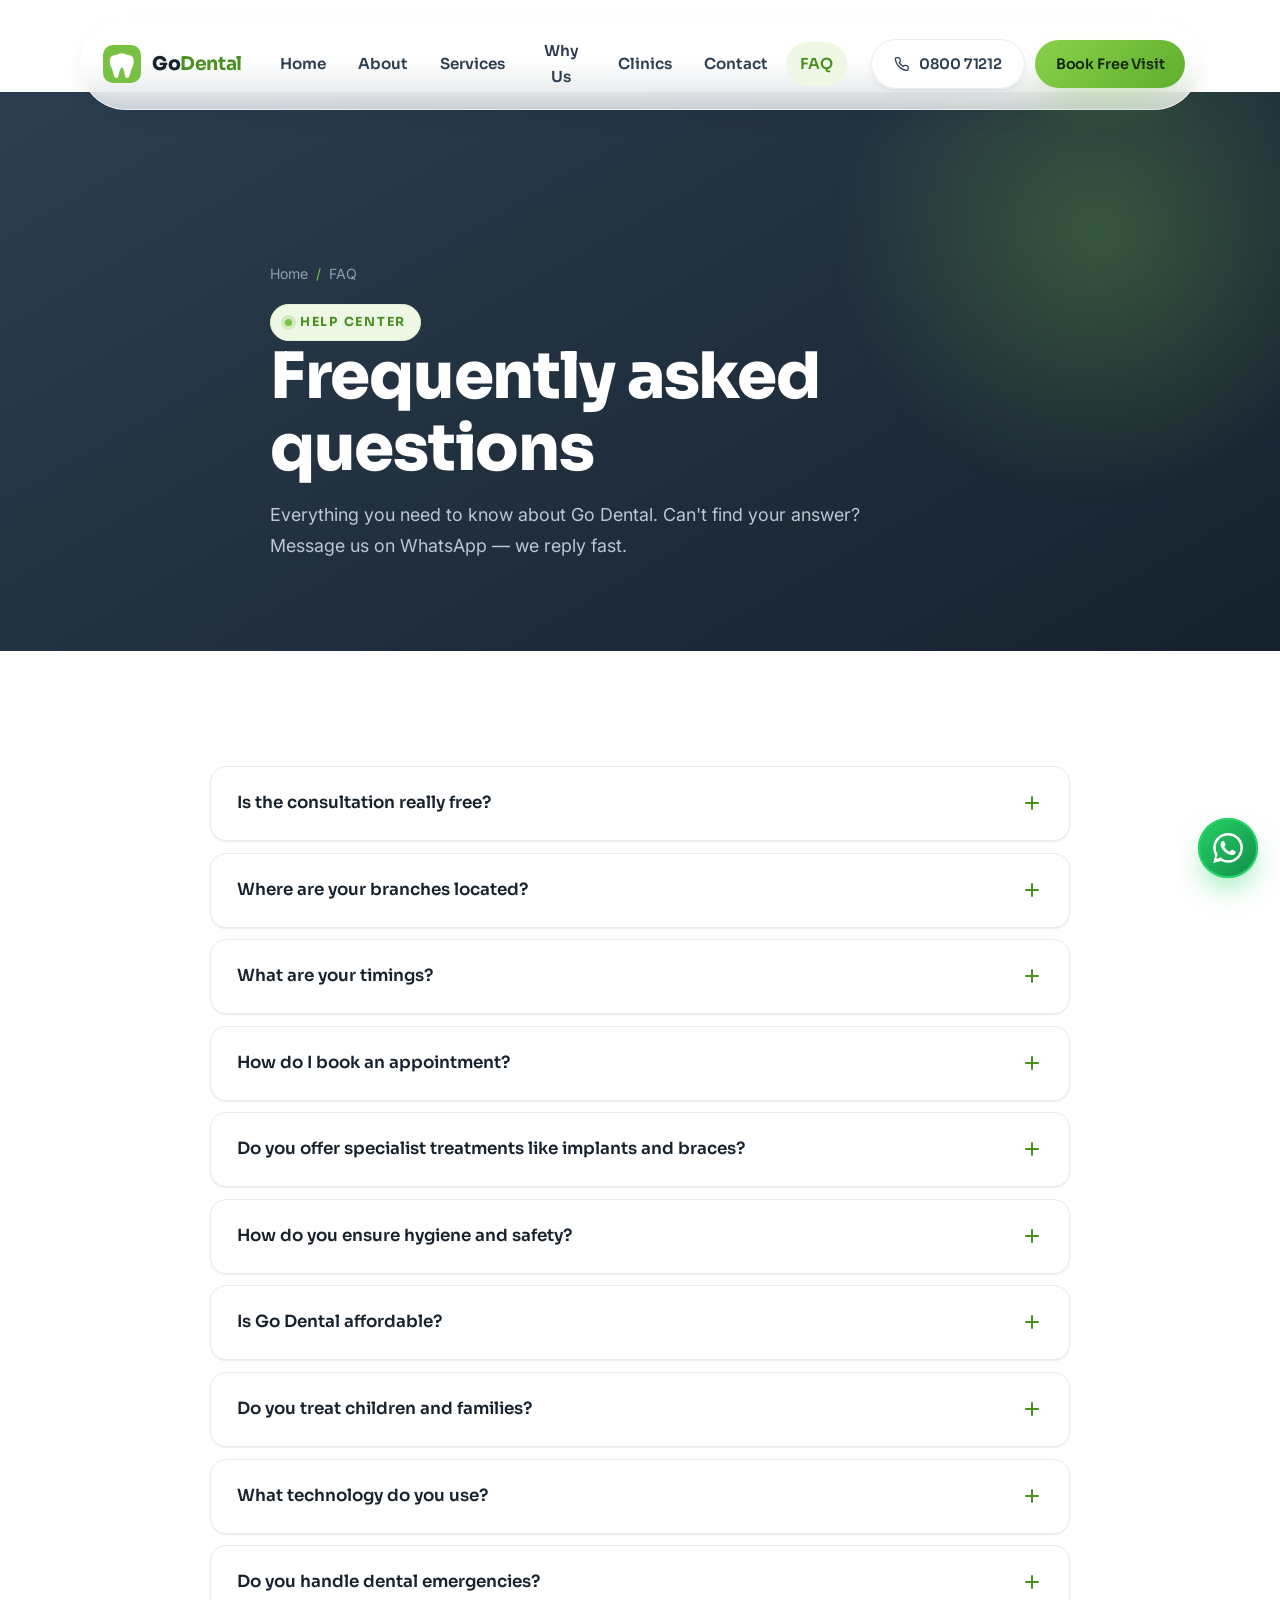
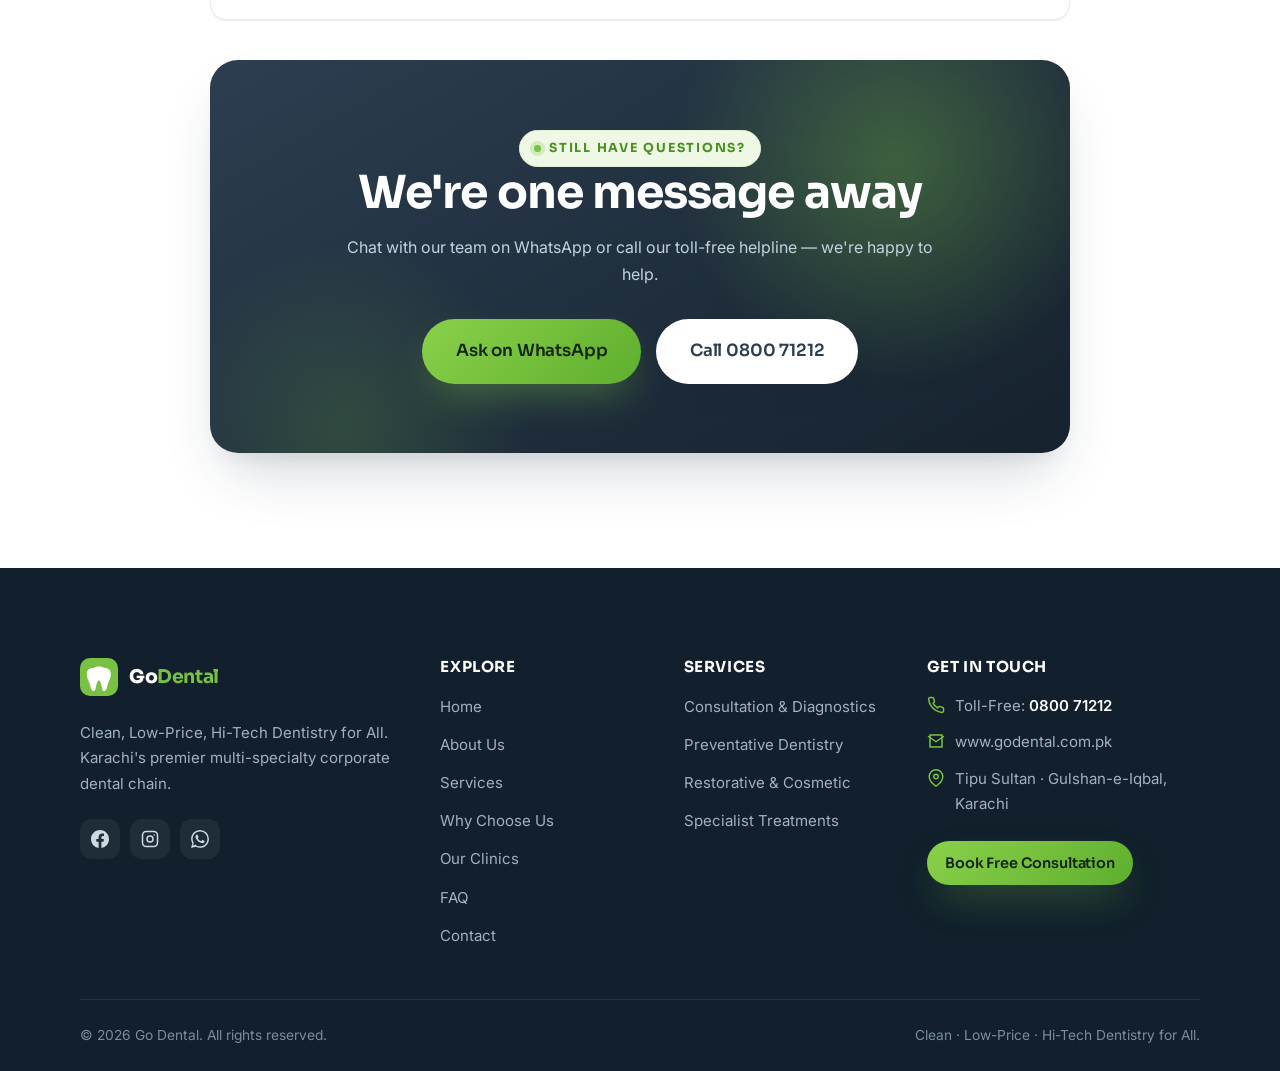
<file: faq.html>
<!DOCTYPE html>
<html lang="en">
<head>
  <meta charset="UTF-8">
  <meta name="viewport" content="width=device-width, initial-scale=1.0">
  <title>FAQ | Go Dental — Frequently Asked Questions</title>
  <meta name="description" content="Answers to common questions about Go Dental: free consultation, branches, timings, booking, services, sterilization, pricing, and more — in Karachi.">
  <meta name="theme-color" content="#79c142">
  <link rel="canonical" href="https://www.godental.com.pk/faq.html">
  <meta property="og:type" content="website">
  <meta property="og:site_name" content="Go Dental">
  <meta property="og:title" content="FAQ | Go Dental">
  <meta property="og:description" content="Answers to common questions about Go Dental in Karachi.">
  <meta property="og:url" content="https://www.godental.com.pk/faq.html">
  <meta name="twitter:card" content="summary_large_image">
  <meta name="twitter:title" content="FAQ | Go Dental">
  <meta name="twitter:description" content="Common questions answered.">
  <link rel="preconnect" href="https://fonts.googleapis.com">
  <link rel="preconnect" href="https://fonts.gstatic.com" crossorigin>
  <link href="https://fonts.googleapis.com/css2?family=Inter:wght@400;500;600;700&family=Sora:wght@500;600;700;800&display=swap" rel="stylesheet">
  <link rel="stylesheet" href="assets/css/styles.css">
  <link rel="icon" href="data:image/svg+xml,%3Csvg xmlns='http://www.w3.org/2000/svg' viewBox='0 0 100 100'%3E%3Crect width='100' height='100' rx='24' fill='%2379c142'/%3E%3Cpath d='M50 22c-9 0-12 5-19 5-8 0-13 6-13 16 0 13 6 17 9 30 2 9 4 14 9 14s5-9 7-16 4-12 7-12 4 5 6 12 2 16 7 16 7-5 9-14c3-13 9-17 9-30 0-10-5-16-13-16-7 0-10-5-19-5z' fill='%23ffffff'/%3E%3C/svg%3E">
  <script type="application/ld+json">
  {"@context":"https://schema.org","@type":"FAQPage","url":"https://www.godental.com.pk/faq.html",
   "mainEntity":[
     {"@type":"Question","name":"Is the consultation really free?","acceptedAnswer":{"@type":"Answer","text":"Yes. Your first consultation at Go Dental is completely free, including a thorough check-up with modern intraoral cameras. There is no obligation to proceed with treatment."}},
     {"@type":"Question","name":"Where are Go Dental's branches located?","acceptedAnswer":{"@type":"Answer","text":"Go Dental has two branches in Karachi: Tipu Sultan (Kathiawar Building, Block A, Kathiawar Society, Near Tabba Roundabout, 75300) and Gulshan-e-Iqbal (SB 17)."}},
     {"@type":"Question","name":"What are your timings?","acceptedAnswer":{"@type":"Answer","text":"The Tipu Sultan branch is open Monday to Sunday, 9:00 AM to 9:00 PM. The Gulshan-e-Iqbal branch opens daily at 9:00 AM."}},
     {"@type":"Question","name":"How do I book an appointment?","acceptedAnswer":{"@type":"Answer","text":"The fastest way is WhatsApp via any Book on WhatsApp button, which opens a pre-filled message. You can also call the toll-free helpline at 0800 71212, or book via the Marham Medical Portal."}},
     {"@type":"Question","name":"Do you offer specialist treatments like implants and braces?","acceptedAnswer":{"@type":"Answer","text":"Yes. As a multi-specialty chain, Go Dental offers dental implants, orthodontics (metal and ceramic braces, plus clear aligners), surgical emergencies, cosmetic and restorative care."}},
     {"@type":"Question","name":"How do you ensure hygiene and safety?","acceptedAnswer":{"@type":"Answer","text":"We maintain uncompromising adherence to international sterilization protocols, including autoclave sterilization, barrier control with single-use disposables, surface disinfection between patients, and a fully trained team."}}
   ]}
  </script>
</head>
<body>
  <a href="#main" class="skip-link">Skip to content</a>
  <header class="nav">
    <div class="container">
      <nav class="nav__inner" aria-label="Primary">
        <a href="index.html" class="brand"><span class="brand__mark"><svg viewBox="0 0 100 100"><rect width="100" height="100" rx="26" fill="#79c142"/><path d="M50 22c-9 0-12 5-19 5-8 0-13 6-13 16 0 13 6 17 9 30 2 9 4 14 9 14s5-9 7-16 4-12 7-12 4 5 6 12 2 16 7 16 7-5 9-14c3-13 9-17 9-30 0-10-5-16-13-16-7 0-10-5-19-5z" fill="#fff"/></svg></span><span>Go<b>Dental</b></span></a>
        <ul class="nav__links">
          <li><a href="index.html">Home</a></li><li><a href="about.html">About</a></li><li><a href="services.html">Services</a></li>
          <li><a href="why-choose-us.html">Why Us</a></li><li><a href="clinics.html">Clinics</a></li><li><a href="contact.html">Contact</a></li><li><a href="faq.html">FAQ</a></li>
        </ul>
        <div class="nav__cta">
          <a href="tel:080071212" class="btn btn--ghost btn--sm nav__book"><svg viewBox="0 0 24 24" fill="none" stroke="currentColor" stroke-width="2"><path d="M22 16.92v3a2 2 0 0 1-2.18 2 19.79 19.79 0 0 1-8.63-3.07 19.5 19.5 0 0 1-6-6 19.79 19.79 0 0 1-3.07-8.67A2 2 0 0 1 4.11 2h3a2 2 0 0 1 2 1.72c.13.96.36 1.9.7 2.81a2 2 0 0 1-.45 2.11L8.09 9.91a16 16 0 0 0 6 6l1.27-1.27a2 2 0 0 1 2.11-.45c.91.34 1.85.57 2.81.7A2 2 0 0 1 22 16.92z" stroke-linecap="round" stroke-linejoin="round"/></svg>0800 71212</a>
          <a href="#" class="btn btn--sm" data-wa="Hello Go Dental. I'd like to book a FREE consultation.">Book Free Visit</a>
          <button class="nav__toggle" aria-label="Open menu" aria-expanded="false"><span></span></button>
        </div>
      </nav>
    </div>
  </header>
  <div class="mobile-menu">
    <a href="index.html">Home</a><a href="about.html">About</a><a href="services.html">Services</a>
    <a href="why-choose-us.html">Why Choose Us</a><a href="clinics.html">Our Clinics</a>
    <a href="contact.html">Contact</a><a href="faq.html">FAQ</a>
    <a href="#" class="btn" data-wa="Hello Go Dental. I'd like to book a FREE consultation.">Book Free Consultation</a>
  </div>
  <div class="nav-spacer"></div>

  <main id="main">
    <section class="pagehead">
      <div class="container">
        <nav class="breadcrumb"><a href="index.html">Home</a> <span>/</span> FAQ</nav>
        <span class="eyebrow"><span class="dot"></span> Help Center</span>
        <h1>Frequently asked questions</h1>
        <p>Everything you need to know about Go Dental. Can't find your answer? Message us on WhatsApp — we reply fast.</p>
      </div>
    </section>

    <section class="section">
      <div class="container narrow">
        <div data-accordion>
          <div class="faq-item reveal">
            <button class="faq-q" aria-expanded="false">Is the consultation really free?<span class="pm" aria-hidden="true"></span></button>
            <div class="faq-a"><div class="faq-a__inner"><p>Yes. Your <strong>first consultation at Go Dental is completely free</strong>. It includes a thorough check-up using our modern intraoral cameras and diagnostic tools, with no obligation to proceed with treatment. We believe great care starts with honest information.</p></div></div>
          </div>
          <div class="faq-item reveal d1">
            <button class="faq-q" aria-expanded="false">Where are your branches located?<span class="pm" aria-hidden="true"></span></button>
            <div class="faq-a"><div class="faq-a__inner"><p>We have two branches in Karachi:</p><ul style="margin-top:8px;padding-left:18px;display:flex;flex-direction:column;gap:6px"><li><strong>Tipu Sultan</strong> — Kathiawar Building, Block A, Kathiawar Society, Near Tabba Roundabout, Tipu Sultan Road, 75300.</li><li><strong>Gulshan-e-Iqbal</strong> — SB 17, Gulshan-e-Iqbal.</li></ul><p style="margin-top:10px"><a href="clinics.html">See maps &amp; directions →</a></p></div></div>
          </div>
          <div class="faq-item reveal d1">
            <button class="faq-q" aria-expanded="false">What are your timings?<span class="pm" aria-hidden="true"></span></button>
            <div class="faq-a"><div class="faq-a__inner"><p>Our <strong>Tipu Sultan</strong> branch is open <strong>Monday to Sunday, 9:00 AM – 9:00 PM</strong>. The <strong>Gulshan-e-Iqbal</strong> branch opens daily at <strong>9:00 AM</strong> — call ahead for current closing hours.</p></div></div>
          </div>
          <div class="faq-item reveal d2">
            <button class="faq-q" aria-expanded="false">How do I book an appointment?<span class="pm" aria-hidden="true"></span></button>
            <div class="faq-a"><div class="faq-a__inner"><p>The fastest way is WhatsApp — tap any "Book on WhatsApp" button and a pre-filled message opens instantly. You can also:</p><ul style="margin-top:8px;padding-left:18px;display:flex;flex-direction:column;gap:6px"><li>Call our toll-free helpline at <strong>0800 71212</strong></li><li>Call a branch directly (Tipu Sultan: (021) 34371712; Gulshan: (021) 34980400)</li><li>Book online via the <strong>Marham Medical Portal</strong> for live verification and real-time scheduling.</li></ul></div></div>
          </div>
          <div class="faq-item reveal d2">
            <button class="faq-q" aria-expanded="false">Do you offer specialist treatments like implants and braces?<span class="pm" aria-hidden="true"></span></button>
            <div class="faq-a"><div class="faq-a__inner"><p>Yes. As a multi-specialty chain, we offer <strong>dental implants</strong>, <strong>orthodontics</strong> (metal braces, ceramic braces, and clear aligners), <strong>surgical emergencies</strong>, and full <strong>cosmetic and restorative care</strong> — all under one roof. <a href="services.html">Explore our services →</a></p></div></div>
          </div>
          <div class="faq-item reveal d3">
            <button class="faq-q" aria-expanded="false">How do you ensure hygiene and safety?<span class="pm" aria-hidden="true"></span></button>
            <div class="faq-a"><div class="faq-a__inner"><p>We maintain <strong>uncompromising adherence to international sterilization protocols</strong>. This includes autoclave heat sterilization of instruments, barrier control with single-use disposables, surface disinfection between every patient, and a fully trained, protocol-compliant team.</p></div></div>
          </div>
          <div class="faq-item reveal d3">
            <button class="faq-q" aria-expanded="false">Is Go Dental affordable?<span class="pm" aria-hidden="true"></span></button>
            <div class="faq-a"><div class="faq-a__inner"><p>Yes — accessibility is one of our core values. Our tagline is "Clean, Low-Price, Hi-Tech Dentistry for All." We combine corporate-grade standards with pricing designed to be within reach for families across Karachi.</p></div></div>
          </div>
          <div class="faq-item reveal d4">
            <button class="faq-q" aria-expanded="false">Do you treat children and families?<span class="pm" aria-hidden="true"></span></button>
            <div class="faq-a"><div class="faq-a__inner"><p>Absolutely. Go Dental is family-friendly. Our relaxing, stress-free corporate environment is designed to put patients of all ages at ease — including children visiting the dentist for the first time.</p></div></div>
          </div>
          <div class="faq-item reveal d4">
            <button class="faq-q" aria-expanded="false">What technology do you use?<span class="pm" aria-hidden="true"></span></button>
            <div class="faq-a"><div class="faq-a__inner"><p>Each operatory is equipped with <strong>integrated dental chairs</strong>, <strong>flat-panel diagnostic displays</strong>, <strong>modern intraoral cameras</strong>, and <strong>high-speed medical tools</strong> — ensuring accurate diagnosis, efficient treatment, and a high patient turnaround.</p></div></div>
          </div>
          <div class="faq-item reveal d5">
            <button class="faq-q" aria-expanded="false">Do you handle dental emergencies?<span class="pm" aria-hidden="true"></span></button>
            <div class="faq-a"><div class="faq-a__inner"><p>Yes. We handle <strong>surgical emergencies</strong> as part of our specialist treatments. If you're in pain or have an urgent dental issue, message us on WhatsApp or call <strong>0800 71212</strong> and we'll prioritise your care.</p></div></div>
          </div>
        </div>

        <div class="cta-band reveal zoom mt-l">
          <span class="eyebrow"><span class="dot"></span> Still Have Questions?</span>
          <h2>We're one message away</h2>
          <p>Chat with our team on WhatsApp or call our toll-free helpline — we're happy to help.</p>
          <div class="cta-band__actions">
            <a href="#" class="btn btn--lg" data-wa="Hello Go Dental. I have a question.">Ask on WhatsApp</a>
            <a href="tel:080071212" class="btn btn--light btn--lg">Call 0800 71212</a>
          </div>
        </div>
      </div>
    </section>
  </main>

  <footer class="footer">
    <div class="container">
      <div class="footer__grid">
        <div>
          <a href="index.html" class="brand footer__brand"><span class="brand__mark"><svg viewBox="0 0 100 100"><rect width="100" height="100" rx="26" fill="#79c142"/><path d="M50 22c-9 0-12 5-19 5-8 0-13 6-13 16 0 13 6 17 9 30 2 9 4 14 9 14s5-9 7-16 4-12 7-12 4 5 6 12 2 16 7 16 7-5 9-14c3-13 9-17 9-30 0-10-5-16-13-16-7 0-10-5-19-5z" fill="#fff"/></svg></span><span style="color:#fff">Go<b style="color:#79c142">Dental</b></span></a>
          <p class="footer__about">Clean, Low-Price, Hi-Tech Dentistry for All. Karachi's premier multi-specialty corporate dental chain.</p>
          <div class="footer__social">
            <a href="https://www.facebook.com/godentalpk" target="_blank" rel="noopener" aria-label="Facebook"><svg viewBox="0 0 24 24" fill="currentColor"><path d="M24 12.07C24 5.41 18.63 0 12 0S0 5.4 0 12.07C0 18.1 4.39 23.1 10.13 24v-8.44H7.08v-3.49h3.05V9.41c0-3.02 1.79-4.69 4.53-4.69 1.31 0 2.68.24 2.68.24v2.97h-1.51c-1.49 0-1.96.93-1.96 1.89v2.25h3.33l-.53 3.49h-2.8V24C19.61 23.1 24 18.1 24 12.07z"/></svg></a>
            <a href="https://www.instagram.com/godentalpk" target="_blank" rel="noopener" aria-label="Instagram"><svg viewBox="0 0 24 24" fill="none" stroke="currentColor" stroke-width="2"><rect x="2" y="2" width="20" height="20" rx="5"/><circle cx="12" cy="12" r="4"/><circle cx="17.5" cy="6.5" r="1" fill="currentColor" stroke="none"/></svg></a>
            <a href="#" data-wa="Hello Go Dental. I'd like to book a FREE consultation." aria-label="WhatsApp"><svg viewBox="0 0 24 24" fill="currentColor"><path d="M.057 24l1.687-6.163a11.867 11.867 0 0 1-1.587-5.946C.16 5.335 5.495 0 12.05 0a11.82 11.82 0 0 1 8.413 3.488 11.82 11.82 0 0 1 3.48 8.414c-.003 6.557-5.338 11.892-11.893 11.892a11.9 11.9 0 0 1-5.688-1.448L.057 24zm6.597-3.807c1.676.995 3.276 1.591 5.392 1.592 5.448 0 9.886-4.434 9.889-9.885.002-5.462-4.415-9.89-9.881-9.892-5.452 0-9.887 4.434-9.889 9.884a9.86 9.86 0 0 0 1.51 5.26l-.999 3.648 3.978-1.607zm11.387-5.464c-.074-.124-.272-.198-.57-.347-.297-.149-1.758-.868-2.031-.967-.272-.099-.47-.149-.669.149-.198.297-.768.967-.941 1.165-.173.198-.347.223-.644.074-.297-.149-1.255-.462-2.39-1.475-.883-.788-1.48-1.761-1.653-2.059-.173-.297-.018-.458.13-.606.134-.133.297-.347.446-.521.151-.172.2-.296.3-.495.099-.198.05-.372-.025-.521-.075-.148-.669-1.611-.916-2.206-.242-.579-.487-.501-.669-.51l-.57-.01c-.198 0-.52.074-.792.372s-1.04 1.016-1.04 2.479 1.065 2.876 1.213 3.074c.149.198 2.095 3.2 5.076 4.487.709.306 1.263.489 1.694.626.712.226 1.36.194 1.872.118.571-.085 1.758-.719 2.006-1.413.248-.695.248-1.29.173-1.414z"/></svg></a>
          </div>
        </div>
        <div><h5>Explore</h5><ul>
          <li><a href="index.html">Home</a></li><li><a href="about.html">About Us</a></li><li><a href="services.html">Services</a></li><li><a href="why-choose-us.html">Why Choose Us</a></li><li><a href="clinics.html">Our Clinics</a></li><li><a href="faq.html">FAQ</a></li><li><a href="contact.html">Contact</a></li>
        </ul></div>
        <div><h5>Services</h5><ul>
          <li><a href="services.html#consultation">Consultation &amp; Diagnostics</a></li><li><a href="services.html#preventative">Preventative Dentistry</a></li><li><a href="services.html#restorative">Restorative &amp; Cosmetic</a></li><li><a href="services.html#specialist">Specialist Treatments</a></li>
        </ul></div>
        <div><h5>Get in Touch</h5>
          <ul class="footer__contact">
            <li><span class="ic"><svg viewBox="0 0 24 24" fill="none" stroke="currentColor" stroke-width="2"><path d="M22 16.92v3a2 2 0 0 1-2.18 2 19.79 19.79 0 0 1-8.63-3.07 19.5 19.5 0 0 1-6-6 19.79 19.79 0 0 1-3.07-8.67A2 2 0 0 1 4.11 2h3a2 2 0 0 1 2 1.72c.13.96.36 1.9.7 2.81a2 2 0 0 1-.45 2.11L8.09 9.91a16 16 0 0 0 6 6l1.27-1.27a2 2 0 0 1 2.11-.45c.91.34 1.85.57 2.81.7A2 2 0 0 1 22 16.92z" stroke-linecap="round" stroke-linejoin="round"/></svg></span><span>Toll-Free: <a href="tel:080071212"><strong style="color:#fff">0800 71212</strong></a></span></li>
            <li><span class="ic"><svg viewBox="0 0 24 24" fill="none" stroke="currentColor" stroke-width="2"><path d="M4 4h16v16H4z"/><path d="m22 6-10 7L2 6" stroke-linecap="round" stroke-linejoin="round"/></svg></span><span><a href="https://www.godental.com.pk">www.godental.com.pk</a></span></li>
            <li><span class="ic"><svg viewBox="0 0 24 24" fill="none" stroke="currentColor" stroke-width="2"><path d="M21 10c0 7-9 13-9 13s-9-6-9-13a9 9 0 0 1 18 0z"/><circle cx="12" cy="10" r="3"/></svg></span><span>Tipu Sultan · Gulshan-e-Iqbal, Karachi</span></li>
          </ul>
          <a href="#" class="btn btn--sm mt-m" data-wa="Hello Go Dental. I'd like to book a FREE consultation.">Book Free Consultation</a>
        </div>
      </div>
      <div class="footer__bottom"><span>© <span data-year>2026</span> Go Dental. All rights reserved.</span><span>Clean · Low-Price · Hi-Tech Dentistry for All.</span></div>
    </div>
  </footer>
  <a href="#" class="fab" data-wa="Hello Go Dental. I'd like to book a FREE consultation." aria-label="Chat with Go Dental on WhatsApp">
    <span class="fab__label">Chat with us</span>
    <svg viewBox="0 0 24 24" fill="currentColor"><path d="M.057 24l1.687-6.163a11.867 11.867 0 0 1-1.587-5.946C.16 5.335 5.495 0 12.05 0a11.82 11.82 0 0 1 8.413 3.488 11.82 11.82 0 0 1 3.48 8.414c-.003 6.557-5.338 11.892-11.893 11.892a11.9 11.9 0 0 1-5.688-1.448L.057 24zm6.597-3.807c1.676.995 3.276 1.591 5.392 1.592 5.448 0 9.886-4.434 9.889-9.885.002-5.462-4.415-9.89-9.881-9.892-5.452 0-9.887 4.434-9.889 9.884a9.86 9.86 0 0 0 1.51 5.26l-.999 3.648 3.978-1.607zm11.387-5.464c-.074-.124-.272-.198-.57-.347-.297-.149-1.758-.868-2.031-.967-.272-.099-.47-.149-.669.149-.198.297-.768.967-.941 1.165-.173.198-.347.223-.644.074-.297-.149-1.255-.462-2.39-1.475-.883-.788-1.48-1.761-1.653-2.059-.173-.297-.018-.458.13-.606.134-.133.297-.347.446-.521.151-.172.2-.296.3-.495.099-.198.05-.372-.025-.521-.075-.148-.669-1.611-.916-2.206-.242-.579-.487-.501-.669-.51l-.57-.01c-.198 0-.52.074-.792.372s-1.04 1.016-1.04 2.479 1.065 2.876 1.213 3.074c.149.198 2.095 3.2 5.076 4.487.709.306 1.263.489 1.694.626.712.226 1.36.194 1.872.118.571-.085 1.758-.719 2.006-1.413.248-.695.248-1.29.173-1.414z"/></svg>
  </a>
  <script src="assets/js/main.js" defer></script>
</body>
</html>
</file>
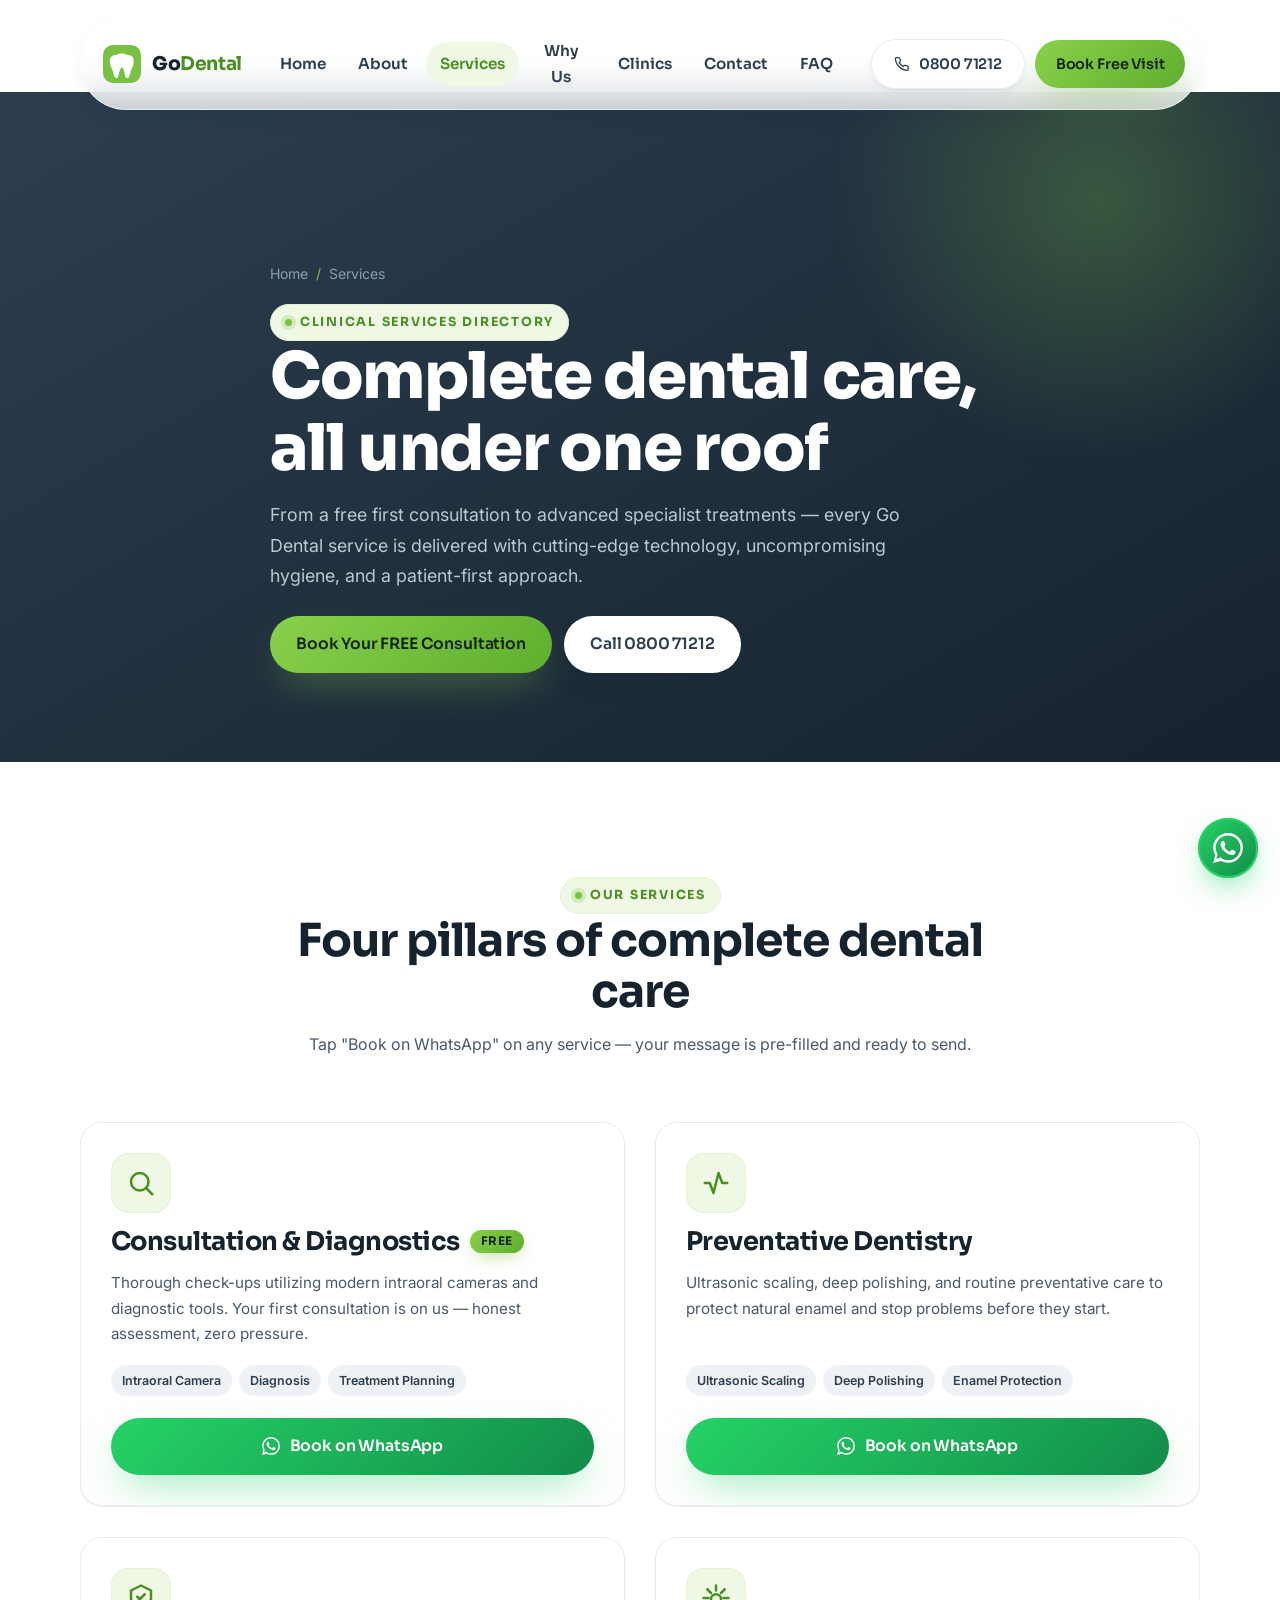
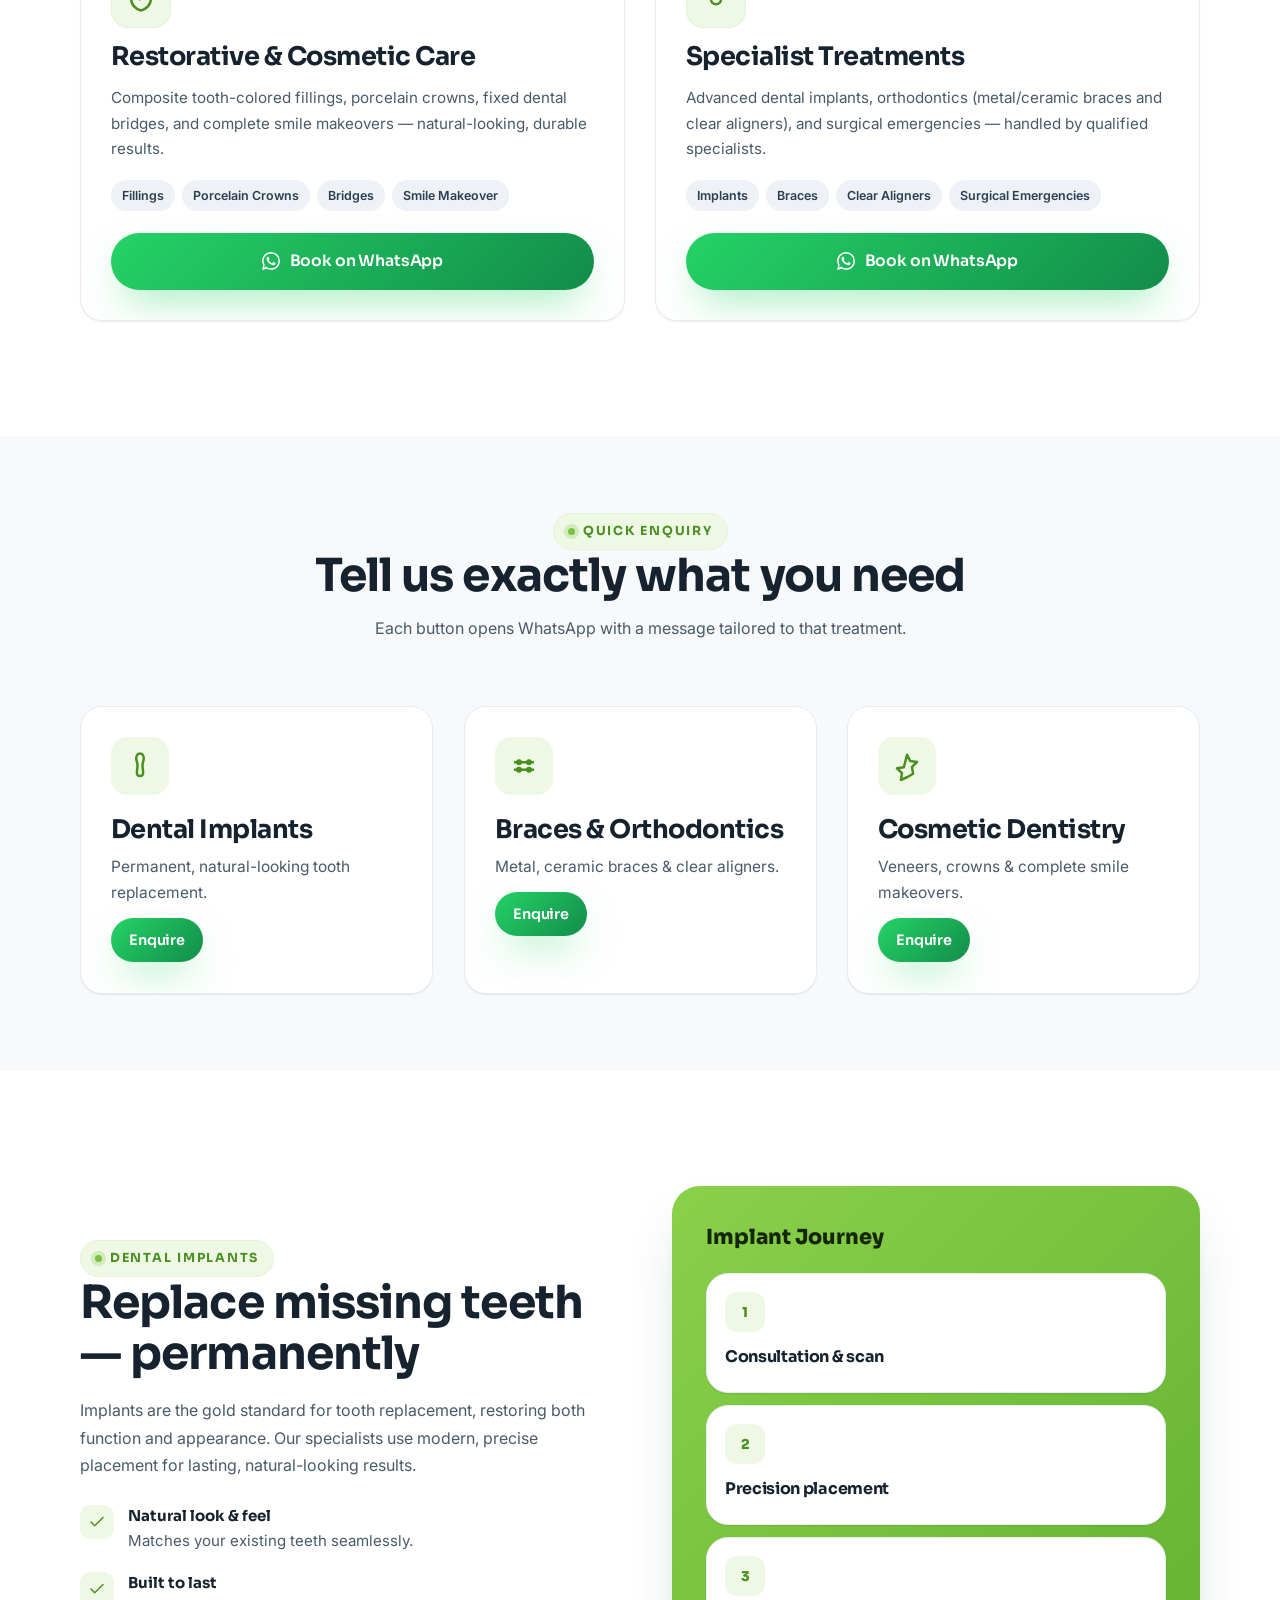
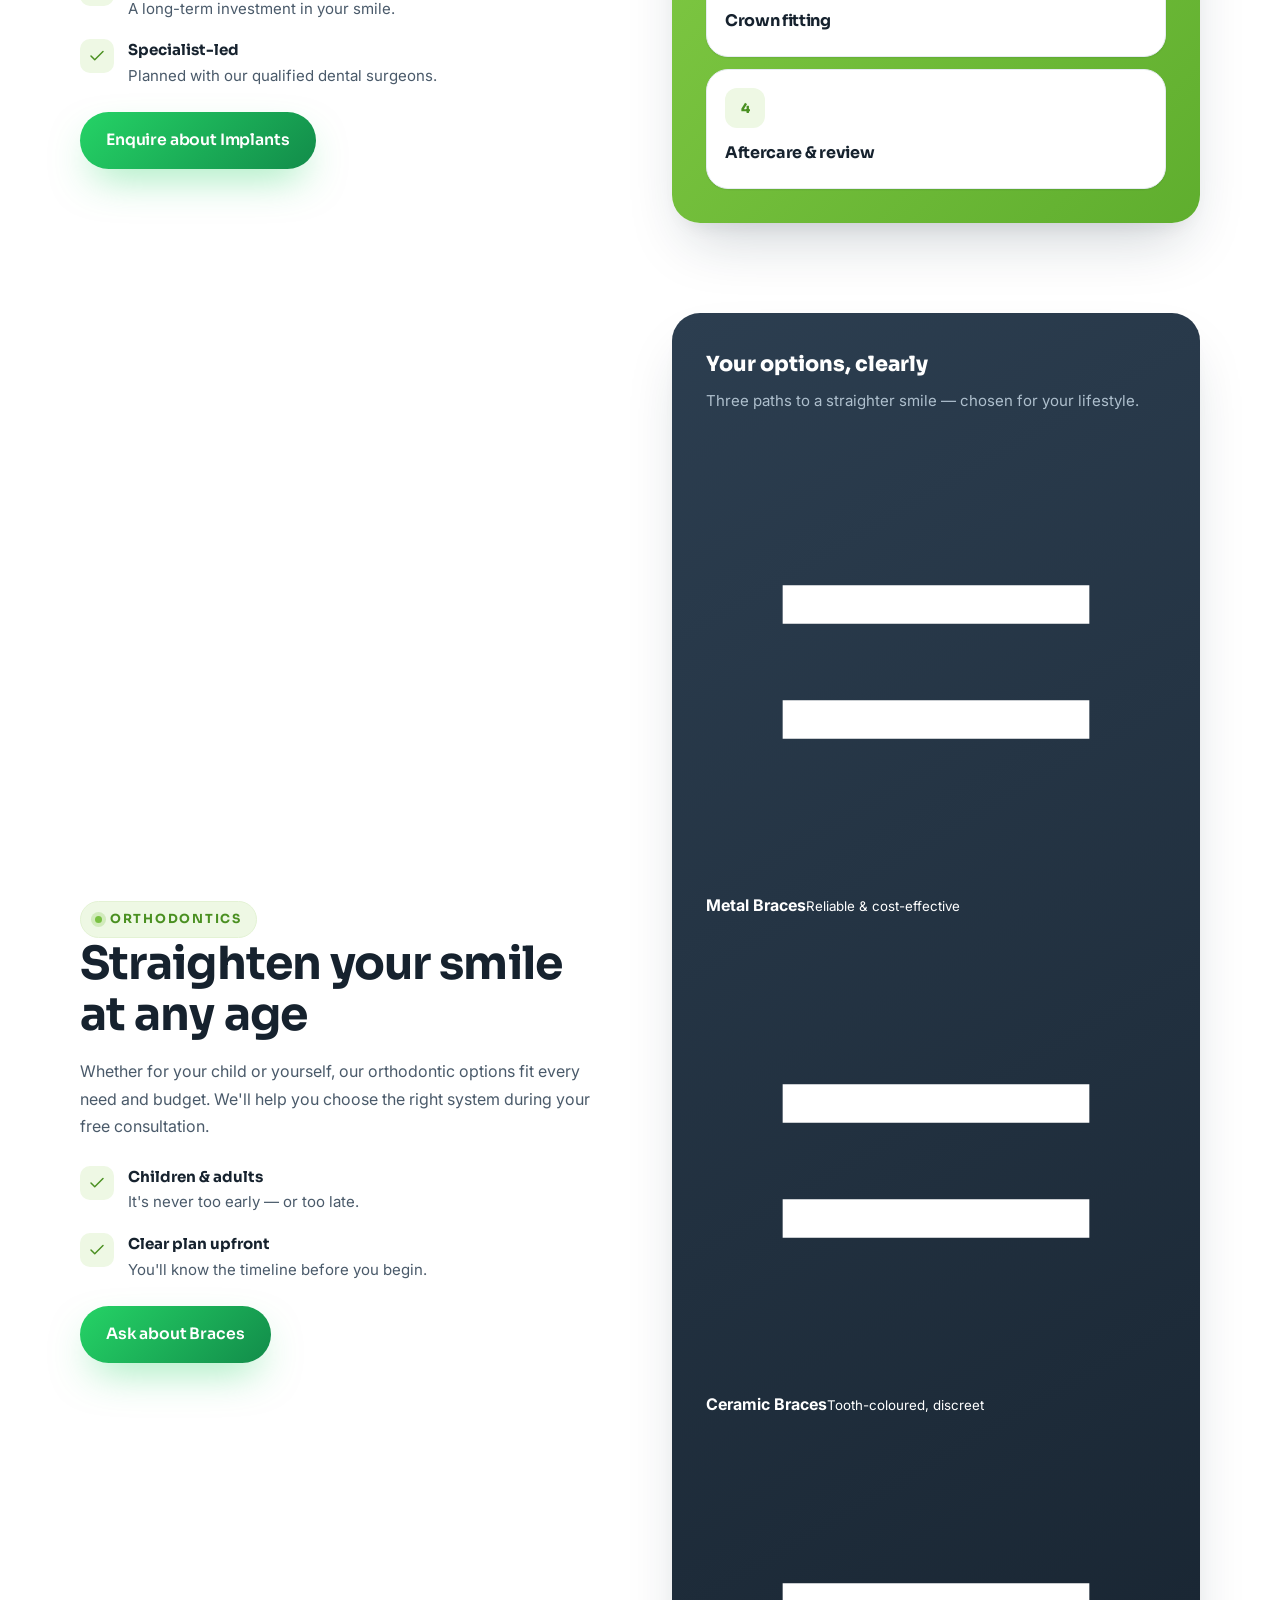
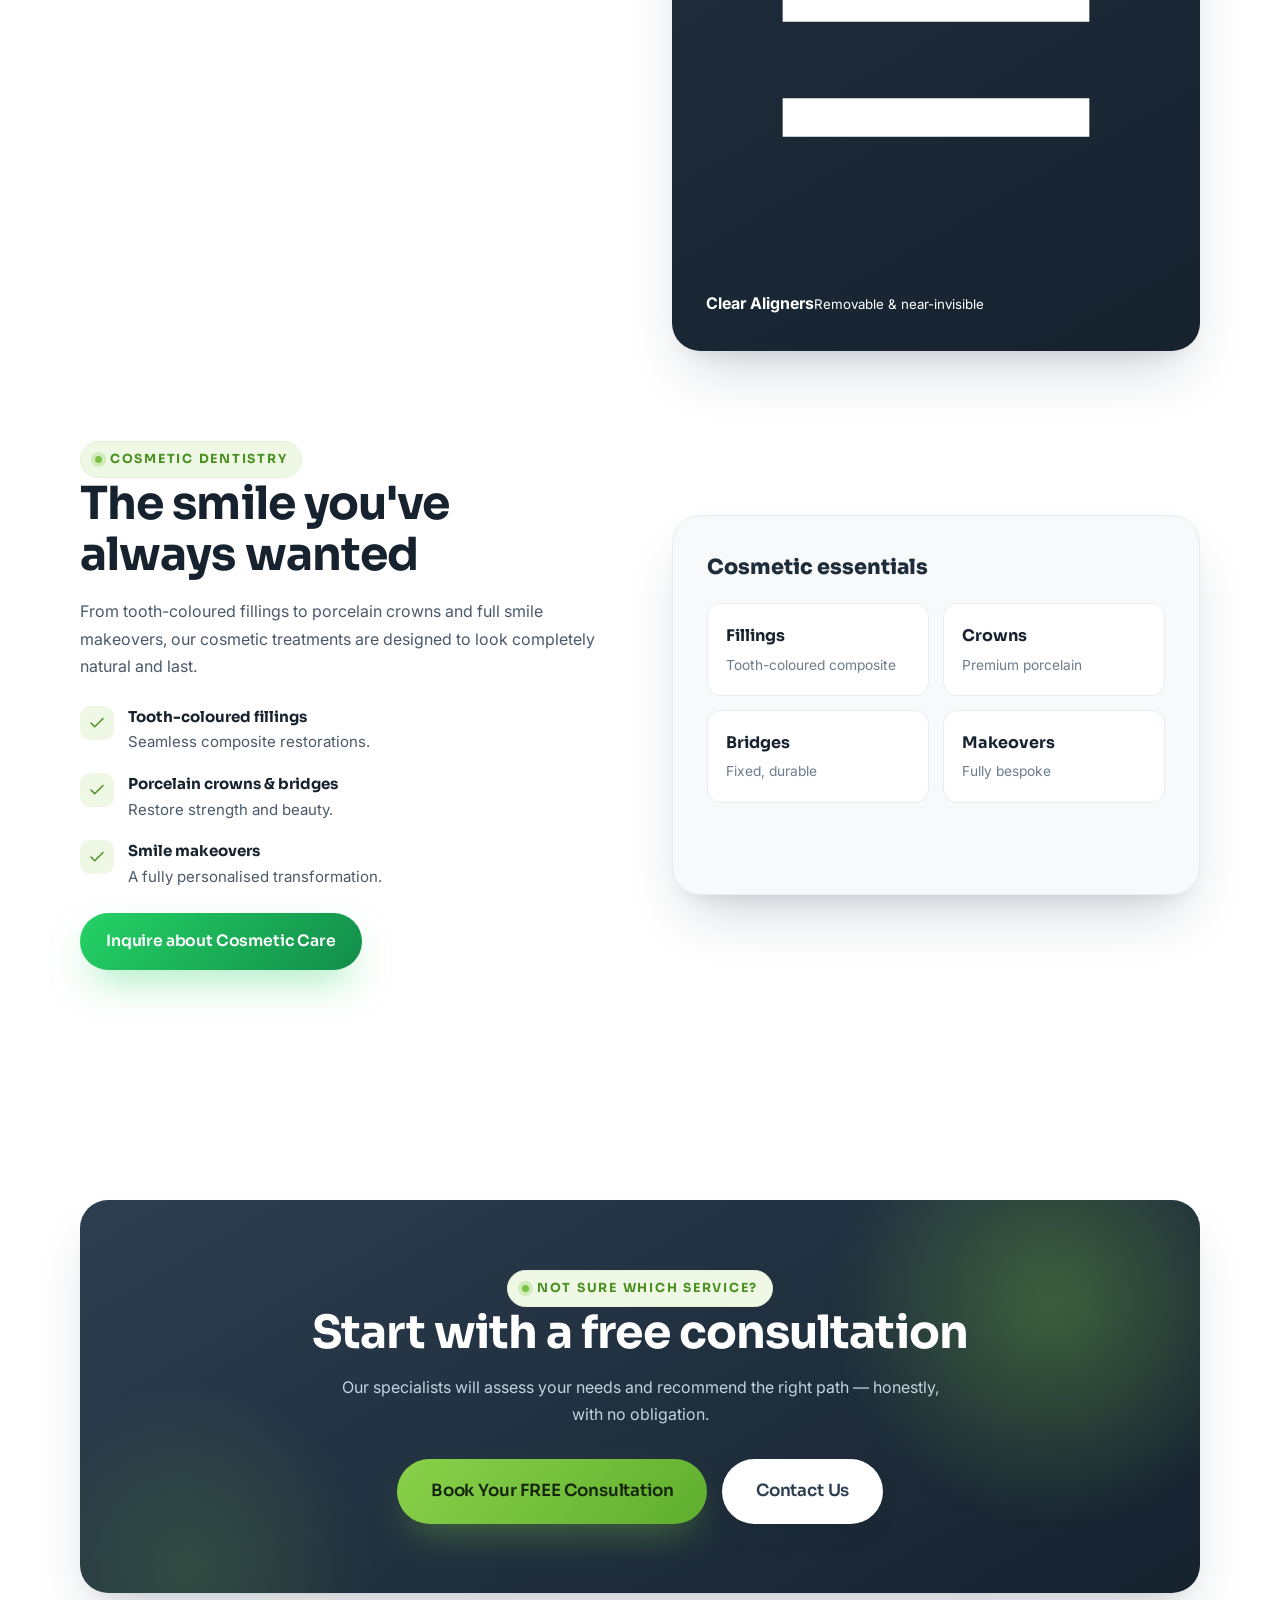
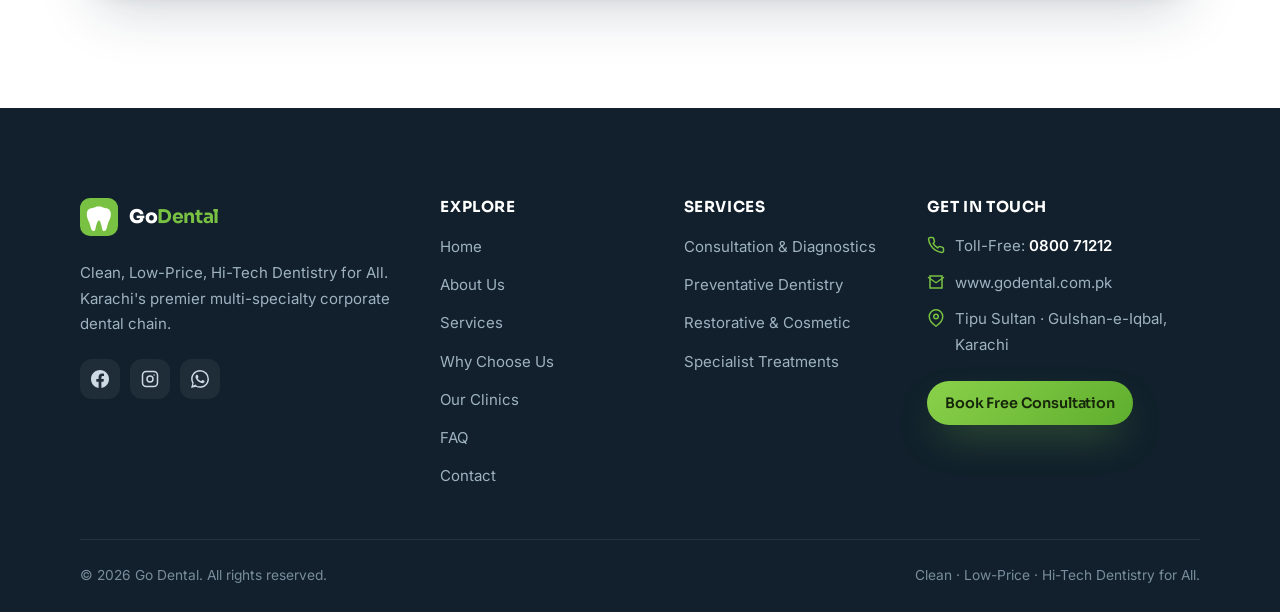
<file: services.html>
<!DOCTYPE html>
<html lang="en">
<head>
  <meta charset="UTF-8">
  <meta name="viewport" content="width=device-width, initial-scale=1.0">
  <title>Services | Go Dental — Multi-Specialty Dental Care in Karachi</title>
  <meta name="description" content="Explore Go Dental's services: free consultation & diagnostics, preventative dentistry, restorative & cosmetic care, and specialist treatments (implants, braces, aligners). Book on WhatsApp.">
  <meta name="theme-color" content="#79c142">
  <link rel="canonical" href="https://www.godental.com.pk/services.html">
  <meta property="og:type" content="website">
  <meta property="og:site_name" content="Go Dental">
  <meta property="og:title" content="Services | Go Dental — Multi-Specialty Dental Care">
  <meta property="og:description" content="Free consultation, preventative, restorative, cosmetic & specialist dental care in Karachi. Book on WhatsApp.">
  <meta property="og:url" content="https://www.godental.com.pk/services.html">
  <meta name="twitter:card" content="summary_large_image">
  <meta name="twitter:title" content="Services | Go Dental">
  <meta name="twitter:description" content="Multi-specialty dental care in Karachi. Book on WhatsApp.">
  <link rel="preconnect" href="https://fonts.googleapis.com">
  <link rel="preconnect" href="https://fonts.gstatic.com" crossorigin>
  <link href="https://fonts.googleapis.com/css2?family=Inter:wght@400;500;600;700&family=Sora:wght@500;600;700;800&display=swap" rel="stylesheet">
  <link rel="stylesheet" href="assets/css/styles.css">
  <link rel="icon" href="data:image/svg+xml,%3Csvg xmlns='http://www.w3.org/2000/svg' viewBox='0 0 100 100'%3E%3Crect width='100' height='100' rx='24' fill='%2379c142'/%3E%3Cpath d='M50 22c-9 0-12 5-19 5-8 0-13 6-13 16 0 13 6 17 9 30 2 9 4 14 9 14s5-9 7-16 4-12 7-12 4 5 6 12 2 16 7 16 7-5 9-14c3-13 9-17 9-30 0-10-5-16-13-16-7 0-10-5-19-5z' fill='%23ffffff'/%3E%3C/svg%3E">
  <script type="application/ld+json">
  { "@context":"https://schema.org","@type":"MedicalBusiness","name":"Go Dental","url":"https://www.godental.com.pk/services.html","telephone":"+92-333-2498977","areaServed":"Karachi, Pakistan",
    "availableService":[
      {"@type":"MedicalProcedure","name":"Consultation & Diagnostics","description":"Thorough check-ups with modern intraoral cameras. Free initial consultation."},
      {"@type":"MedicalProcedure","name":"Preventative Dentistry","description":"Ultrasonic scaling, deep polishing, and routine preventative care."},
      {"@type":"MedicalProcedure","name":"Restorative & Cosmetic Care","description":"Composite fillings, porcelain crowns, dental bridges, and smile makeovers."},
      {"@type":"MedicalProcedure","name":"Specialist Treatments","description":"Dental implants, orthodontics (braces & clear aligners), and surgical emergencies."}
    ]}
  </script>
</head>
<body>
  <a href="#main" class="skip-link">Skip to content</a>

  <header class="nav">
    <div class="container">
      <nav class="nav__inner" aria-label="Primary">
        <a href="index.html" class="brand" aria-label="Go Dental home">
          <span class="brand__mark" aria-hidden="true"><svg viewBox="0 0 100 100"><rect width="100" height="100" rx="26" fill="#79c142"/><path d="M50 22c-9 0-12 5-19 5-8 0-13 6-13 16 0 13 6 17 9 30 2 9 4 14 9 14s5-9 7-16 4-12 7-12 4 5 6 12 2 16 7 16 7-5 9-14c3-13 9-17 9-30 0-10-5-16-13-16-7 0-10-5-19-5z" fill="#fff"/></svg></span>
          <span>Go<b>Dental</b></span>
        </a>
        <ul class="nav__links">
          <li><a href="index.html">Home</a></li>
          <li><a href="about.html">About</a></li>
          <li><a href="services.html">Services</a></li>
          <li><a href="why-choose-us.html">Why Us</a></li>
          <li><a href="clinics.html">Clinics</a></li>
          <li><a href="contact.html">Contact</a></li>
          <li><a href="faq.html">FAQ</a></li>
        </ul>
        <div class="nav__cta">
          <a href="tel:080071212" class="btn btn--ghost btn--sm nav__book"><svg viewBox="0 0 24 24" fill="none" stroke="currentColor" stroke-width="2"><path d="M22 16.92v3a2 2 0 0 1-2.18 2 19.79 19.79 0 0 1-8.63-3.07 19.5 19.5 0 0 1-6-6 19.79 19.79 0 0 1-3.07-8.67A2 2 0 0 1 4.11 2h3a2 2 0 0 1 2 1.72c.13.96.36 1.9.7 2.81a2 2 0 0 1-.45 2.11L8.09 9.91a16 16 0 0 0 6 6l1.27-1.27a2 2 0 0 1 2.11-.45c.91.34 1.85.57 2.81.7A2 2 0 0 1 22 16.92z" stroke-linecap="round" stroke-linejoin="round"/></svg>0800 71212</a>
          <a href="#" class="btn btn--sm" data-wa="Hello Go Dental. I'd like to book a FREE consultation.">Book Free Visit</a>
          <button class="nav__toggle" aria-label="Open menu" aria-expanded="false"><span></span></button>
        </div>
      </nav>
    </div>
  </header>
  <div class="mobile-menu">
    <a href="index.html">Home</a><a href="about.html">About</a><a href="services.html">Services</a>
    <a href="why-choose-us.html">Why Choose Us</a><a href="clinics.html">Our Clinics</a>
    <a href="contact.html">Contact</a><a href="faq.html">FAQ</a>
    <a href="#" class="btn" data-wa="Hello Go Dental. I'd like to book a FREE consultation.">Book Free Consultation</a>
  </div>
  <div class="nav-spacer"></div>

  <main id="main">
    <!-- PAGE HEAD -->
    <section class="pagehead">
      <div class="container">
        <nav class="breadcrumb" aria-label="Breadcrumb"><a href="index.html">Home</a> <span>/</span> Services</nav>
        <span class="eyebrow"><span class="dot"></span> Clinical Services Directory</span>
        <h1>Complete dental care, all under one roof</h1>
        <p>From a free first consultation to advanced specialist treatments — every Go Dental service is delivered with cutting-edge technology, uncompromising hygiene, and a patient-first approach.</p>
        <div class="cluster mt-m">
          <a href="#" class="btn" data-wa="Hello Go Dental. I'd like to book a FREE consultation.">Book Your FREE Consultation</a>
          <a href="tel:080071212" class="btn btn--light">Call 0800 71212</a>
        </div>
      </div>
    </section>

    <!-- SERVICES GRID -->
    <section class="section" id="overview">
      <div class="container">
        <div class="section-head">
          <span class="eyebrow reveal"><span class="dot"></span> Our Services</span>
          <h2 class="reveal d1">Four pillars of complete dental care</h2>
          <p class="reveal d2">Tap "Book on WhatsApp" on any service — your message is pre-filled and ready to send.</p>
        </div>

        <div class="grid grid-2">
          <!-- 1. Consultation & Diagnostics -->
          <article class="svc reveal" id="consultation">
            <div class="svc__icon"><svg viewBox="0 0 24 24" fill="none" stroke="currentColor" stroke-width="2"><circle cx="11" cy="11" r="7"/><path d="m21 21-4.3-4.3" stroke-linecap="round"/></svg></div>
            <h3>Consultation &amp; Diagnostics <span class="pill pill--free">FREE</span></h3>
            <p class="svc__desc">Thorough check-ups utilizing modern intraoral cameras and diagnostic tools. Your first consultation is on us — honest assessment, zero pressure.</p>
            <div class="svc__inclusions"><span class="tag">Intraoral Camera</span><span class="tag">Diagnosis</span><span class="tag">Treatment Planning</span></div>
            <div class="svc__actions">
              <a href="#" class="btn btn--wa btn--block" data-wa="Hello Go Dental. I'd like to book a FREE consultation.">
                <svg viewBox="0 0 24 24" fill="currentColor"><path d="M.057 24l1.687-6.163a11.867 11.867 0 0 1-1.587-5.946C.16 5.335 5.495 0 12.05 0a11.82 11.82 0 0 1 8.413 3.488 11.82 11.82 0 0 1 3.48 8.414c-.003 6.557-5.338 11.892-11.893 11.892a11.9 11.9 0 0 1-5.688-1.448L.057 24zm6.597-3.807c1.676.995 3.276 1.591 5.392 1.592 5.448 0 9.886-4.434 9.889-9.885.002-5.462-4.415-9.89-9.881-9.892-5.452 0-9.887 4.434-9.889 9.884a9.86 9.86 0 0 0 1.51 5.26l-.999 3.648 3.978-1.607zm11.387-5.464c-.074-.124-.272-.198-.57-.347-.297-.149-1.758-.868-2.031-.967-.272-.099-.47-.149-.669.149-.198.297-.768.967-.941 1.165-.173.198-.347.223-.644.074-.297-.149-1.255-.462-2.39-1.475-.883-.788-1.48-1.761-1.653-2.059-.173-.297-.018-.458.13-.606.134-.133.297-.347.446-.521.151-.172.2-.296.3-.495.099-.198.05-.372-.025-.521-.075-.148-.669-1.611-.916-2.206-.242-.579-.487-.501-.669-.51l-.57-.01c-.198 0-.52.074-.792.372s-1.04 1.016-1.04 2.479 1.065 2.876 1.213 3.074c.149.198 2.095 3.2 5.076 4.487.709.306 1.263.489 1.694.626.712.226 1.36.194 1.872.118.571-.085 1.758-.719 2.006-1.413.248-.695.248-1.29.173-1.414z"/></svg>
                Book on WhatsApp
              </a>
            </div>
          </article>

          <!-- 2. Preventative -->
          <article class="svc reveal d1" id="preventative">
            <div class="svc__icon"><svg viewBox="0 0 24 24" fill="none" stroke="currentColor" stroke-width="2"><path d="M3 12h4l3 8 4-16 3 8h4" stroke-linecap="round" stroke-linejoin="round"/></svg></div>
            <h3>Preventative Dentistry</h3>
            <p class="svc__desc">Ultrasonic scaling, deep polishing, and routine preventative care to protect natural enamel and stop problems before they start.</p>
            <div class="svc__inclusions"><span class="tag">Ultrasonic Scaling</span><span class="tag">Deep Polishing</span><span class="tag">Enamel Protection</span></div>
            <div class="svc__actions">
              <a href="#" class="btn btn--wa btn--block" data-wa="Hello Go Dental. I'd like to book a Preventative Dentistry appointment.">
                <svg viewBox="0 0 24 24" fill="currentColor"><path d="M.057 24l1.687-6.163a11.867 11.867 0 0 1-1.587-5.946C.16 5.335 5.495 0 12.05 0a11.82 11.82 0 0 1 8.413 3.488 11.82 11.82 0 0 1 3.48 8.414c-.003 6.557-5.338 11.892-11.893 11.892a11.9 11.9 0 0 1-5.688-1.448L.057 24zm6.597-3.807c1.676.995 3.276 1.591 5.392 1.592 5.448 0 9.886-4.434 9.889-9.885.002-5.462-4.415-9.89-9.881-9.892-5.452 0-9.887 4.434-9.889 9.884a9.86 9.86 0 0 0 1.51 5.26l-.999 3.648 3.978-1.607zm11.387-5.464c-.074-.124-.272-.198-.57-.347-.297-.149-1.758-.868-2.031-.967-.272-.099-.47-.149-.669.149-.198.297-.768.967-.941 1.165-.173.198-.347.223-.644.074-.297-.149-1.255-.462-2.39-1.475-.883-.788-1.48-1.761-1.653-2.059-.173-.297-.018-.458.13-.606.134-.133.297-.347.446-.521.151-.172.2-.296.3-.495.099-.198.05-.372-.025-.521-.075-.148-.669-1.611-.916-2.206-.242-.579-.487-.501-.669-.51l-.57-.01c-.198 0-.52.074-.792.372s-1.04 1.016-1.04 2.479 1.065 2.876 1.213 3.074c.149.198 2.095 3.2 5.076 4.487.709.306 1.263.489 1.694.626.712.226 1.36.194 1.872.118.571-.085 1.758-.719 2.006-1.413.248-.695.248-1.29.173-1.414z"/></svg>
                Book on WhatsApp
              </a>
            </div>
          </article>

          <!-- 3. Restorative & Cosmetic -->
          <article class="svc reveal" id="restorative">
            <div class="svc__icon"><svg viewBox="0 0 24 24" fill="none" stroke="currentColor" stroke-width="2"><path d="M12 2 4 6v6c0 5 3.5 9 8 10 4.5-1 8-5 8-10V6l-8-4z" stroke-linecap="round" stroke-linejoin="round"/><path d="m9 11 2 2 4-4" stroke-linecap="round" stroke-linejoin="round"/></svg></div>
            <h3>Restorative &amp; Cosmetic Care</h3>
            <p class="svc__desc">Composite tooth-colored fillings, porcelain crowns, fixed dental bridges, and complete smile makeovers — natural-looking, durable results.</p>
            <div class="svc__inclusions"><span class="tag">Fillings</span><span class="tag">Porcelain Crowns</span><span class="tag">Bridges</span><span class="tag">Smile Makeover</span></div>
            <div class="svc__actions">
              <a href="#" class="btn btn--wa btn--block" data-wa="Hello Go Dental. I'd like to inquire about Cosmetic Dentistry.">
                <svg viewBox="0 0 24 24" fill="currentColor"><path d="M.057 24l1.687-6.163a11.867 11.867 0 0 1-1.587-5.946C.16 5.335 5.495 0 12.05 0a11.82 11.82 0 0 1 8.413 3.488 11.82 11.82 0 0 1 3.48 8.414c-.003 6.557-5.338 11.892-11.893 11.892a11.9 11.9 0 0 1-5.688-1.448L.057 24zm6.597-3.807c1.676.995 3.276 1.591 5.392 1.592 5.448 0 9.886-4.434 9.889-9.885.002-5.462-4.415-9.89-9.881-9.892-5.452 0-9.887 4.434-9.889 9.884a9.86 9.86 0 0 0 1.51 5.26l-.999 3.648 3.978-1.607zm11.387-5.464c-.074-.124-.272-.198-.57-.347-.297-.149-1.758-.868-2.031-.967-.272-.099-.47-.149-.669.149-.198.297-.768.967-.941 1.165-.173.198-.347.223-.644.074-.297-.149-1.255-.462-2.39-1.475-.883-.788-1.48-1.761-1.653-2.059-.173-.297-.018-.458.13-.606.134-.133.297-.347.446-.521.151-.172.2-.296.3-.495.099-.198.05-.372-.025-.521-.075-.148-.669-1.611-.916-2.206-.242-.579-.487-.501-.669-.51l-.57-.01c-.198 0-.52.074-.792.372s-1.04 1.016-1.04 2.479 1.065 2.876 1.213 3.074c.149.198 2.095 3.2 5.076 4.487.709.306 1.263.489 1.694.626.712.226 1.36.194 1.872.118.571-.085 1.758-.719 2.006-1.413.248-.695.248-1.29.173-1.414z"/></svg>
                Book on WhatsApp
              </a>
            </div>
          </article>

          <!-- 4. Specialist -->
          <article class="svc reveal d1" id="specialist">
            <div class="svc__icon"><svg viewBox="0 0 24 24" fill="none" stroke="currentColor" stroke-width="2"><path d="M12 2v4M5 5l3 3M2 12h4M19 5l-3 3M22 12h-4" stroke-linecap="round"/><circle cx="12" cy="13" r="4"/></svg></div>
            <h3>Specialist Treatments</h3>
            <p class="svc__desc">Advanced dental implants, orthodontics (metal/ceramic braces and clear aligners), and surgical emergencies — handled by qualified specialists.</p>
            <div class="svc__inclusions"><span class="tag">Implants</span><span class="tag">Braces</span><span class="tag">Clear Aligners</span><span class="tag">Surgical Emergencies</span></div>
            <div class="svc__actions">
              <a href="#" class="btn btn--wa btn--block" data-wa="Hello Go Dental. I'm interested in Dental Implants.">
                <svg viewBox="0 0 24 24" fill="currentColor"><path d="M.057 24l1.687-6.163a11.867 11.867 0 0 1-1.587-5.946C.16 5.335 5.495 0 12.05 0a11.82 11.82 0 0 1 8.413 3.488 11.82 11.82 0 0 1 3.48 8.414c-.003 6.557-5.338 11.892-11.893 11.892a11.9 11.9 0 0 1-5.688-1.448L.057 24zm6.597-3.807c1.676.995 3.276 1.591 5.392 1.592 5.448 0 9.886-4.434 9.889-9.885.002-5.462-4.415-9.89-9.881-9.892-5.452 0-9.887 4.434-9.889 9.884a9.86 9.86 0 0 0 1.51 5.26l-.999 3.648 3.978-1.607zm11.387-5.464c-.074-.124-.272-.198-.57-.347-.297-.149-1.758-.868-2.031-.967-.272-.099-.47-.149-.669.149-.198.297-.768.967-.941 1.165-.173.198-.347.223-.644.074-.297-.149-1.255-.462-2.39-1.475-.883-.788-1.48-1.761-1.653-2.059-.173-.297-.018-.458.13-.606.134-.133.297-.347.446-.521.151-.172.2-.296.3-.495.099-.198.05-.372-.025-.521-.075-.148-.669-1.611-.916-2.206-.242-.579-.487-.501-.669-.51l-.57-.01c-.198 0-.52.074-.792.372s-1.04 1.016-1.04 2.479 1.065 2.876 1.213 3.074c.149.198 2.095 3.2 5.076 4.487.709.306 1.263.489 1.694.626.712.226 1.36.194 1.872.118.571-.085 1.758-.719 2.006-1.413.248-.695.248-1.29.173-1.414z"/></svg>
                Book on WhatsApp
              </a>
            </div>
          </article>
        </div>
      </div>
    </section>

    <!-- QUICK LAUNCH BAR for specific specialist messages -->
    <section class="section section--mist section--tight">
      <div class="container">
        <div class="section-head">
          <span class="eyebrow reveal"><span class="dot"></span> Quick Enquiry</span>
          <h2 class="reveal d1">Tell us exactly what you need</h2>
          <p class="reveal d2">Each button opens WhatsApp with a message tailored to that treatment.</p>
        </div>
        <div class="grid grid-3">
          <a href="#" class="card reveal" data-wa="Hello Go Dental. I'm interested in Dental Implants.">
            <div class="card__icon"><svg viewBox="0 0 24 24" fill="none" stroke="currentColor" stroke-width="2"><path d="M12 2c-2 0-3 2-3 4s1 3 1 6-2 8 2 8 2-5 2-8 1-4 1-6-1-4-3-4z"/></svg></div>
            <h3>Dental Implants</h3>
            <p>Permanent, natural-looking tooth replacement.</p>
            <span class="btn btn--wa btn--sm mt-s">Enquire</span>
          </a>
          <a href="#" class="card reveal d1" data-wa="Hello Go Dental. I'd like information about Braces/Orthodontics.">
            <div class="card__icon"><svg viewBox="0 0 24 24" fill="none" stroke="currentColor" stroke-width="2"><path d="M4 9h16M4 15h16"/><circle cx="8" cy="9" r="1.4" fill="currentColor"/><circle cx="16" cy="9" r="1.4" fill="currentColor"/><circle cx="8" cy="15" r="1.4" fill="currentColor"/><circle cx="16" cy="15" r="1.4" fill="currentColor"/></svg></div>
            <h3>Braces &amp; Orthodontics</h3>
            <p>Metal, ceramic braces &amp; clear aligners.</p>
            <span class="btn btn--wa btn--sm mt-s">Enquire</span>
          </a>
          <a href="#" class="card reveal d2" data-wa="Hello Go Dental. I'd like to inquire about Cosmetic Dentistry.">
            <div class="card__icon"><svg viewBox="0 0 24 24" fill="none" stroke="currentColor" stroke-width="2"><path d="m12 3 2.5 5 5.5.8-4 3.9.9 5.5L12 21l-4.9 2.2.9-5.5-4-3.9 5.5-.8z" stroke-linejoin="round"/></svg></div>
            <h3>Cosmetic Dentistry</h3>
            <p>Veneers, crowns &amp; complete smile makeovers.</p>
            <span class="btn btn--wa btn--sm mt-s">Enquire</span>
          </a>
        </div>
      </div>
    </section>

    <!-- DETAILED: Implants / Ortho / Cosmetic deep dive -->
    <section class="section" id="details">
      <div class="container">
        <!-- Implants -->
        <div class="split" style="margin-bottom: clamp(48px,7vw,90px)">
          <div class="split__body reveal from-left">
            <span class="eyebrow"><span class="dot"></span> Dental Implants</span>
            <h2>Replace missing teeth — permanently</h2>
            <p>Implants are the gold standard for tooth replacement, restoring both function and appearance. Our specialists use modern, precise placement for lasting, natural-looking results.</p>
            <ul class="split__list">
              <li><span class="ic"><svg viewBox="0 0 24 24" fill="none" stroke="currentColor" stroke-width="2"><path d="M20 6 9 17l-5-5" stroke-linecap="round" stroke-linejoin="round"/></svg></span><span><b>Natural look &amp; feel</b>Matches your existing teeth seamlessly.</span></li>
              <li><span class="ic"><svg viewBox="0 0 24 24" fill="none" stroke="currentColor" stroke-width="2"><path d="M20 6 9 17l-5-5" stroke-linecap="round" stroke-linejoin="round"/></svg></span><span><b>Built to last</b>A long-term investment in your smile.</span></li>
              <li><span class="ic"><svg viewBox="0 0 24 24" fill="none" stroke="currentColor" stroke-width="2"><path d="M20 6 9 17l-5-5" stroke-linecap="round" stroke-linejoin="round"/></svg></span><span><b>Specialist-led</b>Planned with our qualified dental surgeons.</span></li>
            </ul>
            <div class="cluster mt-m"><a href="#" class="btn btn--wa" data-wa="Hello Go Dental. I'm interested in Dental Implants.">Enquire about Implants</a></div>
          </div>
          <div class="split__media reveal from-right d2">
            <div class="panel panel--green"><div class="panel__title" style="color:#16260a">Implant Journey</div>
              <div class="steps" style="grid-template-columns:1fr;gap:12px;margin-top:18px">
                <div class="step" style="padding:18px"><div class="step__n">1</div><h3 style="font-size:1rem">Consultation &amp; scan</h3></div>
                <div class="step" style="padding:18px"><div class="step__n">2</div><h3 style="font-size:1rem">Precision placement</h3></div>
                <div class="step" style="padding:18px"><div class="step__n">3</div><h3 style="font-size:1rem">Crown fitting</h3></div>
                <div class="step" style="padding:18px"><div class="step__n">4</div><h3 style="font-size:1rem">Aftercare &amp; review</h3></div>
              </div>
            </div>
          </div>
        </div>

        <!-- Orthodontics -->
        <div class="split split--rev" style="margin-bottom: clamp(48px,7vw,90px)">
          <div class="split__media reveal from-left d2">
            <div class="panel">
              <div class="panel__title">Your options, clearly</div>
              <p style="color:#aebfcd;font-size:.94rem">Three paths to a straighter smile — chosen for your lifestyle.</p>
              <div class="grid" style="grid-template-columns:1fr;gap:12px;margin-top:18px">
                <div class="tg"><span class="ic"><svg viewBox="0 0 24 24" fill="none" stroke="currentColor" stroke-width="2"><path d="M4 9h16M4 15h16"/></svg></span><span><b>Metal Braces</b><small>Reliable &amp; cost-effective</small></span></div>
                <div class="tg"><span class="ic"><svg viewBox="0 0 24 24" fill="none" stroke="currentColor" stroke-width="2"><path d="M4 9h16M4 15h16"/></svg></span><span><b>Ceramic Braces</b><small>Tooth-coloured, discreet</small></span></div>
                <div class="tg"><span class="ic"><svg viewBox="0 0 24 24" fill="none" stroke="currentColor" stroke-width="2"><path d="M4 9h16M4 15h16"/></svg></span><span><b>Clear Aligners</b><small>Removable &amp; near-invisible</small></span></div>
              </div>
            </div>
          </div>
          <div class="split__body reveal from-right">
            <span class="eyebrow"><span class="dot"></span> Orthodontics</span>
            <h2>Straighten your smile at any age</h2>
            <p>Whether for your child or yourself, our orthodontic options fit every need and budget. We'll help you choose the right system during your free consultation.</p>
            <ul class="split__list">
              <li><span class="ic"><svg viewBox="0 0 24 24" fill="none" stroke="currentColor" stroke-width="2"><path d="M20 6 9 17l-5-5" stroke-linecap="round" stroke-linejoin="round"/></svg></span><span><b>Children &amp; adults</b>It's never too early — or too late.</span></li>
              <li><span class="ic"><svg viewBox="0 0 24 24" fill="none" stroke="currentColor" stroke-width="2"><path d="M20 6 9 17l-5-5" stroke-linecap="round" stroke-linejoin="round"/></svg></span><span><b>Clear plan upfront</b>You'll know the timeline before you begin.</span></li>
            </ul>
            <div class="cluster mt-m"><a href="#" class="btn btn--wa" data-wa="Hello Go Dental. I'd like information about Braces/Orthodontics.">Ask about Braces</a></div>
          </div>
        </div>

        <!-- Cosmetic -->
        <div class="split">
          <div class="split__body reveal from-left">
            <span class="eyebrow"><span class="dot"></span> Cosmetic Dentistry</span>
            <h2>The smile you've always wanted</h2>
            <p>From tooth-coloured fillings to porcelain crowns and full smile makeovers, our cosmetic treatments are designed to look completely natural and last.</p>
            <ul class="split__list">
              <li><span class="ic"><svg viewBox="0 0 24 24" fill="none" stroke="currentColor" stroke-width="2"><path d="M20 6 9 17l-5-5" stroke-linecap="round" stroke-linejoin="round"/></svg></span><span><b>Tooth-coloured fillings</b>Seamless composite restorations.</span></li>
              <li><span class="ic"><svg viewBox="0 0 24 24" fill="none" stroke="currentColor" stroke-width="2"><path d="M20 6 9 17l-5-5" stroke-linecap="round" stroke-linejoin="round"/></svg></span><span><b>Porcelain crowns &amp; bridges</b>Restore strength and beauty.</span></li>
              <li><span class="ic"><svg viewBox="0 0 24 24" fill="none" stroke="currentColor" stroke-width="2"><path d="M20 6 9 17l-5-5" stroke-linecap="round" stroke-linejoin="round"/></svg></span><span><b>Smile makeovers</b>A fully personalised transformation.</span></li>
            </ul>
            <div class="cluster mt-m"><a href="#" class="btn btn--wa" data-wa="Hello Go Dental. I'd like to inquire about Cosmetic Dentistry.">Inquire about Cosmetic Care</a></div>
          </div>
          <div class="split__media reveal from-right d2">
            <div class="panel panel--mist">
              <div class="panel__title">Cosmetic essentials</div>
              <div class="grid grid-2" style="margin-top:18px;gap:14px">
                <div style="background:#fff;border:1px solid var(--c-line);border-radius:14px;padding:18px"><b style="font-family:var(--font-display);color:var(--c-ink)">Fillings</b><div style="color:var(--c-muted);font-size:.86rem;margin-top:4px">Tooth-coloured composite</div></div>
                <div style="background:#fff;border:1px solid var(--c-line);border-radius:14px;padding:18px"><b style="font-family:var(--font-display);color:var(--c-ink)">Crowns</b><div style="color:var(--c-muted);font-size:.86rem;margin-top:4px">Premium porcelain</div></div>
                <div style="background:#fff;border:1px solid var(--c-line);border-radius:14px;padding:18px"><b style="font-family:var(--font-display);color:var(--c-ink)">Bridges</b><div style="color:var(--c-muted);font-size:.86rem;margin-top:4px">Fixed, durable</div></div>
                <div style="background:#fff;border:1px solid var(--c-line);border-radius:14px;padding:18px"><b style="font-family:var(--font-display);color:var(--c-ink)">Makeovers</b><div style="color:var(--c-muted);font-size:.86rem;margin-top:4px">Fully bespoke</div></div>
              </div>
            </div>
          </div>
        </div>
      </div>
    </section>

    <!-- CTA -->
    <section class="section">
      <div class="container">
        <div class="cta-band reveal zoom">
          <span class="eyebrow"><span class="dot"></span> Not Sure Which Service?</span>
          <h2>Start with a free consultation</h2>
          <p>Our specialists will assess your needs and recommend the right path — honestly, with no obligation.</p>
          <div class="cta-band__actions">
            <a href="#" class="btn btn--lg" data-wa="Hello Go Dental. I'd like to book a FREE consultation.">Book Your FREE Consultation</a>
            <a href="contact.html" class="btn btn--light btn--lg">Contact Us</a>
          </div>
        </div>
      </div>
    </section>
  </main>

  <!-- FOOTER -->
  <footer class="footer">
    <div class="container">
      <div class="footer__grid">
        <div>
          <a href="index.html" class="brand footer__brand"><span class="brand__mark"><svg viewBox="0 0 100 100"><rect width="100" height="100" rx="26" fill="#79c142"/><path d="M50 22c-9 0-12 5-19 5-8 0-13 6-13 16 0 13 6 17 9 30 2 9 4 14 9 14s5-9 7-16 4-12 7-12 4 5 6 12 2 16 7 16 7-5 9-14c3-13 9-17 9-30 0-10-5-16-13-16-7 0-10-5-19-5z" fill="#fff"/></svg></span><span style="color:#fff">Go<b style="color:#79c142">Dental</b></span></a>
          <p class="footer__about">Clean, Low-Price, Hi-Tech Dentistry for All. Karachi's premier multi-specialty corporate dental chain.</p>
          <div class="footer__social">
            <a href="https://www.facebook.com/godentalpk" target="_blank" rel="noopener" aria-label="Facebook"><svg viewBox="0 0 24 24" fill="currentColor"><path d="M24 12.07C24 5.41 18.63 0 12 0S0 5.4 0 12.07C0 18.1 4.39 23.1 10.13 24v-8.44H7.08v-3.49h3.05V9.41c0-3.02 1.79-4.69 4.53-4.69 1.31 0 2.68.24 2.68.24v2.97h-1.51c-1.49 0-1.96.93-1.96 1.89v2.25h3.33l-.53 3.49h-2.8V24C19.61 23.1 24 18.1 24 12.07z"/></svg></a>
            <a href="https://www.instagram.com/godentalpk" target="_blank" rel="noopener" aria-label="Instagram"><svg viewBox="0 0 24 24" fill="none" stroke="currentColor" stroke-width="2"><rect x="2" y="2" width="20" height="20" rx="5"/><circle cx="12" cy="12" r="4"/><circle cx="17.5" cy="6.5" r="1" fill="currentColor" stroke="none"/></svg></a>
            <a href="#" data-wa="Hello Go Dental. I'd like to book a FREE consultation." aria-label="WhatsApp"><svg viewBox="0 0 24 24" fill="currentColor"><path d="M.057 24l1.687-6.163a11.867 11.867 0 0 1-1.587-5.946C.16 5.335 5.495 0 12.05 0a11.82 11.82 0 0 1 8.413 3.488 11.82 11.82 0 0 1 3.48 8.414c-.003 6.557-5.338 11.892-11.893 11.892a11.9 11.9 0 0 1-5.688-1.448L.057 24zm6.597-3.807c1.676.995 3.276 1.591 5.392 1.592 5.448 0 9.886-4.434 9.889-9.885.002-5.462-4.415-9.89-9.881-9.892-5.452 0-9.887 4.434-9.889 9.884a9.86 9.86 0 0 0 1.51 5.26l-.999 3.648 3.978-1.607zm11.387-5.464c-.074-.124-.272-.198-.57-.347-.297-.149-1.758-.868-2.031-.967-.272-.099-.47-.149-.669.149-.198.297-.768.967-.941 1.165-.173.198-.347.223-.644.074-.297-.149-1.255-.462-2.39-1.475-.883-.788-1.48-1.761-1.653-2.059-.173-.297-.018-.458.13-.606.134-.133.297-.347.446-.521.151-.172.2-.296.3-.495.099-.198.05-.372-.025-.521-.075-.148-.669-1.611-.916-2.206-.242-.579-.487-.501-.669-.51l-.57-.01c-.198 0-.52.074-.792.372s-1.04 1.016-1.04 2.479 1.065 2.876 1.213 3.074c.149.198 2.095 3.2 5.076 4.487.709.306 1.263.489 1.694.626.712.226 1.36.194 1.872.118.571-.085 1.758-.719 2.006-1.413.248-.695.248-1.29.173-1.414z"/></svg></a>
          </div>
        </div>
        <div><h5>Explore</h5><ul>
          <li><a href="index.html">Home</a></li><li><a href="about.html">About Us</a></li>
          <li><a href="services.html">Services</a></li><li><a href="why-choose-us.html">Why Choose Us</a></li>
          <li><a href="clinics.html">Our Clinics</a></li><li><a href="faq.html">FAQ</a></li><li><a href="contact.html">Contact</a></li>
        </ul></div>
        <div><h5>Services</h5><ul>
          <li><a href="services.html#consultation">Consultation &amp; Diagnostics</a></li>
          <li><a href="services.html#preventative">Preventative Dentistry</a></li>
          <li><a href="services.html#restorative">Restorative &amp; Cosmetic</a></li>
          <li><a href="services.html#specialist">Specialist Treatments</a></li>
        </ul></div>
        <div><h5>Get in Touch</h5>
          <ul class="footer__contact">
            <li><span class="ic"><svg viewBox="0 0 24 24" fill="none" stroke="currentColor" stroke-width="2"><path d="M22 16.92v3a2 2 0 0 1-2.18 2 19.79 19.79 0 0 1-8.63-3.07 19.5 19.5 0 0 1-6-6 19.79 19.79 0 0 1-3.07-8.67A2 2 0 0 1 4.11 2h3a2 2 0 0 1 2 1.72c.13.96.36 1.9.7 2.81a2 2 0 0 1-.45 2.11L8.09 9.91a16 16 0 0 0 6 6l1.27-1.27a2 2 0 0 1 2.11-.45c.91.34 1.85.57 2.81.7A2 2 0 0 1 22 16.92z" stroke-linecap="round" stroke-linejoin="round"/></svg></span><span>Toll-Free: <a href="tel:080071212"><strong style="color:#fff">0800 71212</strong></a></span></li>
            <li><span class="ic"><svg viewBox="0 0 24 24" fill="none" stroke="currentColor" stroke-width="2"><path d="M4 4h16v16H4z"/><path d="m22 6-10 7L2 6" stroke-linecap="round" stroke-linejoin="round"/></svg></span><span><a href="https://www.godental.com.pk">www.godental.com.pk</a></span></li>
            <li><span class="ic"><svg viewBox="0 0 24 24" fill="none" stroke="currentColor" stroke-width="2"><path d="M21 10c0 7-9 13-9 13s-9-6-9-13a9 9 0 0 1 18 0z"/><circle cx="12" cy="10" r="3"/></svg></span><span>Tipu Sultan · Gulshan-e-Iqbal, Karachi</span></li>
          </ul>
          <a href="#" class="btn btn--sm mt-m" data-wa="Hello Go Dental. I'd like to book a FREE consultation.">Book Free Consultation</a>
        </div>
      </div>
      <div class="footer__bottom">
        <span>© <span data-year>2026</span> Go Dental. All rights reserved.</span>
        <span>Clean · Low-Price · Hi-Tech Dentistry for All.</span>
      </div>
    </div>
  </footer>

  <a href="#" class="fab" data-wa="Hello Go Dental. I'd like to book a FREE consultation." aria-label="Chat with Go Dental on WhatsApp">
    <span class="fab__label">Chat with us</span>
    <svg viewBox="0 0 24 24" fill="currentColor"><path d="M.057 24l1.687-6.163a11.867 11.867 0 0 1-1.587-5.946C.16 5.335 5.495 0 12.05 0a11.82 11.82 0 0 1 8.413 3.488 11.82 11.82 0 0 1 3.48 8.414c-.003 6.557-5.338 11.892-11.893 11.892a11.9 11.9 0 0 1-5.688-1.448L.057 24zm6.597-3.807c1.676.995 3.276 1.591 5.392 1.592 5.448 0 9.886-4.434 9.889-9.885.002-5.462-4.415-9.89-9.881-9.892-5.452 0-9.887 4.434-9.889 9.884a9.86 9.86 0 0 0 1.51 5.26l-.999 3.648 3.978-1.607zm11.387-5.464c-.074-.124-.272-.198-.57-.347-.297-.149-1.758-.868-2.031-.967-.272-.099-.47-.149-.669.149-.198.297-.768.967-.941 1.165-.173.198-.347.223-.644.074-.297-.149-1.255-.462-2.39-1.475-.883-.788-1.48-1.761-1.653-2.059-.173-.297-.018-.458.13-.606.134-.133.297-.347.446-.521.151-.172.2-.296.3-.495.099-.198.05-.372-.025-.521-.075-.148-.669-1.611-.916-2.206-.242-.579-.487-.501-.669-.51l-.57-.01c-.198 0-.52.074-.792.372s-1.04 1.016-1.04 2.479 1.065 2.876 1.213 3.074c.149.198 2.095 3.2 5.076 4.487.709.306 1.263.489 1.694.626.712.226 1.36.194 1.872.118.571-.085 1.758-.719 2.006-1.413.248-.695.248-1.29.173-1.414z"/></svg>
  </a>
  <script src="assets/js/main.js" defer></script>
</body>
</html>
</file>
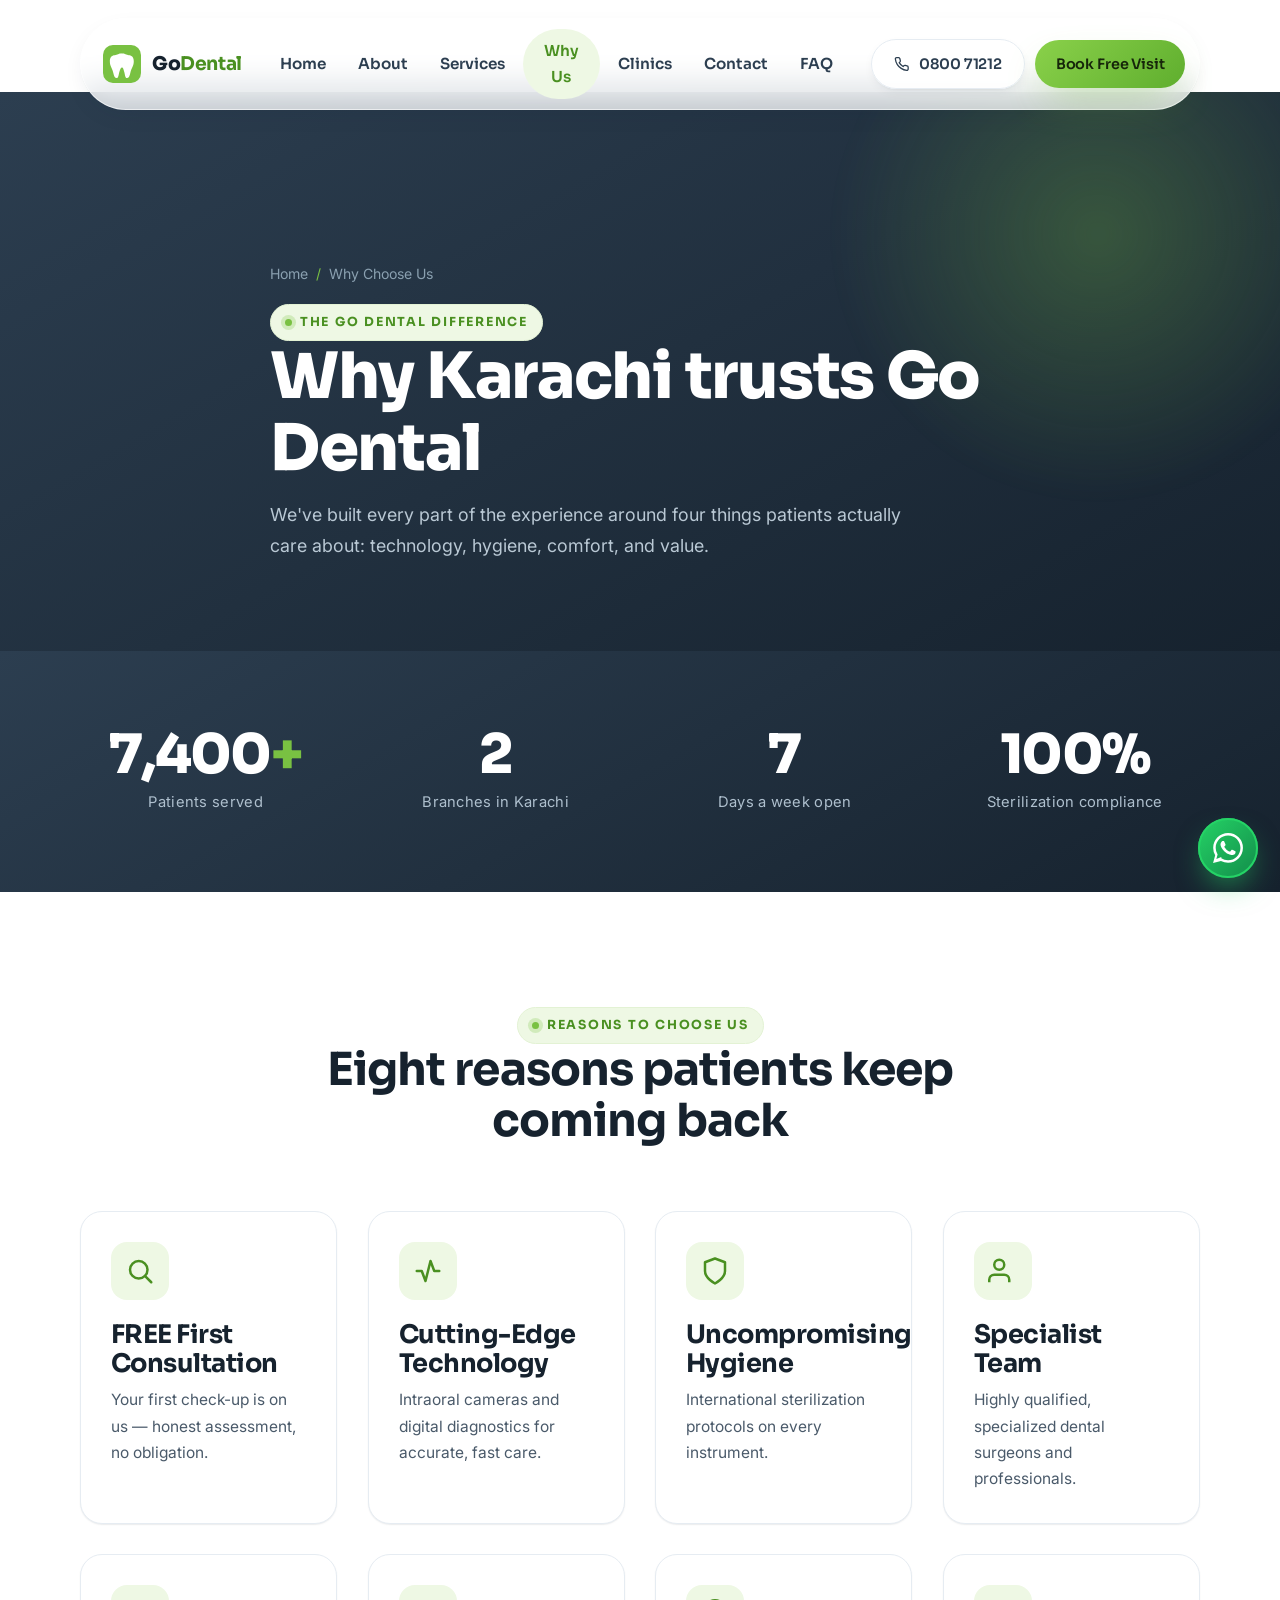
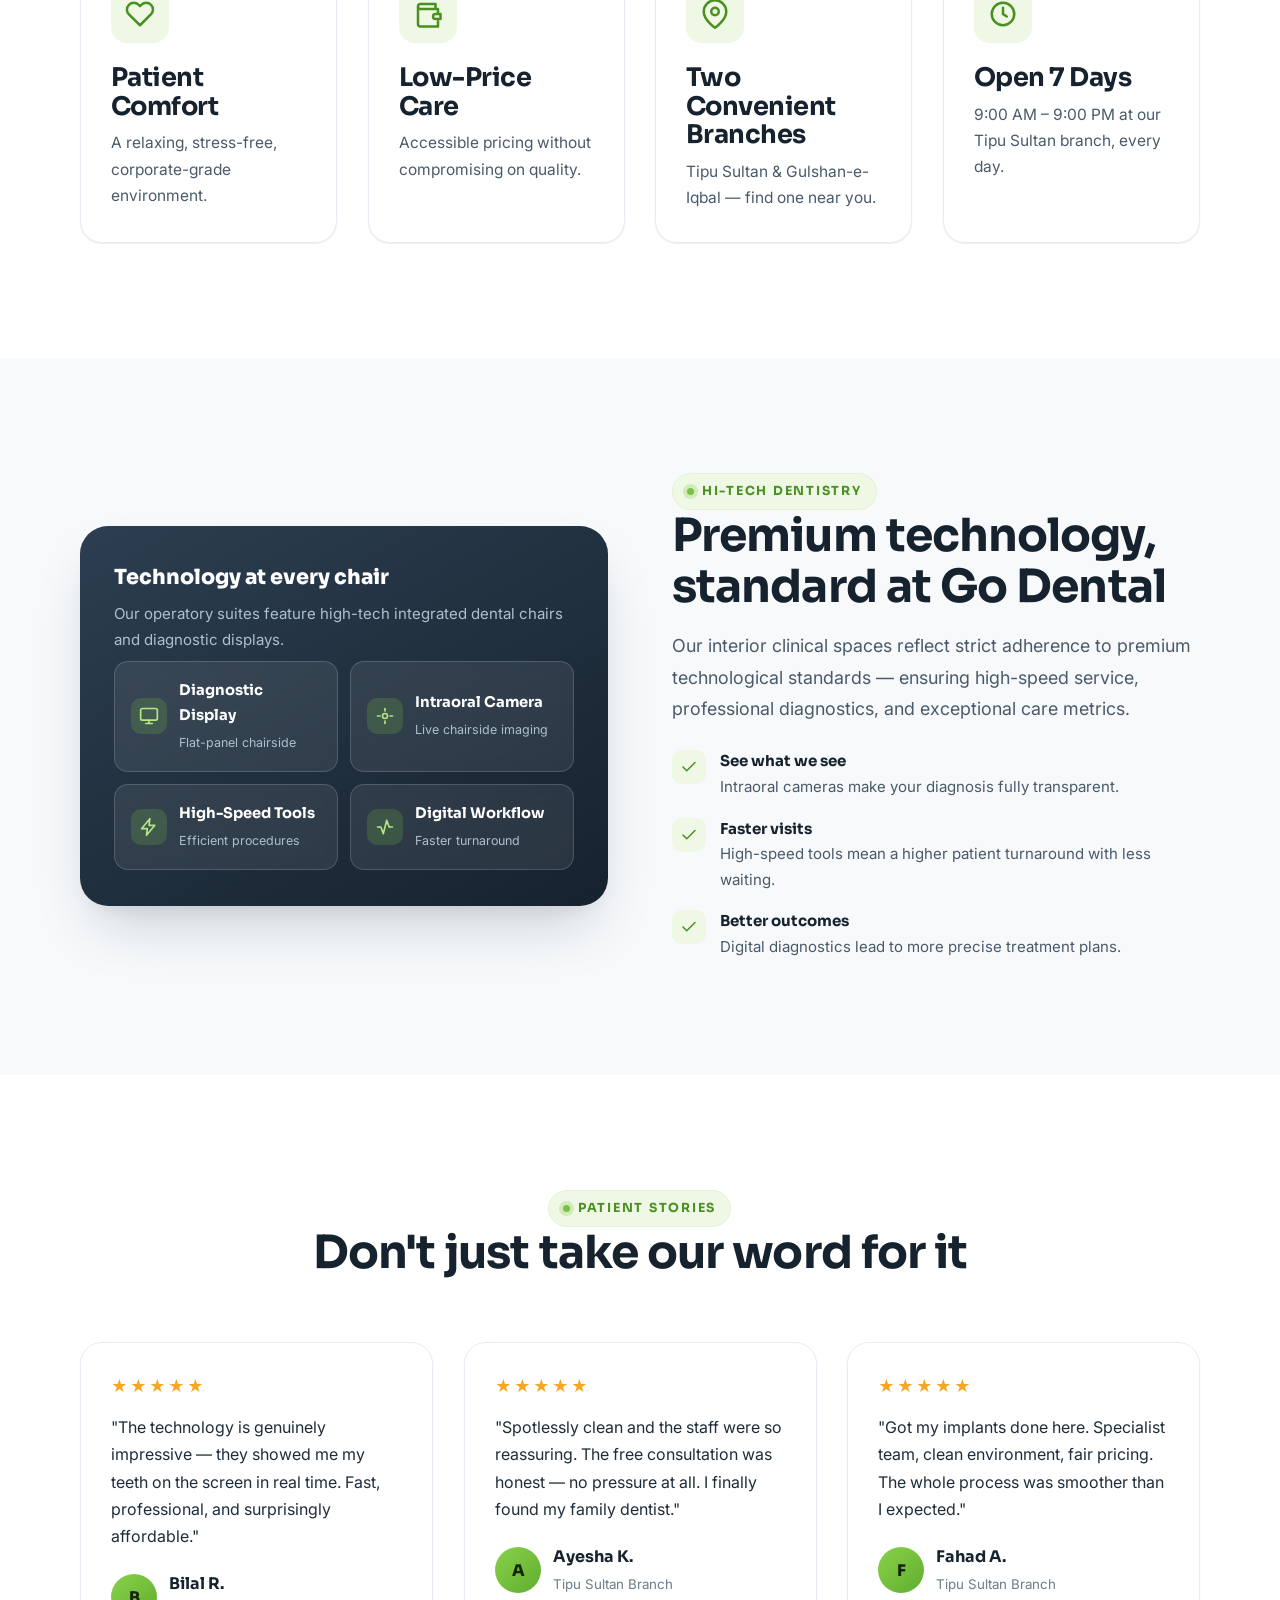
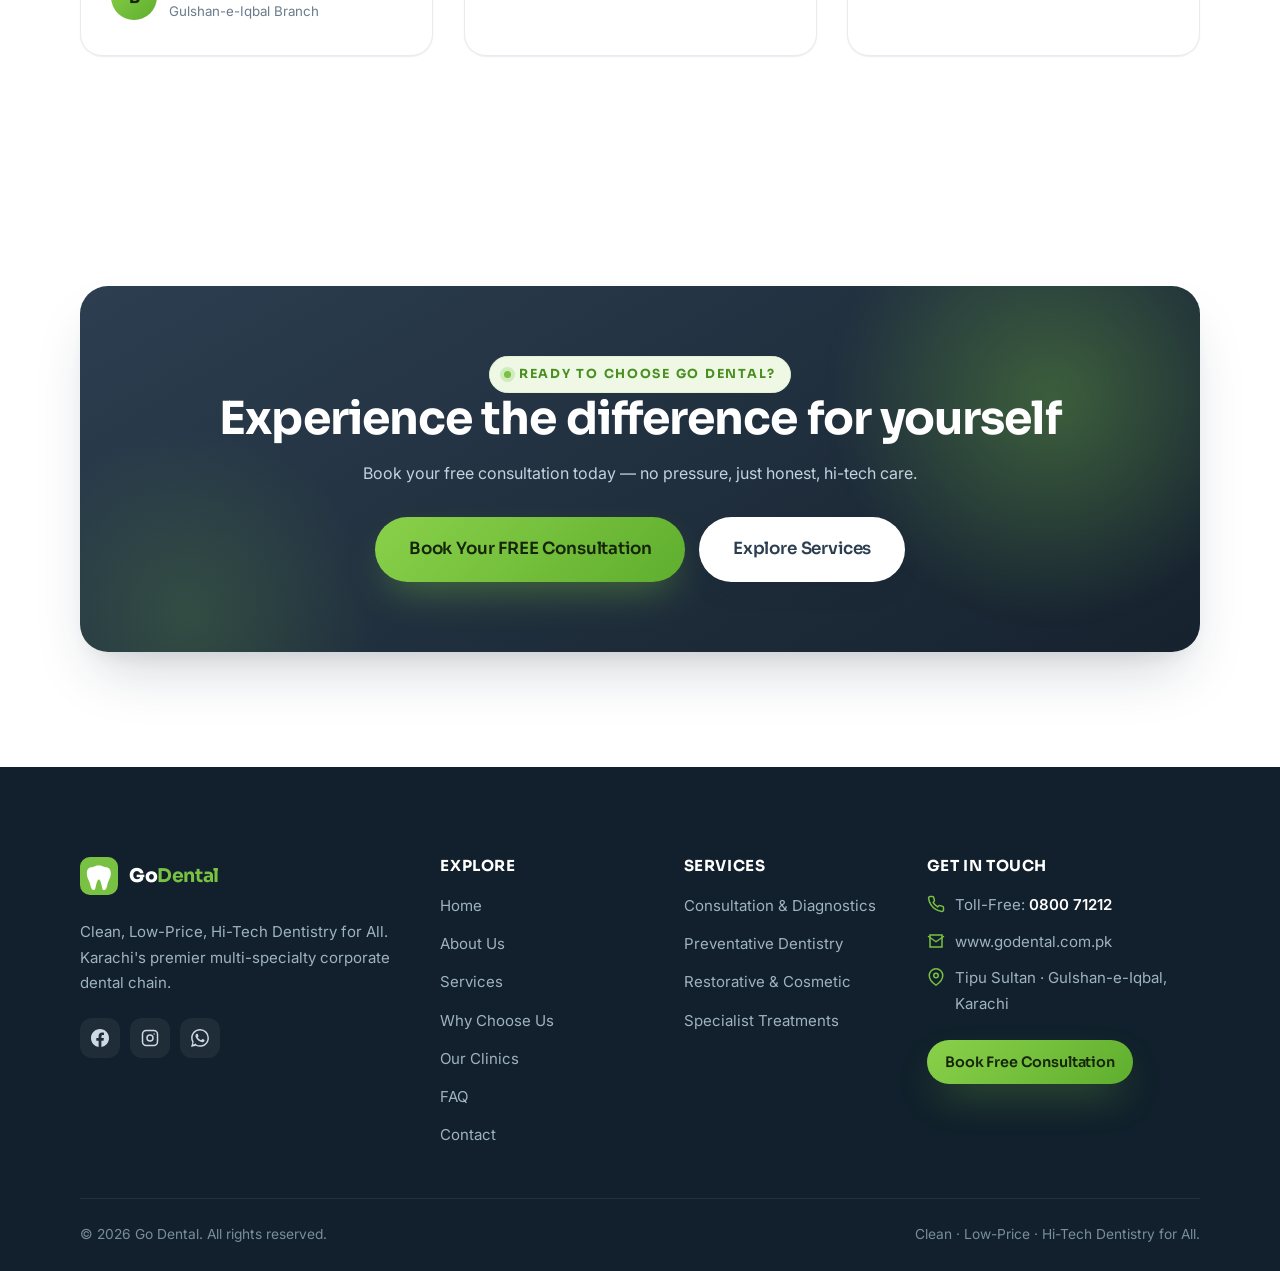
<file: why-choose-us.html>
<!DOCTYPE html>
<html lang="en">
<head>
  <meta charset="UTF-8">
  <meta name="viewport" content="width=device-width, initial-scale=1.0">
  <title>Why Choose Us | Go Dental — Hi-Tech, Hygienic & Affordable Dentistry</title>
  <meta name="description" content="Why patients choose Go Dental: clinical excellence, cutting-edge technology, international sterilization protocols, patient comfort, and accessible pricing in Karachi.">
  <meta name="theme-color" content="#79c142">
  <link rel="canonical" href="https://www.godental.com.pk/why-choose-us.html">
  <meta property="og:type" content="website">
  <meta property="og:site_name" content="Go Dental">
  <meta property="og:title" content="Why Choose Go Dental">
  <meta property="og:description" content="Clinical excellence, hi-tech dentistry, uncompromising hygiene, and patient-first comfort in Karachi.">
  <meta property="og:url" content="https://www.godental.com.pk/why-choose-us.html">
  <meta name="twitter:card" content="summary_large_image">
  <meta name="twitter:title" content="Why Choose Go Dental">
  <meta name="twitter:description" content="Hi-tech, hygienic, affordable dental care in Karachi.">
  <link rel="preconnect" href="https://fonts.googleapis.com">
  <link rel="preconnect" href="https://fonts.gstatic.com" crossorigin>
  <link href="https://fonts.googleapis.com/css2?family=Inter:wght@400;500;600;700&family=Sora:wght@500;600;700;800&display=swap" rel="stylesheet">
  <link rel="stylesheet" href="assets/css/styles.css">
  <link rel="icon" href="data:image/svg+xml,%3Csvg xmlns='http://www.w3.org/2000/svg' viewBox='0 0 100 100'%3E%3Crect width='100' height='100' rx='24' fill='%2379c142'/%3E%3Cpath d='M50 22c-9 0-12 5-19 5-8 0-13 6-13 16 0 13 6 17 9 30 2 9 4 14 9 14s5-9 7-16 4-12 7-12 4 5 6 12 2 16 7 16 7-5 9-14c3-13 9-17 9-30 0-10-5-16-13-16-7 0-10-5-19-5z' fill='%23ffffff'/%3E%3C/svg%3E">
</head>
<body>
  <a href="#main" class="skip-link">Skip to content</a>
  <header class="nav">
    <div class="container">
      <nav class="nav__inner" aria-label="Primary">
        <a href="index.html" class="brand"><span class="brand__mark"><svg viewBox="0 0 100 100"><rect width="100" height="100" rx="26" fill="#79c142"/><path d="M50 22c-9 0-12 5-19 5-8 0-13 6-13 16 0 13 6 17 9 30 2 9 4 14 9 14s5-9 7-16 4-12 7-12 4 5 6 12 2 16 7 16 7-5 9-14c3-13 9-17 9-30 0-10-5-16-13-16-7 0-10-5-19-5z" fill="#fff"/></svg></span><span>Go<b>Dental</b></span></a>
        <ul class="nav__links">
          <li><a href="index.html">Home</a></li><li><a href="about.html">About</a></li><li><a href="services.html">Services</a></li>
          <li><a href="why-choose-us.html">Why Us</a></li><li><a href="clinics.html">Clinics</a></li><li><a href="contact.html">Contact</a></li><li><a href="faq.html">FAQ</a></li>
        </ul>
        <div class="nav__cta">
          <a href="tel:080071212" class="btn btn--ghost btn--sm nav__book"><svg viewBox="0 0 24 24" fill="none" stroke="currentColor" stroke-width="2"><path d="M22 16.92v3a2 2 0 0 1-2.18 2 19.79 19.79 0 0 1-8.63-3.07 19.5 19.5 0 0 1-6-6 19.79 19.79 0 0 1-3.07-8.67A2 2 0 0 1 4.11 2h3a2 2 0 0 1 2 1.72c.13.96.36 1.9.7 2.81a2 2 0 0 1-.45 2.11L8.09 9.91a16 16 0 0 0 6 6l1.27-1.27a2 2 0 0 1 2.11-.45c.91.34 1.85.57 2.81.7A2 2 0 0 1 22 16.92z" stroke-linecap="round" stroke-linejoin="round"/></svg>0800 71212</a>
          <a href="#" class="btn btn--sm" data-wa="Hello Go Dental. I'd like to book a FREE consultation.">Book Free Visit</a>
          <button class="nav__toggle" aria-label="Open menu" aria-expanded="false"><span></span></button>
        </div>
      </nav>
    </div>
  </header>
  <div class="mobile-menu">
    <a href="index.html">Home</a><a href="about.html">About</a><a href="services.html">Services</a>
    <a href="why-choose-us.html">Why Choose Us</a><a href="clinics.html">Our Clinics</a>
    <a href="contact.html">Contact</a><a href="faq.html">FAQ</a>
    <a href="#" class="btn" data-wa="Hello Go Dental. I'd like to book a FREE consultation.">Book Free Consultation</a>
  </div>
  <div class="nav-spacer"></div>

  <main id="main">
    <section class="pagehead">
      <div class="container">
        <nav class="breadcrumb"><a href="index.html">Home</a> <span>/</span> Why Choose Us</nav>
        <span class="eyebrow"><span class="dot"></span> The Go Dental Difference</span>
        <h1>Why Karachi trusts Go Dental</h1>
        <p>We've built every part of the experience around four things patients actually care about: technology, hygiene, comfort, and value.</p>
      </div>
    </section>

    <!-- Stats -->
    <section class="section section--navy section--tight">
      <div class="container">
        <div class="stats">
          <div class="stat reveal"><div class="stat__num"><span data-count="7400">0</span><span class="suffix">+</span></div><div class="stat__label">Patients served</div></div>
          <div class="stat reveal d1"><div class="stat__num"><span data-count="2">0</span></div><div class="stat__label">Branches in Karachi</div></div>
          <div class="stat reveal d2"><div class="stat__num"><span data-count="7">0</span></div><div class="stat__label">Days a week open</div></div>
          <div class="stat reveal d3"><div class="stat__num"><span data-count="100" data-suffix="%">0</span></div><div class="stat__label">Sterilization compliance</div></div>
        </div>
      </div>
    </section>

    <!-- Reasons grid -->
    <section class="section">
      <div class="container">
        <div class="section-head">
          <span class="eyebrow reveal"><span class="dot"></span> Reasons to Choose Us</span>
          <h2 class="reveal d1">Eight reasons patients keep coming back</h2>
        </div>
        <div class="grid grid-4">
          <article class="card reveal">
            <div class="card__icon"><svg viewBox="0 0 24 24" fill="none" stroke="currentColor" stroke-width="2"><circle cx="11" cy="11" r="7"/><path d="m21 21-4.3-4.3" stroke-linecap="round"/></svg></div>
            <h3>FREE First Consultation</h3>
            <p>Your first check-up is on us — honest assessment, no obligation.</p>
          </article>
          <article class="card reveal d1">
            <div class="card__icon"><svg viewBox="0 0 24 24" fill="none" stroke="currentColor" stroke-width="2"><path d="M3 12h4l3 8 4-16 3 8h4" stroke-linecap="round" stroke-linejoin="round"/></svg></div>
            <h3>Cutting-Edge Technology</h3>
            <p>Intraoral cameras and digital diagnostics for accurate, fast care.</p>
          </article>
          <article class="card reveal d2">
            <div class="card__icon"><svg viewBox="0 0 24 24" fill="none" stroke="currentColor" stroke-width="2"><path d="M12 22s8-4 8-10V5l-8-3-8 3v7c0 6 8 10 8 10z" stroke-linecap="round" stroke-linejoin="round"/></svg></div>
            <h3>Uncompromising Hygiene</h3>
            <p>International sterilization protocols on every instrument.</p>
          </article>
          <article class="card reveal d3">
            <div class="card__icon"><svg viewBox="0 0 24 24" fill="none" stroke="currentColor" stroke-width="2"><path d="M17 21v-2a4 4 0 0 0-4-4H5a4 4 0 0 0-4 4v2"/><circle cx="9" cy="7" r="4"/></svg></div>
            <h3>Specialist Team</h3>
            <p>Highly qualified, specialized dental surgeons and professionals.</p>
          </article>
          <article class="card reveal">
            <div class="card__icon"><svg viewBox="0 0 24 24" fill="none" stroke="currentColor" stroke-width="2"><path d="M20.84 4.61a5.5 5.5 0 0 0-7.78 0L12 5.67l-1.06-1.06a5.5 5.5 0 1 0-7.78 7.78L12 21l8.84-8.84a5.5 5.5 0 0 0 0-7.55z" stroke-linecap="round" stroke-linejoin="round"/></svg></div>
            <h3>Patient Comfort</h3>
            <p>A relaxing, stress-free, corporate-grade environment.</p>
          </article>
          <article class="card reveal d1">
            <div class="card__icon"><svg viewBox="0 0 24 24" fill="none" stroke="currentColor" stroke-width="2"><path d="M20 12V8H6a2 2 0 0 1 0-4h12v4M4 6v14a2 2 0 0 0 2 2h14v-4M18 12a2 2 0 0 0 0 4h4v-4z" stroke-linecap="round" stroke-linejoin="round"/></svg></div>
            <h3>Low-Price Care</h3>
            <p>Accessible pricing without compromising on quality.</p>
          </article>
          <article class="card reveal d2">
            <div class="card__icon"><svg viewBox="0 0 24 24" fill="none" stroke="currentColor" stroke-width="2"><path d="M21 10c0 7-9 13-9 13s-9-6-9-13a9 9 0 0 1 18 0z"/><circle cx="12" cy="10" r="3"/></svg></div>
            <h3>Two Convenient Branches</h3>
            <p>Tipu Sultan &amp; Gulshan-e-Iqbal — find one near you.</p>
          </article>
          <article class="card reveal d3">
            <div class="card__icon"><svg viewBox="0 0 24 24" fill="none" stroke="currentColor" stroke-width="2"><circle cx="12" cy="12" r="9"/><path d="M12 7v5l3 2" stroke-linecap="round"/></svg></div>
            <h3>Open 7 Days</h3>
            <p>9:00 AM – 9:00 PM at our Tipu Sultan branch, every day.</p>
          </article>
        </div>
      </div>
    </section>

    <!-- Technology deep dive -->
    <section class="section section--mist">
      <div class="container">
        <div class="split">
          <div class="split__media reveal from-left">
            <div class="panel">
              <div class="panel__title">Technology at every chair</div>
              <p style="color:#aebfcd;font-size:.94rem">Our operatory suites feature high-tech integrated dental chairs and diagnostic displays.</p>
              <div class="techgrid">
                <div class="tg"><span class="ic"><svg viewBox="0 0 24 24" fill="none" stroke="currentColor" stroke-width="2"><rect x="2" y="3" width="20" height="14" rx="2"/><path d="M8 21h8M12 17v4" stroke-linecap="round"/></svg></span><span><b>Diagnostic Display</b><small>Flat-panel chairside</small></span></div>
                <div class="tg"><span class="ic"><svg viewBox="0 0 24 24" fill="none" stroke="currentColor" stroke-width="2"><circle cx="12" cy="12" r="3"/><path d="M3 12h3m12 0h3M12 3v3m0 12v3" stroke-linecap="round"/></svg></span><span><b>Intraoral Camera</b><small>Live chairside imaging</small></span></div>
                <div class="tg"><span class="ic"><svg viewBox="0 0 24 24" fill="none" stroke="currentColor" stroke-width="2"><path d="M13 2 3 14h7l-1 8 10-12h-7l1-8z" stroke-linecap="round" stroke-linejoin="round"/></svg></span><span><b>High-Speed Tools</b><small>Efficient procedures</small></span></div>
                <div class="tg"><span class="ic"><svg viewBox="0 0 24 24" fill="none" stroke="currentColor" stroke-width="2"><path d="M3 12h4l3 8 4-16 3 8h4" stroke-linecap="round" stroke-linejoin="round"/></svg></span><span><b>Digital Workflow</b><small>Faster turnaround</small></span></div>
              </div>
            </div>
          </div>
          <div class="split__body reveal from-right d2">
            <span class="eyebrow"><span class="dot"></span> Hi-Tech Dentistry</span>
            <h2>Premium technology, standard at Go Dental</h2>
            <p class="lead">Our interior clinical spaces reflect strict adherence to premium technological standards — ensuring high-speed service, professional diagnostics, and exceptional care metrics.</p>
            <ul class="split__list">
              <li><span class="ic"><svg viewBox="0 0 24 24" fill="none" stroke="currentColor" stroke-width="2"><path d="M20 6 9 17l-5-5" stroke-linecap="round" stroke-linejoin="round"/></svg></span><span><b>See what we see</b>Intraoral cameras make your diagnosis fully transparent.</span></li>
              <li><span class="ic"><svg viewBox="0 0 24 24" fill="none" stroke="currentColor" stroke-width="2"><path d="M20 6 9 17l-5-5" stroke-linecap="round" stroke-linejoin="round"/></svg></span><span><b>Faster visits</b>High-speed tools mean a higher patient turnaround with less waiting.</span></li>
              <li><span class="ic"><svg viewBox="0 0 24 24" fill="none" stroke="currentColor" stroke-width="2"><path d="M20 6 9 17l-5-5" stroke-linecap="round" stroke-linejoin="round"/></svg></span><span><b>Better outcomes</b>Digital diagnostics lead to more precise treatment plans.</span></li>
            </ul>
          </div>
        </div>
      </div>
    </section>

    <!-- Testimonials -->
    <section class="section">
      <div class="container">
        <div class="section-head">
          <span class="eyebrow reveal"><span class="dot"></span> Patient Stories</span>
          <h2 class="reveal d1">Don't just take our word for it</h2>
        </div>
        <div class="grid grid-3">
          <figure class="quote reveal">
            <div class="stars">★★★★★</div>
            <blockquote>"The technology is genuinely impressive — they showed me my teeth on the screen in real time. Fast, professional, and surprisingly affordable."</blockquote>
            <figcaption class="quote__who"><span class="quote__avatar">B</span><span><b>Bilal R.</b><small>Gulshan-e-Iqbal Branch</small></span></figcaption>
          </figure>
          <figure class="quote reveal d1">
            <div class="stars">★★★★★</div>
            <blockquote>"Spotlessly clean and the staff were so reassuring. The free consultation was honest — no pressure at all. I finally found my family dentist."</blockquote>
            <figcaption class="quote__who"><span class="quote__avatar">A</span><span><b>Ayesha K.</b><small>Tipu Sultan Branch</small></span></figcaption>
          </figure>
          <figure class="quote reveal d2">
            <div class="stars">★★★★★</div>
            <blockquote>"Got my implants done here. Specialist team, clean environment, fair pricing. The whole process was smoother than I expected."</blockquote>
            <figcaption class="quote__who"><span class="quote__avatar">F</span><span><b>Fahad A.</b><small>Tipu Sultan Branch</small></span></figcaption>
          </figure>
        </div>
      </div>
    </section>

    <!-- CTA -->
    <section class="section">
      <div class="container">
        <div class="cta-band reveal zoom">
          <span class="eyebrow"><span class="dot"></span> Ready to Choose Go Dental?</span>
          <h2>Experience the difference for yourself</h2>
          <p>Book your free consultation today — no pressure, just honest, hi-tech care.</p>
          <div class="cta-band__actions">
            <a href="#" class="btn btn--lg" data-wa="Hello Go Dental. I'd like to book a FREE consultation.">Book Your FREE Consultation</a>
            <a href="services.html" class="btn btn--light btn--lg">Explore Services</a>
          </div>
        </div>
      </div>
    </section>
  </main>

  <footer class="footer">
    <div class="container">
      <div class="footer__grid">
        <div>
          <a href="index.html" class="brand footer__brand"><span class="brand__mark"><svg viewBox="0 0 100 100"><rect width="100" height="100" rx="26" fill="#79c142"/><path d="M50 22c-9 0-12 5-19 5-8 0-13 6-13 16 0 13 6 17 9 30 2 9 4 14 9 14s5-9 7-16 4-12 7-12 4 5 6 12 2 16 7 16 7-5 9-14c3-13 9-17 9-30 0-10-5-16-13-16-7 0-10-5-19-5z" fill="#fff"/></svg></span><span style="color:#fff">Go<b style="color:#79c142">Dental</b></span></a>
          <p class="footer__about">Clean, Low-Price, Hi-Tech Dentistry for All. Karachi's premier multi-specialty corporate dental chain.</p>
          <div class="footer__social">
            <a href="https://www.facebook.com/godentalpk" target="_blank" rel="noopener" aria-label="Facebook"><svg viewBox="0 0 24 24" fill="currentColor"><path d="M24 12.07C24 5.41 18.63 0 12 0S0 5.4 0 12.07C0 18.1 4.39 23.1 10.13 24v-8.44H7.08v-3.49h3.05V9.41c0-3.02 1.79-4.69 4.53-4.69 1.31 0 2.68.24 2.68.24v2.97h-1.51c-1.49 0-1.96.93-1.96 1.89v2.25h3.33l-.53 3.49h-2.8V24C19.61 23.1 24 18.1 24 12.07z"/></svg></a>
            <a href="https://www.instagram.com/godentalpk" target="_blank" rel="noopener" aria-label="Instagram"><svg viewBox="0 0 24 24" fill="none" stroke="currentColor" stroke-width="2"><rect x="2" y="2" width="20" height="20" rx="5"/><circle cx="12" cy="12" r="4"/><circle cx="17.5" cy="6.5" r="1" fill="currentColor" stroke="none"/></svg></a>
            <a href="#" data-wa="Hello Go Dental. I'd like to book a FREE consultation." aria-label="WhatsApp"><svg viewBox="0 0 24 24" fill="currentColor"><path d="M.057 24l1.687-6.163a11.867 11.867 0 0 1-1.587-5.946C.16 5.335 5.495 0 12.05 0a11.82 11.82 0 0 1 8.413 3.488 11.82 11.82 0 0 1 3.48 8.414c-.003 6.557-5.338 11.892-11.893 11.892a11.9 11.9 0 0 1-5.688-1.448L.057 24zm6.597-3.807c1.676.995 3.276 1.591 5.392 1.592 5.448 0 9.886-4.434 9.889-9.885.002-5.462-4.415-9.89-9.881-9.892-5.452 0-9.887 4.434-9.889 9.884a9.86 9.86 0 0 0 1.51 5.26l-.999 3.648 3.978-1.607zm11.387-5.464c-.074-.124-.272-.198-.57-.347-.297-.149-1.758-.868-2.031-.967-.272-.099-.47-.149-.669.149-.198.297-.768.967-.941 1.165-.173.198-.347.223-.644.074-.297-.149-1.255-.462-2.39-1.475-.883-.788-1.48-1.761-1.653-2.059-.173-.297-.018-.458.13-.606.134-.133.297-.347.446-.521.151-.172.2-.296.3-.495.099-.198.05-.372-.025-.521-.075-.148-.669-1.611-.916-2.206-.242-.579-.487-.501-.669-.51l-.57-.01c-.198 0-.52.074-.792.372s-1.04 1.016-1.04 2.479 1.065 2.876 1.213 3.074c.149.198 2.095 3.2 5.076 4.487.709.306 1.263.489 1.694.626.712.226 1.36.194 1.872.118.571-.085 1.758-.719 2.006-1.413.248-.695.248-1.29.173-1.414z"/></svg></a>
          </div>
        </div>
        <div><h5>Explore</h5><ul>
          <li><a href="index.html">Home</a></li><li><a href="about.html">About Us</a></li><li><a href="services.html">Services</a></li><li><a href="why-choose-us.html">Why Choose Us</a></li><li><a href="clinics.html">Our Clinics</a></li><li><a href="faq.html">FAQ</a></li><li><a href="contact.html">Contact</a></li>
        </ul></div>
        <div><h5>Services</h5><ul>
          <li><a href="services.html#consultation">Consultation &amp; Diagnostics</a></li><li><a href="services.html#preventative">Preventative Dentistry</a></li><li><a href="services.html#restorative">Restorative &amp; Cosmetic</a></li><li><a href="services.html#specialist">Specialist Treatments</a></li>
        </ul></div>
        <div><h5>Get in Touch</h5>
          <ul class="footer__contact">
            <li><span class="ic"><svg viewBox="0 0 24 24" fill="none" stroke="currentColor" stroke-width="2"><path d="M22 16.92v3a2 2 0 0 1-2.18 2 19.79 19.79 0 0 1-8.63-3.07 19.5 19.5 0 0 1-6-6 19.79 19.79 0 0 1-3.07-8.67A2 2 0 0 1 4.11 2h3a2 2 0 0 1 2 1.72c.13.96.36 1.9.7 2.81a2 2 0 0 1-.45 2.11L8.09 9.91a16 16 0 0 0 6 6l1.27-1.27a2 2 0 0 1 2.11-.45c.91.34 1.85.57 2.81.7A2 2 0 0 1 22 16.92z" stroke-linecap="round" stroke-linejoin="round"/></svg></span><span>Toll-Free: <a href="tel:080071212"><strong style="color:#fff">0800 71212</strong></a></span></li>
            <li><span class="ic"><svg viewBox="0 0 24 24" fill="none" stroke="currentColor" stroke-width="2"><path d="M4 4h16v16H4z"/><path d="m22 6-10 7L2 6" stroke-linecap="round" stroke-linejoin="round"/></svg></span><span><a href="https://www.godental.com.pk">www.godental.com.pk</a></span></li>
            <li><span class="ic"><svg viewBox="0 0 24 24" fill="none" stroke="currentColor" stroke-width="2"><path d="M21 10c0 7-9 13-9 13s-9-6-9-13a9 9 0 0 1 18 0z"/><circle cx="12" cy="10" r="3"/></svg></span><span>Tipu Sultan · Gulshan-e-Iqbal, Karachi</span></li>
          </ul>
          <a href="#" class="btn btn--sm mt-m" data-wa="Hello Go Dental. I'd like to book a FREE consultation.">Book Free Consultation</a>
        </div>
      </div>
      <div class="footer__bottom"><span>© <span data-year>2026</span> Go Dental. All rights reserved.</span><span>Clean · Low-Price · Hi-Tech Dentistry for All.</span></div>
    </div>
  </footer>
  <a href="#" class="fab" data-wa="Hello Go Dental. I'd like to book a FREE consultation." aria-label="Chat with Go Dental on WhatsApp">
    <span class="fab__label">Chat with us</span>
    <svg viewBox="0 0 24 24" fill="currentColor"><path d="M.057 24l1.687-6.163a11.867 11.867 0 0 1-1.587-5.946C.16 5.335 5.495 0 12.05 0a11.82 11.82 0 0 1 8.413 3.488 11.82 11.82 0 0 1 3.48 8.414c-.003 6.557-5.338 11.892-11.893 11.892a11.9 11.9 0 0 1-5.688-1.448L.057 24zm6.597-3.807c1.676.995 3.276 1.591 5.392 1.592 5.448 0 9.886-4.434 9.889-9.885.002-5.462-4.415-9.89-9.881-9.892-5.452 0-9.887 4.434-9.889 9.884a9.86 9.86 0 0 0 1.51 5.26l-.999 3.648 3.978-1.607zm11.387-5.464c-.074-.124-.272-.198-.57-.347-.297-.149-1.758-.868-2.031-.967-.272-.099-.47-.149-.669.149-.198.297-.768.967-.941 1.165-.173.198-.347.223-.644.074-.297-.149-1.255-.462-2.39-1.475-.883-.788-1.48-1.761-1.653-2.059-.173-.297-.018-.458.13-.606.134-.133.297-.347.446-.521.151-.172.2-.296.3-.495.099-.198.05-.372-.025-.521-.075-.148-.669-1.611-.916-2.206-.242-.579-.487-.501-.669-.51l-.57-.01c-.198 0-.52.074-.792.372s-1.04 1.016-1.04 2.479 1.065 2.876 1.213 3.074c.149.198 2.095 3.2 5.076 4.487.709.306 1.263.489 1.694.626.712.226 1.36.194 1.872.118.571-.085 1.758-.719 2.006-1.413.248-.695.248-1.29.173-1.414z"/></svg>
  </a>
  <script src="assets/js/main.js" defer></script>
</body>
</html>
</file>
<file: assets/css/styles.css>
/* =====================================================================
   GO DENTAL — Premium Design System
   "Clean, Low-Price, Hi-Tech Dentistry for All."
   Primary Lime Green #79c142 · Corporate Navy #2c3e50 · White-led
   ===================================================================== */

/* ----------------------------- Reset ----------------------------- */
*, *::before, *::after { box-sizing: border-box; margin: 0; padding: 0; }
html { -webkit-text-size-adjust: 100%; scroll-behavior: smooth; }
@media (prefers-reduced-motion: reduce) {
  html { scroll-behavior: auto; }
  *, *::before, *::after {
    animation-duration: .001ms !important;
    animation-iteration-count: 1 !important;
    transition-duration: .001ms !important;
    scroll-behavior: auto !important;
  }
}
img, svg, video { display: block; max-width: 100%; height: auto; }
button, input, textarea, select { font: inherit; color: inherit; }
button { cursor: pointer; background: none; border: none; }
a { color: inherit; text-decoration: none; }
ul, ol { list-style: none; }
:focus-visible { outline: 3px solid var(--c-accent); outline-offset: 3px; border-radius: 6px; }

/* --------------------------- Tokens ------------------------------ */
:root {
  /* Brand */
  --c-primary:        #79c142;   /* Lime / Apple Green */
  --c-primary-600:    #5fae2e;
  --c-primary-700:    #4a9021;
  --c-primary-tint:   #eef8e4;   /* soft green wash */
  --c-primary-tint-2: #e3f2d4;
  --c-accent:         #79c142;

  --c-navy:           #2c3e50;   /* Corporate Slate Navy */
  --c-navy-700:       #243343;
  --c-navy-600:       #1c2833;
  --c-navy-tint:      #eef2f6;
  --c-navy-tint-2:    #e3eaf1;

  /* Neutrals */
  --c-bg:        #ffffff;
  --c-surface:   #ffffff;
  --c-mist:      #f7f9fb;   /* page-section tint */
  --c-mist-2:    #f1f5f9;
  --c-ink:       #16222e;   /* near-black slate text */
  --c-text:      #1f2d3a;
  --c-body:      #4a5a6a;
  --c-muted:     #6b7c8c;
  --c-line:      #e6ecf2;   /* hairlines */
  --c-line-soft: #eef2f6;

  /* Effects */
  --shadow-xs: 0 1px 2px rgba(20,40,60,.05), 0 1px 1px rgba(20,40,60,.04);
  --shadow-sm: 0 4px 12px -4px rgba(20,40,60,.10), 0 2px 4px -2px rgba(20,40,60,.06);
  --shadow-md: 0 14px 30px -12px rgba(20,40,60,.16), 0 6px 12px -6px rgba(20,40,60,.08);
  --shadow-lg: 0 30px 60px -18px rgba(20,40,60,.22), 0 12px 24px -12px rgba(20,40,60,.10);
  --shadow-glow: 0 18px 40px -12px rgba(121,193,66,.45);

  --radius-sm: 10px;
  --radius:    16px;
  --radius-lg: 22px;
  --radius-xl: 28px;
  --radius-pill: 999px;

  --grad-primary: linear-gradient(135deg, #8ad14a 0%, #5fae2e 100%);
  --grad-primary-deep: linear-gradient(135deg, #6cbe36 0%, #4a9021 100%);
  --grad-navy: linear-gradient(150deg, #2c3e50 0%, #16222e 100%);
  --grad-hero: radial-gradient(120% 120% at 80% 0%, #f6fbef 0%, #ffffff 45%);

  --container: 1200px;
  --container-narrow: 940px;

  --ease: cubic-bezier(.22,.61,.36,1);
  --ease-out: cubic-bezier(.16,1,.3,1);
  --dur: .35s;

  --font-display: "Sora", "Segoe UI", system-ui, sans-serif;
  --font-body: "Inter", "Segoe UI", system-ui, -apple-system, sans-serif;
}

/* --------------------------- Base type --------------------------- */
body {
  font-family: var(--font-body);
  color: var(--c-text);
  background: var(--c-bg);
  line-height: 1.7;
  font-size: clamp(16px, 1.05vw, 17px);
  -webkit-font-smoothing: antialiased;
  text-rendering: optimizeLegibility;
  overflow-x: hidden;
}
h1, h2, h3, h4, h5 {
  font-family: var(--font-display);
  color: var(--c-ink);
  line-height: 1.12;
  font-weight: 700;
  letter-spacing: -.02em;
}
h1 { font-size: clamp(2.4rem, 5.4vw, 4rem); font-weight: 800; }
h2 { font-size: clamp(1.9rem, 3.6vw, 2.85rem); }
h3 { font-size: clamp(1.3rem, 2vw, 1.6rem); }
p  { color: var(--c-body); }
strong { color: var(--c-ink); font-weight: 600; }
.lead { font-size: clamp(1.05rem, 1.4vw, 1.2rem); color: var(--c-body); line-height: 1.75; }

::selection { background: var(--c-primary); color: #fff; }

/* --------------------------- Layout ------------------------------ */
.container { width: 100%; max-width: var(--container); margin: 0 auto; padding: 0 clamp(20px, 5vw, 40px); }
.container.narrow { max-width: var(--container-narrow); }

.section { padding: clamp(64px, 9vw, 130px) 0; position: relative; }
.section--tight { padding: clamp(48px, 6vw, 80px) 0; }
.section--mist  { background: var(--c-mist); }
.section--navy  { background: var(--grad-navy); color: #cdd9e3; }
.section--navy h2, .section--navy h3 { color: #fff; }
.section--navy p { color: #aebfcd; }
.section--tint  { background: var(--c-primary-tint); }

.section-head { max-width: 720px; margin: 0 auto clamp(40px, 5vw, 64px); text-align: center; }
.section-head--left { margin-left: 0; text-align: left; }
.section-head p { margin-top: 14px; }

.eyebrow {
  display: inline-flex; align-items: center; gap: 8px;
  font-family: var(--font-display);
  font-size: .78rem; font-weight: 700; letter-spacing: .14em; text-transform: uppercase;
  color: var(--c-primary-700);
  background: var(--c-primary-tint);
  padding: 7px 14px; border-radius: var(--radius-pill);
  border: 1px solid var(--c-primary-tint-2);
}
.section--navy .eyebrow { color: #b6e58a; background: rgba(121,193,66,.14); border-color: rgba(121,193,66,.28); }

.eyebrow .dot { width: 7px; height: 7px; border-radius: 50%; background: var(--c-primary); box-shadow: 0 0 0 4px rgba(121,193,66,.25); }

.grid { display: grid; gap: clamp(20px, 2.4vw, 32px); }
.grid-2 { grid-template-columns: repeat(2, 1fr); }
.grid-3 { grid-template-columns: repeat(3, 1fr); }
.grid-4 { grid-template-columns: repeat(4, 1fr); }

.divider { height: 1px; background: var(--c-line); border: 0; }

/* --------------------------- Buttons ----------------------------- */
.btn {
  --btn-bg: var(--grad-primary);
  display: inline-flex; align-items: center; justify-content: center; gap: 10px;
  font-family: var(--font-display);
  font-weight: 600; font-size: .98rem; letter-spacing: -.01em;
  padding: 15px 26px; border-radius: var(--radius-pill);
  background: var(--btn-bg); color: #16260a;
  position: relative; overflow: hidden;
  box-shadow: var(--shadow-glow);
  transition: transform var(--dur) var(--ease), box-shadow var(--dur) var(--ease), background var(--dur) var(--ease);
  will-change: transform;
  white-space: nowrap;
}
.btn:hover { transform: translateY(-3px); box-shadow: 0 22px 46px -12px rgba(121,193,66,.6); }
.btn:active { transform: translateY(-1px); }
.btn svg { width: 18px; height: 18px; }

.btn--ghost {
  background: rgba(255,255,255,.85); color: var(--c-navy);
  box-shadow: var(--shadow-sm); border: 1px solid var(--c-line);
  backdrop-filter: blur(8px);
}
.btn--ghost:hover { background: #fff; box-shadow: var(--shadow-md); }

.btn--outline {
  background: transparent; color: var(--c-navy);
  border: 1.5px solid var(--c-navy-tint-2); box-shadow: none;
}
.btn--outline:hover { border-color: var(--c-primary); color: var(--c-primary-700); background: var(--c-primary-tint); box-shadow: none; transform: translateY(-3px); }

.btn--light { background: #fff; color: var(--c-navy); box-shadow: var(--shadow-md); }
.btn--light:hover { box-shadow: var(--shadow-lg); }

.btn--lg { padding: 18px 34px; font-size: 1.05rem; }
.btn--sm { padding: 10px 18px; font-size: .9rem; }
.btn--block { display: flex; width: 100%; }

.btn--wa { background: linear-gradient(135deg, #25d366 0%, #128c4a 100%); color: #fff; box-shadow: 0 18px 40px -12px rgba(37,211,102,.5); }
.btn--wa:hover { box-shadow: 0 22px 46px -12px rgba(37,211,102,.65); }

/* Ripple */
.ripple { position: absolute; border-radius: 50%; transform: scale(0); background: rgba(255,255,255,.55); pointer-events: none; animation: ripple .65s var(--ease-out); }
.btn--wa .ripple, .btn--ghost .ripple, .btn--outline .ripple, .btn--light .ripple { background: rgba(121,193,66,.3); }
@keyframes ripple { to { transform: scale(2.6); opacity: 0; } }

/* Pills / badges */
.pill {
  display: inline-flex; align-items: center; gap: 6px;
  font-family: var(--font-display); font-weight: 700; font-size: .74rem; letter-spacing: .04em;
  padding: 5px 11px; border-radius: var(--radius-pill);
  background: var(--c-primary); color: #16260a;
}
.pill--free { background: var(--grad-primary); box-shadow: 0 6px 16px -4px rgba(121,193,66,.5); }

/* --------------------------- Navbar ------------------------------ */
.nav {
  position: fixed; top: 0; left: 0; right: 0; z-index: 100;
  transition: background var(--dur) var(--ease), box-shadow var(--dur) var(--ease), padding var(--dur) var(--ease);
  padding: 18px 0;
}
.nav__inner {
  display: flex; align-items: center; justify-content: space-between; gap: 24px;
  padding: 10px 14px 10px 22px;
  border-radius: var(--radius-pill);
  background: rgba(255,255,255,.72);
  backdrop-filter: blur(18px) saturate(160%);
  -webkit-backdrop-filter: blur(18px) saturate(160%);
  border: 1px solid rgba(255,255,255,.6);
  box-shadow: 0 8px 28px -12px rgba(20,40,60,.16);
  transition: box-shadow var(--dur) var(--ease), background var(--dur) var(--ease);
}
.nav.is-scrolled .nav__inner { box-shadow: 0 12px 34px -12px rgba(20,40,60,.22); background: rgba(255,255,255,.9); }

.brand { display: inline-flex; align-items: center; gap: 11px; font-family: var(--font-display); font-weight: 800; font-size: 1.18rem; color: var(--c-ink); letter-spacing: -.02em; }
.brand__mark { width: 38px; height: 38px; flex: none; }
.brand span b { color: var(--c-primary-700); }

.nav__links { display: flex; align-items: center; gap: 4px; }
.nav__links a {
  font-family: var(--font-display); font-weight: 600; font-size: .95rem; color: var(--c-navy);
  padding: 9px 14px; border-radius: var(--radius-pill);
  display:flex; align-items:center; justify-content:center; text-align:center;
  transition: color var(--dur) var(--ease), background var(--dur) var(--ease);
}
.nav__links a:hover { color: var(--c-primary-700); background: var(--c-primary-tint); }
.nav__links a.is-active { color: var(--c-primary-700); background: var(--c-primary-tint); }

.nav__cta { display: flex; align-items: center; gap: 10px; }
.nav__cta .btn { padding: 12px 22px; }

.nav__toggle { display: none; width: 46px; height: 46px; border-radius: 50%; align-items: center; justify-content: center; background: var(--c-primary-tint); }
.nav__toggle span, .nav__toggle span::before, .nav__toggle span::after {
  content: ""; display: block; width: 20px; height: 2px; background: var(--c-navy); border-radius: 2px; position: relative; transition: transform .3s var(--ease), opacity .2s var(--ease);
}
.nav__toggle span::before { position: absolute; top: -6px; left: 0; }
.nav__toggle span::after  { position: absolute; top: 6px;  left: 0; }
body.menu-open .nav__toggle span { background: transparent; }
body.menu-open .nav__toggle span::before { transform: translateY(6px) rotate(45deg); }
body.menu-open .nav__toggle span::after  { transform: translateY(-6px) rotate(-45deg); }

/* Mobile overlay */
.mobile-menu {
  position: fixed; inset: 0; z-index: 99;
  background: rgba(255,255,255,.96); backdrop-filter: blur(20px);
  display: flex; flex-direction: column; justify-content: center; align-items: center; gap: 8px;
  padding: 90px 30px 40px;
  opacity: 0; visibility: hidden; transform: translateY(-12px);
  transition: opacity var(--dur) var(--ease), transform var(--dur) var(--ease), visibility var(--dur);
}
body.menu-open .mobile-menu { opacity: 1; visibility: visible; transform: translateY(0); }
.mobile-menu a {
  font-family: var(--font-display); font-weight: 700; font-size: 1.6rem; color: var(--c-navy);
  padding: 10px 18px; border-radius: 14px;
}
.mobile-menu a:hover { color: var(--c-primary-700); background: var(--c-primary-tint); }
.mobile-menu .btn { margin-top: 18px; }

body.menu-open { overflow: hidden; }

/* nav spacer so content isn't hidden under fixed nav */
.nav-spacer { height: 92px; }

/* --------------------------- Hero -------------------------------- */
.hero {
  position: relative; overflow: hidden;
  background: var(--grad-hero);
  padding: clamp(70px, 11vw, 150px) 0 clamp(60px, 8vw, 110px);
}
.hero::before {
  content:""; position:absolute; top:-20%; right:-10%; width: 60vw; height: 60vw; max-width:760px; max-height:760px;
  background: radial-gradient(circle, rgba(121,193,66,.30) 0%, rgba(121,193,66,0) 60%);
  filter: blur(20px); z-index:0;
}
.hero::after {
  content:""; position:absolute; bottom:-30%; left:-15%; width:50vw; height:50vw; max-width:600px; max-height:600px;
  background: radial-gradient(circle, rgba(44,62,80,.10) 0%, rgba(44,62,80,0) 60%); filter:blur(20px); z-index:0;
}
.hero .container { position: relative; z-index: 1; }
.hero__grid { display: grid; grid-template-columns: 1.05fr .95fr; gap: clamp(30px, 5vw, 70px); align-items: center; }

.hero__title { margin: 22px 0 18px; }
.hero__title .accent { color: var(--c-primary-700); position: relative; white-space: nowrap; }
.hero__sub { max-width: 540px; font-size: clamp(1.05rem, 1.4vw, 1.2rem); }
.hero__actions { display: flex; flex-wrap: wrap; gap: 14px; margin-top: 32px; }
.hero__micro { display: flex; align-items: center; gap: 10px; margin-top: 26px; color: var(--c-muted); font-size: .92rem; }
.hero__micro .stars { color: #f5a623; letter-spacing: 2px; }

/* Hero visual */
.hero__visual { position: relative; }
.hero__card {
  position: relative; border-radius: var(--radius-xl); overflow: hidden;
  background: var(--grad-navy); padding: 26px; min-height: 420px;
  box-shadow: var(--shadow-lg);
  display: flex; flex-direction: column; justify-content: space-between;
}
.hero__card .glass {
  background: rgba(255,255,255,.10); border: 1px solid rgba(255,255,255,.18);
  border-radius: var(--radius-lg); padding: 18px 20px; backdrop-filter: blur(8px);
  color: #fff;
}
.hero__card .glass h4 { color:#fff; font-size: 1.05rem; margin-bottom: 4px; }
.hero__card .glass p { color:#bcd0de; font-size: .9rem; margin:0; }
.hero__card-top { display:flex; justify-content:space-between; align-items:flex-start; gap:16px; }
.hero__card-bot { display:flex; gap: 14px; }
.hero__card-bot .glass { flex:1; }
.hero__badge {
  position:absolute; top:18px; right:18px;
  background: var(--grad-primary); color:#16260a; font-family: var(--font-display); font-weight:800;
  padding: 10px 16px; border-radius: var(--radius-pill); font-size:.82rem;
  box-shadow: var(--shadow-glow); display:flex; align-items:center; gap:8px;
}

/* Floating stat chip */
.float-chip {
  position:absolute; background:#fff; border-radius: var(--radius); padding: 14px 18px;
  box-shadow: var(--shadow-lg); display:flex; align-items:center; gap:12px;
}
.float-chip .ic { width:42px; height:42px; border-radius: 12px; background: var(--c-primary-tint); display:grid; place-items:center; color: var(--c-primary-700); }
.float-chip .ic svg { width:22px; height:22px; }
.float-chip b { font-family: var(--font-display); font-size: 1.15rem; color: var(--c-ink); display:block; line-height:1.1; }
.float-chip small { color: var(--c-muted); font-size: .8rem; }
.float-chip--1 { left:-26px; top: 52%; }
.float-chip--2 { right:-18px; top: 22%; }

/* Floating animation for chips */
@keyframes float-gentle {
  0%, 100% { transform: translateY(0); }
  50% { transform: translateY(-10px); }
}
.float-chip--1 { animation: float-gentle 4s ease-in-out infinite; }
.float-chip--2 { animation: float-gentle 4s ease-in-out 1s infinite; }

/* ---------------------- Trust strip ----------------------------- */
.trust { border-bottom: 1px solid var(--c-line); }
.trust__row { display:flex; flex-wrap: wrap; align-items:center; justify-content: space-around; gap: 22px 40px; padding: 30px 0; }
.trust__item { display:flex; align-items:center; gap:12px; color: var(--c-navy); }
.trust__item .ic { width:44px; height:44px; border-radius:12px; background: var(--c-primary-tint); color: var(--c-primary-700); display:grid; place-items:center; flex:none; }
.trust__item .ic svg { width:22px; height:22px; }
.trust__item b { font-family: var(--font-display); font-size: 1.05rem; color: var(--c-ink); display:block; line-height:1.2; }
.trust__item span { color: var(--c-muted); font-size: .86rem; }

/* ---------------------- Feature / Pillar cards ------------------ */
.card {
  background: var(--c-surface); border: 1px solid var(--c-line);
  border-radius: var(--radius-lg); padding: 30px;
  box-shadow: var(--shadow-xs);
  transition: transform var(--dur) var(--ease), box-shadow var(--dur) var(--ease), border-color var(--dur) var(--ease);
  position: relative; overflow: hidden;
}
.card:hover { transform: translateY(-6px); box-shadow: var(--shadow-md); border-color: var(--c-primary-tint-2); }
.card__icon {
  width: 58px; height: 58px; border-radius: 16px;
  display:grid; place-items:center; color: var(--c-primary-700);
  background: var(--c-primary-tint); margin-bottom: 20px;
  transition: transform var(--dur) var(--ease);
}
.card:hover .card__icon { transform: scale(1.06) rotate(-3deg); }
.card__icon svg { width: 30px; height: 30px; }
.card h3 { margin-bottom: 10px; }
.card p { font-size: .97rem; }

.card--navy { background: var(--grad-navy); color:#cdd9e3; border:none; }
.card--navy h3, .card--navy b { color:#fff; }
.card--navy p { color:#aebfcd; }
.card--navy .card__icon { background: rgba(121,193,66,.16); color:#b6e58a; }
.card--navy:hover { border:none; }

/* number badge card */
.card__num { font-family: var(--font-display); font-weight:800; font-size: 2.6rem; color: var(--c-primary); line-height:1; }

/* ---------------------- Service cards --------------------------- */
.svc {
  background:#fff; border:1px solid var(--c-line); border-radius: var(--radius-lg);
  padding: 30px; display:flex; flex-direction:column; gap: 14px;
  box-shadow: var(--shadow-xs);
  transition: transform var(--dur) var(--ease), box-shadow var(--dur) var(--ease), border-color var(--dur) var(--ease);
  position: relative; overflow:hidden;
}
.svc::after {
  content:""; position:absolute; inset:0 0 auto 0; height:4px; background: var(--grad-primary);
  transform: scaleX(0); transform-origin: left; transition: transform var(--dur) var(--ease);
}
.svc:hover { transform: translateY(-6px); box-shadow: var(--shadow-md); border-color: var(--c-primary-tint-2); }
.svc:hover::after { transform: scaleX(1); }
.svc__icon {
  width: 60px; height: 60px; border-radius: 18px; display:grid; place-items:center;
  background: var(--c-primary-tint); color: var(--c-primary-700);
  box-shadow: inset 0 0 0 1px var(--c-primary-tint-2);
}
.svc__icon svg { width: 30px; height: 30px; }
.svc h3 { display:flex; align-items:center; gap:10px; flex-wrap:wrap; }
.svc__desc { font-size: .95rem; color: var(--c-body); flex:1; }
.svc__actions { display:flex; flex-direction:column; gap:10px; margin-top: 8px; }
.svc__inclusions { display:flex; flex-wrap:wrap; gap:7px; margin-top: 4px; }
.tag { font-size:.78rem; color: var(--c-navy); background: var(--c-navy-tint); padding: 5px 11px; border-radius: var(--radius-pill); font-weight:600; }

/* ---------------------- Stats / counters ------------------------ */
.stats { display:grid; grid-template-columns: repeat(4,1fr); gap: clamp(20px,3vw,40px); }
.stat { text-align:center; }
.stat__num { font-family: var(--font-display); font-weight:800; font-size: clamp(2.4rem, 4.5vw, 3.4rem); color:#fff; line-height:1; letter-spacing:-.03em; }
.stat__num .suffix { color: var(--c-primary); }
.stat__label { margin-top: 8px; color:#aebfcd; font-size: .92rem; letter-spacing:.02em; }
.section--navy .stat__label { color:#aebfcd; }

/* ---------------------- Split feature --------------------------- */
.split { display:grid; grid-template-columns: 1fr 1fr; gap: clamp(34px, 5vw, 70px); align-items:center; }
.split--rev .split__media { order: 2; }
.split__body h2 { margin-bottom: 18px; }
.split__body p + p { margin-top: 14px; }
.split__list { margin-top: 24px; display:flex; flex-direction:column; gap: 16px; }
.split__list li { display:flex; gap:14px; align-items:flex-start; }
.split__list .ic { width:34px; height:34px; border-radius: 10px; background: var(--c-primary-tint); color: var(--c-primary-700); display:grid; place-items:center; flex:none; margin-top:2px; }
.split__list .ic svg { width:18px; height:18px; }
.split__list b { color: var(--c-ink); font-family: var(--font-display); display:block; }
.split__list span { display:block; color: var(--c-body); font-size:.94rem; }

/* Visual panel (CSS-built, no stock images) */
.panel {
  position: relative; border-radius: var(--radius-xl); overflow:hidden;
  padding: 34px; min-height: 380px;
  background: var(--grad-navy);
  box-shadow: var(--shadow-lg);
  color:#fff;
}
.panel--green { background: var(--grad-primary); color:#16260a; }
.panel--mist  { background: var(--c-mist); color: var(--c-text); border:1px solid var(--c-line); }
.panel__title { font-family: var(--font-display); font-weight:800; font-size: 1.3rem; color:#fff; margin-bottom:6px; }
.panel--green .panel__title, .panel--mist .panel__title { color: inherit; }

/* tech grid inside panel */
.techgrid { display:grid; grid-template-columns: repeat(2, minmax(0, 1fr)); gap: 12px; margin-top: 8px; }
.techgrid .tg {
  background: rgba(255,255,255,.08); border:1px solid rgba(255,255,255,.16); border-radius: 14px;
  min-width: 0; padding: 16px; display:flex; gap:12px; align-items:center; backdrop-filter: blur(6px);
}
.panel--mist .techgrid .tg { background:#fff; border-color: var(--c-line); }
.techgrid .ic { width:36px; height:36px; border-radius:10px; background: rgba(121,193,66,.2); color:#b6e58a; display:grid; place-items:center; flex:none; }
.panel--mist .techgrid .ic { background: var(--c-primary-tint); color: var(--c-primary-700); }
.techgrid .ic svg { width:20px; height:20px; }
.techgrid .tg > span:not(.ic) { min-width: 0; }
.techgrid b { color:#fff; font-family: var(--font-display); font-size:.92rem; display:block; overflow-wrap:anywhere; }
.panel--mist .techgrid b { color: var(--c-ink); }
.techgrid small { color:#aebfcd; font-size:.78rem; overflow-wrap:anywhere; }
.panel--mist .techgrid small { color: var(--c-muted); }

/* ---------------------- Step / process -------------------------- */
.steps { display:grid; grid-template-columns: repeat(4,1fr); gap: clamp(18px,2vw,26px); counter-reset: step; }
.step { position:relative; padding: 28px 24px; background:#fff; border:1px solid var(--c-line); border-radius: var(--radius-lg); box-shadow: var(--shadow-xs); }
.step__n { font-family: var(--font-display); font-weight:800; font-size:.85rem; color: var(--c-primary-700); background: var(--c-primary-tint); width:40px; height:40px; border-radius:12px; display:grid; place-items:center; margin-bottom:16px; }
.step h3 { font-size: 1.15rem; margin-bottom: 8px; }
.step p { font-size:.92rem; }

/* ---------------------- Gallery ---------------------------------- */
.gallery { display:grid; grid-template-columns: repeat(4, 1fr); grid-auto-rows: 180px; gap: 16px; }
.tile {
  position:relative; border-radius: var(--radius-lg); overflow:hidden;
  background: var(--grad-navy); box-shadow: var(--shadow-sm);
  display:flex; flex-direction:column; justify-content:flex-end; padding: 22px; color:#fff;
  transition: transform var(--dur) var(--ease), box-shadow var(--dur) var(--ease);
}
.tile:hover { transform: translateY(-5px) scale(1.01); box-shadow: var(--shadow-lg); }
.tile--green { background: var(--grad-primary); color:#15300a; }
.tile--wide  { grid-column: span 2; }
.tile--tall  { grid-row: span 2; }
.tile h4 { color:#fff; font-size: 1.05rem; }
.tile--green h4 { color:#15300a; }
.tile small { color:#cfe0ec; font-size:.82rem; }
.tile--green small { color:#2c4a16; }
.tile .glyph { position:absolute; opacity:.16; }
.tile .glyph svg { width: 120px; height:120px; }

/* ---------------------- Branch / location cards ----------------- */
.branch {
  background:#fff; border:1px solid var(--c-line); border-radius: var(--radius-lg);
  overflow:hidden; box-shadow: var(--shadow-xs);
  transition: transform var(--dur) var(--ease), box-shadow var(--dur) var(--ease);
}
.branch:hover { transform: translateY(-5px); box-shadow: var(--shadow-md); }
.branch__map { height: 200px; background: var(--c-navy-tint); position:relative; border-bottom:1px solid var(--c-line); }
.branch__map iframe { width:100%; height:100%; border:0; filter: grayscale(.2) contrast(1.02); }
.branch__body { padding: 26px; }
.branch__body h3 { display:flex; align-items:center; gap:10px; margin-bottom: 14px; }
.branch__body h3 .ic { color: var(--c-primary-700); }
.branch__row { display:flex; gap:12px; padding: 11px 0; border-bottom:1px dashed var(--c-line); }
.branch__row:last-of-type { border-bottom:none; }
.branch__row .ic { width:20px; height:20px; color: var(--c-primary-700); flex:none; margin-top:3px; }
.branch__row .ic svg { width:20px; height:20px; }
.branch__row b { font-family: var(--font-display); color: var(--c-ink); display:block; font-size:.86rem; letter-spacing:.03em; }
.branch__row span, .branch__row a { color: var(--c-body); font-size:.95rem; }
.branch__row a:hover { color: var(--c-primary-700); }
.branch__actions { display:flex; gap:10px; flex-wrap:wrap; margin-top:18px; }

/* ---------------------- Testimonial ----------------------------- */
.quote {
  background:#fff; border:1px solid var(--c-line); border-radius: var(--radius-lg);
  padding: 30px; box-shadow: var(--shadow-xs); position:relative;
  transition: transform var(--dur) var(--ease), box-shadow var(--dur) var(--ease);
}
.quote:hover { transform: translateY(-5px); box-shadow: var(--shadow-md); }
.quote .stars { color:#f5a623; letter-spacing:2px; margin-bottom:14px; }
.quote p { color: var(--c-text); font-size: 1.02rem; line-height:1.75; }
.quote__who { display:flex; align-items:center; gap:12px; margin-top: 20px; }
.quote__avatar { width:46px; height:46px; border-radius:50%; background: var(--grad-primary); color:#16260a; display:grid; place-items:center; font-family:var(--font-display); font-weight:800; flex:none; }
.quote__who b { font-family: var(--font-display); color: var(--c-ink); display:block; }
.quote__who small { color: var(--c-muted); }

/* ---------------------- FAQ accordion --------------------------- */
.faq-item { background:#fff; border:1px solid var(--c-line); border-radius: var(--radius); overflow:hidden; box-shadow: var(--shadow-xs); }
.faq-item + .faq-item { margin-top: 12px; }
.faq-q {
  width:100%; display:flex; align-items:center; justify-content:space-between; gap:18px;
  padding: 22px 26px; font-family: var(--font-display); font-weight:600; font-size: 1.05rem; color: var(--c-ink); text-align:left;
  transition: background var(--dur) var(--ease);
}
.faq-q:hover { background: var(--c-primary-tint); }
.faq-q .pm { position:relative; width:22px; height:22px; flex:none; }
.faq-q .pm::before, .faq-q .pm::after { content:""; position:absolute; background: var(--c-primary-700); border-radius:2px; transition: transform var(--dur) var(--ease); }
.faq-q .pm::before { width:14px; height:2px; top:10px; left:4px; }
.faq-q .pm::after  { width:2px; height:14px; top:4px; left:10px; }
.faq-item.is-open .pm::after { transform: rotate(90deg); opacity:0; }
.faq-a { max-height:0; overflow:hidden; transition: max-height var(--dur) var(--ease); }
.faq-a__inner { padding: 0 26px 24px; color: var(--c-body); }

/* ---------------------- Final CTA ------------------------------- */
.cta-band {
  position:relative; overflow:hidden;
  background: var(--grad-navy); border-radius: var(--radius-xl);
  padding: clamp(40px, 6vw, 70px); color:#fff; text-align:center;
  box-shadow: var(--shadow-lg);
}
.cta-band::before {
  content:""; position:absolute; top:-40%; right:-10%; width: 50vw; height: 50vw; max-width:520px; max-height:520px;
  background: radial-gradient(circle, rgba(121,193,66,.35) 0%, rgba(121,193,66,0) 60%); filter:blur(10px);
}
.cta-band::after {
  content:""; position:absolute; bottom:-50%; left:-10%; width:40vw; height:40vw; max-width:440px; max-height:440px;
  background: radial-gradient(circle, rgba(121,193,66,.18) 0%, rgba(121,193,66,0) 60%);
}
.cta-band .container, .cta-band > * { position:relative; z-index:1; }
.cta-band h2 { color:#fff; }
.cta-band p { color:#c2d2de; max-width: 600px; margin: 16px auto 0; }
.cta-band__actions { display:flex; flex-wrap:wrap; gap:14px; justify-content:center; margin-top: 30px; }

/* ---------------------- Page header (interior) ------------------ */
.pagehead {
  position:relative; overflow:hidden;
  background: var(--grad-navy); color:#cdd9e3;
  padding: clamp(110px, 14vw, 170px) 0 clamp(50px, 7vw, 90px);
}
.pagehead::before {
  content:""; position:absolute; top:-30%; right:-10%; width:55vw; height:55vw; max-width:620px; max-height:620px;
  background: radial-gradient(circle, rgba(121,193,66,.28) 0%, rgba(121,193,66,0) 60%); filter:blur(10px);
}
.pagehead .container { position:relative; z-index:1; max-width: 820px; }
.pagehead h1 { color:#fff; }
.pagehead p { color:#b9c8d4; font-size: clamp(1.05rem,1.4vw,1.2rem); margin-top: 16px; max-width: 640px; }
.breadcrumb { display:flex; gap:8px; align-items:center; color:#8aa0b0; font-size:.88rem; margin-bottom:18px; }
.breadcrumb a:hover { color:#b6e58a; }
.breadcrumb span { color: var(--c-primary); }

/* ---------------------- Footer ----------------------------------- */
.footer { background: #11202c; color: #9fb2c0; padding: clamp(56px,7vw,90px) 0 0; }
.footer a:hover { color:#fff; }
.footer__grid { display:grid; grid-template-columns: 1.6fr 1fr 1fr 1.4fr; gap: clamp(28px,4vw,48px); padding-bottom: 50px; border-bottom:1px solid rgba(255,255,255,.08); }
.footer__brand { color:#fff; }
.footer__about { color:#9fb2c0; margin: 16px 0 22px; font-size:.94rem; max-width: 320px; }
.footer h5 { color:#fff; font-family: var(--font-display); font-size:.95rem; letter-spacing:.04em; margin-bottom: 18px; text-transform:uppercase; }
.footer ul { display:flex; flex-direction:column; gap: 11px; }
.footer ul a { color:#9fb2c0; font-size:.94rem; }
.footer__contact li { display:flex; gap:10px; align-items:flex-start; color:#9fb2c0; font-size:.94rem; }
.footer__contact .ic { width:18px; height:18px; color: var(--c-primary); flex:none; margin-top:3px; }
.footer__social { display:flex; gap:10px; margin-top: 18px; }
.footer__social a { width:40px; height:40px; border-radius:12px; background: rgba(255,255,255,.06); display:grid; place-items:center; color:#cdd9e3; transition: background var(--dur) var(--ease), color var(--dur) var(--ease), transform var(--dur) var(--ease); }
.footer__social a:hover { background: var(--c-primary); color:#16260a; transform: translateY(-3px); }
.footer__social a svg { width:18px; height:18px; }
.footer__bottom { display:flex; flex-wrap:wrap; justify-content:space-between; gap:14px; align-items:center; padding: 24px 0; color:#7a8d9c; font-size:.86rem; }
.footer__bottom a { color:#9fb2c0; }

/* ---------------------- Scroll reveal --------------------------- */
.reveal { opacity:0; transform: translateY(28px); transition: opacity .7s var(--ease-out), transform .7s var(--ease-out); will-change: opacity, transform; }
.reveal.in { opacity:1; transform: translateY(0); }
.reveal.d1 { transition-delay: .08s; }
.reveal.d2 { transition-delay: .16s; }
.reveal.d3 { transition-delay: .24s; }
.reveal.d4 { transition-delay: .32s; }
.reveal.d5 { transition-delay: .40s; }
.reveal.from-left  { transform: translateX(-32px); }
.reveal.from-right { transform: translateX(32px); }
.reveal.from-left.in, .reveal.from-right.in { transform: translateX(0); }
.reveal.zoom { transform: scale(.92); }
.reveal.zoom.in { transform: scale(1); }

/* ---------------------- Floating WA button ---------------------- */
.fab {
  position: fixed; right: 22px; bottom: 22px; z-index: 90;
  width: 60px; height: 60px; border-radius: 50%;
  background: linear-gradient(135deg,#25d366,#128c4a); color:#fff;
  display:grid; place-items:center; box-shadow: 0 14px 30px -8px rgba(37,211,102,.6);
  transition: transform var(--dur) var(--ease);
}
.fab:hover { transform: scale(1.08) translateY(-2px); }
.fab svg { width: 30px; height: 30px; }
.fab::after {
  content:""; position:absolute; inset:0; border-radius:50%; border:2px solid #25d366;
  animation: fabpulse 2.4s var(--ease) infinite;
}
@keyframes fabpulse { 0%{ transform:scale(1); opacity:.7; } 100%{ transform:scale(1.6); opacity:0; } }
.fab__label {
  position:absolute; right:72px; top:50%; transform: translateY(-50%);
  background:#fff; color: var(--c-navy); font-family: var(--font-display); font-weight:600; font-size:.85rem;
  padding: 8px 14px; border-radius: var(--radius-pill); box-shadow: var(--shadow-md); white-space:nowrap;
  opacity:0; pointer-events:none; transition: opacity var(--dur) var(--ease);
}
.fab:hover .fab__label { opacity:1; }

/* ---------------------- Forms ----------------------------------- */
.form { display:grid; gap: 18px; }
.field label { display:block; font-family: var(--font-display); font-weight:600; font-size:.9rem; color: var(--c-ink); margin-bottom:8px; }
.field input, .field textarea, .field select {
  width:100%; padding: 14px 16px; border-radius: var(--radius-sm); border:1.5px solid var(--c-line);
  background:#fff; color: var(--c-text); transition: border-color var(--dur) var(--ease), box-shadow var(--dur) var(--ease);
}
.field input:focus, .field textarea:focus, .field select:focus { border-color: var(--c-primary); box-shadow: 0 0 0 4px rgba(121,193,66,.18); outline:none; }
.field textarea { resize: vertical; min-height: 130px; }
.form__row { display:grid; grid-template-columns: 1fr 1fr; gap: 18px; }
.form-note { font-size:.84rem; color: var(--c-muted); }
.form-success { display:none; align-items:center; gap:12px; padding:16px 18px; border-radius: var(--radius-sm); background: var(--c-primary-tint); color: var(--c-primary-700); border:1px solid var(--c-primary-tint-2); font-weight:600; }
.form-success.show { display:flex; }

/* ---------------------- Helpers --------------------------------- */
.center { text-align:center; }
.mt-s { margin-top: 12px; } .mt-m { margin-top: 24px; } .mt-l { margin-top: 40px; }
.muted { color: var(--c-muted); }
.text-navy { color: var(--c-navy); }
.cluster { display:flex; flex-wrap:wrap; gap: 12px; align-items:center; }
.cluster--center { justify-content:center; }
.bg-deco-dots {
  background-image: radial-gradient(rgba(44,62,80,.06) 1.4px, transparent 1.4px);
  background-size: 22px 22px;
}
.kbd { font-family: var(--font-display); font-weight:700; color: var(--c-primary-700); }

.skip-link { position:absolute; left:-9999px; top:8px; z-index:200; background:#fff; color: var(--c-navy); padding:10px 16px; border-radius:10px; box-shadow: var(--shadow-md); }
.skip-link:focus { left: 12px; }

/* ---------------------- Responsive ------------------------------ */
@media (max-width: 1024px) {
  .hero__grid { grid-template-columns: 1fr; }
  .hero__visual { max-width: 520px; margin-top: 20px; }
  .split, .split--rev .split__media { grid-template-columns: 1fr; }
  .split--rev .split__media { order: 0; }
  .footer__grid { grid-template-columns: 1fr 1fr; }
  .stats { grid-template-columns: repeat(2,1fr); gap: 30px; }
  .steps { grid-template-columns: repeat(2,1fr); }
  .gallery { grid-template-columns: repeat(2,1fr); }
}
@media (max-width: 860px) {
  .nav__links, .nav__cta .btn:not(.nav__book) { display:none; }
  .nav__toggle { display:flex; }
  .nav__cta { gap: 6px; }
  .grid-4, .grid-3 { grid-template-columns: repeat(2,1fr); }
}
@media (max-width: 620px) {
  .grid-4, .grid-3, .grid-2 { grid-template-columns: 1fr; }
  .panel { padding: 24px; min-height: auto; }
  .techgrid { grid-template-columns: 1fr; }
  .reveal.from-left, .reveal.from-right { transform: translateY(28px); }
  .reveal.from-left.in, .reveal.from-right.in { transform: translateY(0); }
  .stats { grid-template-columns: 1fr 1fr; }
  .steps { grid-template-columns: 1fr; }
  .gallery { grid-template-columns: 1fr; grid-auto-rows: 200px; }
  .tile--wide, .tile--tall { grid-column: auto; grid-row: auto; }
  .form__row { grid-template-columns: 1fr; }
  .footer__grid { grid-template-columns: 1fr; }
  .float-chip { display:none; }
  .hero__actions .btn { flex: 1 1 auto; }
}
@media (max-width: 380px) {
  .stats { grid-template-columns: 1fr; }
}
</file>
